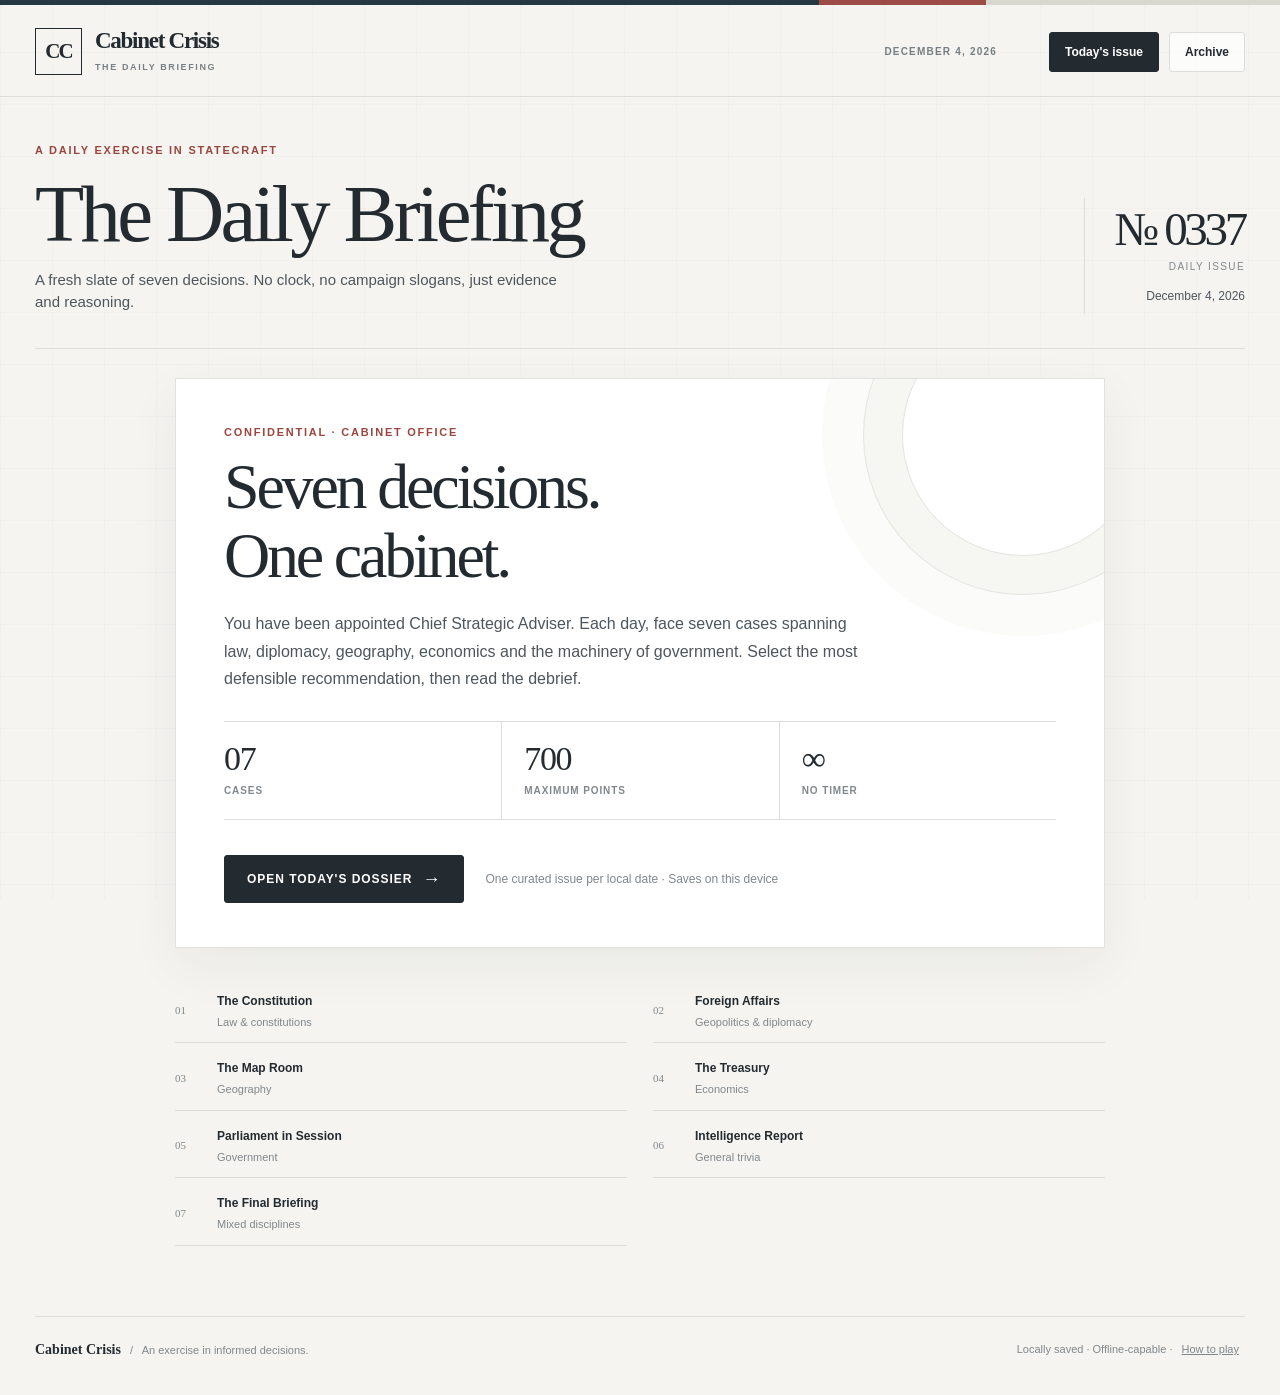
<file: cabinet-crisis-legacy/index.html>
<!doctype html>
<html lang="en">
<head>
  <meta charset="utf-8">
  <meta name="viewport" content="width=device-width, initial-scale=1, viewport-fit=cover">
  <meta name="theme-color" content="#f5f4f0">
  <meta name="description" content="Cabinet Crisis: Seven daily cases in law, diplomacy, geography, economics and government.">
  <title>Cabinet Crisis — The Daily Briefing</title>
  <style>
  :root{--paper:#f5f4f0;--white:#fff;--ink:#232a30;--ink2:#4e565d;--muted:#81878c;--line:#dcdedc;--soft:#eaeae5;--rust:#99463e;--rust-bg:#f6eae7;--green:#56725c;--green-bg:#eaf1e8;--navy:#34495b;--shadow:0 18px 50px rgba(30,41,48,.055);--serif:Georgia,'Times New Roman',serif;--sans:Inter,'Segoe UI',-apple-system,BlinkMacSystemFont,Arial,sans-serif}
  *{box-sizing:border-box}html{scroll-behavior:smooth}body{margin:0;background:var(--paper);color:var(--ink);font-family:var(--sans);line-height:1.5;-webkit-font-smoothing:antialiased}body:before{content:"";position:fixed;inset:0;z-index:-1;pointer-events:none;background-image:linear-gradient(rgba(38,48,54,.018) 1px,transparent 1px),linear-gradient(90deg,rgba(38,48,54,.018) 1px,transparent 1px);background-size:52px 52px}button{font:inherit;cursor:pointer}button:disabled{cursor:default}button:focus-visible,a:focus-visible{outline:3px solid #a26a54;outline-offset:4px}a{color:inherit}h1,h2,h3,p{margin-top:0}.serif{font-family:var(--serif);font-weight:normal;letter-spacing:-.045em}.eyebrow{font-size:11px;letter-spacing:.16em;font-weight:750;color:var(--rust);text-transform:uppercase}.muted{color:var(--muted)}.shell{width:min(1210px,calc(100% - 60px));margin:auto}.top-rule{height:5px;background:linear-gradient(90deg,#263843 0 64%,#9b4c44 64% 77%,#d8d8cf 77%)}
  .site-header{padding:23px 0 21px;border-bottom:1px solid var(--line)}.header-flex{display:flex;align-items:center;justify-content:space-between;gap:20px}.brand{display:flex;align-items:center;gap:13px;border:0;background:none;padding:0;text-align:left;color:var(--ink)}.monogram{width:47px;height:47px;border:1.5px solid var(--ink);display:grid;place-items:center;font-family:var(--serif);font-size:21px;font-weight:bold;letter-spacing:-.09em}.brand-word{font-family:var(--serif);font-size:23px;line-height:1;letter-spacing:-.055em;font-weight:bold}.brand-caption{display:block;font-size:9px;font-weight:750;letter-spacing:.18em;text-transform:uppercase;color:#798086;margin-top:6px}.header-actions{display:flex;align-items:center;gap:10px}.date-stamp{font-size:10px;font-weight:750;letter-spacing:.12em;color:#767e83;text-transform:uppercase;margin-right:12px}.nav-btn{border:1px solid var(--line);background:rgba(255,255,255,.68);border-radius:3px;padding:10px 15px;font-size:12px;font-weight:700;color:var(--ink);transition:background .2s,border-color .2s}.nav-btn:hover{background:white;border-color:#abb1b1}.nav-btn.active{background:var(--ink);color:white;border-color:var(--ink)}.streak-mini{font-size:12px;font-weight:700;color:var(--ink2);padding:10px}.streak-mini strong{color:var(--rust)}
  main{padding-bottom:70px}.hero{padding:45px 0 34px;border-bottom:1px solid var(--line);display:grid;grid-template-columns:1fr auto;gap:28px;align-items:end}.hero h1{font-size:clamp(44px,6.3vw,82px);line-height:1.01;margin:14px 0 15px;max-width:760px}.hero p{font-size:15px;color:var(--ink2);max-width:550px;margin-bottom:0}.issue-mark{text-align:right;border-left:1px solid var(--line);padding:8px 0 9px 29px;min-width:158px}.issue-num{font:normal 47px/1 var(--serif);letter-spacing:-.07em;color:var(--ink)}.issue-cap{font-size:10px;color:var(--muted);text-transform:uppercase;letter-spacing:.14em;margin-top:6px}.issue-date{font-size:12px;color:var(--ink2);margin-top:13px}.content-area{padding-top:29px}.btn{display:inline-flex;align-items:center;justify-content:center;gap:10px;padding:14px 22px;border:1px solid var(--ink);border-radius:3px;background:var(--ink);color:#fff;font-size:12px;letter-spacing:.08em;font-weight:780;text-transform:uppercase;min-height:48px;transition:transform .14s,background .14s;white-space:nowrap}.btn:hover:not(:disabled){background:#43505a;transform:translateY(-1px)}.btn.secondary{color:var(--ink);background:transparent;border-color:#bfc5c6}.btn.secondary:hover{background:white}.btn.ghost{border:0;background:transparent;color:var(--ink);padding:12px 4px}.btn:disabled{opacity:.5}.btn-sm{padding:9px 12px;font-size:11px;min-height:37px}.arrow{font-size:18px;line-height:0}.layout{display:grid;grid-template-columns:252px minmax(0,1fr);gap:30px;align-items:start}.rail{position:sticky;top:22px}.rail-head{display:flex;align-items:center;justify-content:space-between;padding:8px 0 17px;border-bottom:1px solid var(--line)}.rail-head span:first-child{font-weight:800;letter-spacing:.14em;text-transform:uppercase;font-size:10px}.rail-head span:last-child{font-size:11px;color:var(--muted)}.rail-case{display:flex;gap:13px;align-items:center;width:100%;padding:16px 10px 16px 0;border:0;border-bottom:1px solid var(--line);text-align:left;background:transparent;color:var(--ink);min-width:0;transition:background .15s}.rail-case.current{background:linear-gradient(90deg,rgba(154,70,62,.065),transparent)}.rail-case.locked{opacity:.47;cursor:default}.rail-number{font:normal 19px/1 var(--serif);min-width:30px;color:#73797e}.rail-case.current .rail-number{color:var(--rust)}.rail-copy{flex:1;min-width:0}.rail-copy b{display:block;font-size:12px}.rail-copy small{display:block;color:var(--muted);font-size:10px;margin-top:2px}.rail-status{font-size:12px;color:var(--green)}.rail-case.current .rail-status{color:var(--rust)}.rail-stats{margin-top:21px;padding:18px;border:1px solid var(--line);background:rgba(255,255,255,.55)}.rail-stats .stat-row{display:flex;justify-content:space-between;align-items:baseline;margin-bottom:9px;font-size:12px;color:var(--muted)}.rail-stats strong{color:var(--ink);font-size:18px;font-family:var(--serif);font-weight:normal}.progress-track{background:#d7dbd7;height:6px;overflow:hidden;margin-top:14px}.progress-fill{background:var(--green);height:100%;transition:width .35s}
  .paper{background:#fff;border:1px solid #e1e2df;box-shadow:var(--shadow)}.intro-card{max-width:930px;margin:0 auto;padding:45px 48px 44px;position:relative;overflow:hidden}.intro-card:before{content:"";position:absolute;right:-40px;top:-65px;width:240px;height:240px;border:1px solid #e4e5e1;border-radius:50%;box-shadow:0 0 0 38px #f6f6f3,0 0 0 39px #e4e5e1,0 0 0 80px #fbfbf9;pointer-events:none}.intro-card .big-title{font:normal clamp(38px,5vw,64px)/1.07 var(--serif);letter-spacing:-.05em;margin:13px 0 20px;max-width:580px;position:relative}.intro-card .lead{font-size:16px;line-height:1.7;max-width:635px;color:var(--ink2);position:relative}.intro-meta{display:grid;grid-template-columns:repeat(3,1fr);gap:0;margin:29px 0 35px;border-top:1px solid var(--line);border-bottom:1px solid var(--line)}.intro-meta>div{padding:20px 20px 21px 0}.intro-meta>div+div{border-left:1px solid var(--line);padding-left:22px}.intro-meta strong{display:block;font:normal 34px/1 var(--serif);letter-spacing:-.04em}.intro-meta span{display:block;text-transform:uppercase;font-size:10px;font-weight:700;color:var(--muted);letter-spacing:.09em;margin-top:7px}.introduction-footer{display:flex;align-items:center;gap:21px;flex-wrap:wrap}.subnote{font-size:12px;color:var(--muted)}.section-label{color:var(--ink);font-size:11px;text-transform:uppercase;font-weight:800;letter-spacing:.16em;border-bottom:1px solid var(--line);padding-bottom:15px;margin:0 0 15px}.preview-list{max-width:930px;margin:28px auto 0;display:grid;grid-template-columns:repeat(2,1fr);gap:0 26px}.preview-item{display:flex;align-items:center;gap:14px;padding:12px 0;border-bottom:1px solid var(--line)}.preview-count{font:normal 22px var(--serif);color:#9c4d43;min-width:28px}.preview-item b{font-size:12px}.preview-item span{font-size:11px;color:var(--muted);display:block;margin-top:2px}
  .case-paper{min-height:580px}.case-topline{border-bottom:1px solid var(--line);padding:22px 31px 18px;display:flex;align-items:center;justify-content:space-between;gap:15px}.case-topline strong{font-size:10px;letter-spacing:.16em;text-transform:uppercase;color:var(--rust)}.case-topline span{font-size:11px;letter-spacing:.1em;color:var(--muted);text-transform:uppercase}.case-body{padding:36px 45px 42px}.case-body h2{font:normal clamp(36px,4.4vw,58px)/1.04 var(--serif);letter-spacing:-.052em;margin:10px 0 20px}.case-body .prompt{font-size:17px;line-height:1.72;color:#38434b;margin:0 0 28px;max-width:780px}.case-body .case-question{font-size:17px;font-weight:750;line-height:1.5;border-left:3px solid var(--rust);padding-left:17px;margin:26px 0 23px}.evidence{display:grid;grid-template-columns:repeat(2,minmax(0,1fr));gap:11px;margin:25px 0}.evidence.single{grid-template-columns:1fr}.evidence-card{background:#f4f4f1;border:1px solid #e6e7e3;padding:17px 19px}.evidence-card h4{font-size:10px;letter-spacing:.13em;color:var(--rust);text-transform:uppercase;margin:0 0 9px}.evidence-card p{font-size:13px;line-height:1.6;margin:0;color:#4a5257}.map-outer{background:#edf1ef;border:1px solid #d8dfdb;margin:25px 0 11px;overflow:hidden;position:relative}.map-head{position:absolute;z-index:1;top:15px;left:16px;background:rgba(255,255,255,.92);padding:9px 13px;font-size:10px;letter-spacing:.13em;text-transform:uppercase;font-weight:780;box-shadow:0 2px 12px #26384316}.map-wrap{width:100%;height:295px;display:block}.map-note{position:absolute;bottom:11px;right:12px;background:#fff9;padding:7px 11px;font-size:10px;color:#50605f}.map-caption{color:var(--muted);font-size:11px;margin:0 0 17px}.answer-heading{display:flex;justify-content:space-between;gap:10px;margin:30px 0 12px;align-items:center}.answer-heading strong{font-size:10px;text-transform:uppercase;letter-spacing:.14em}.answer-heading small{color:var(--muted);font-size:11px}.answers{display:grid;grid-template-columns:1fr;gap:9px}.answer{width:100%;text-align:left;display:flex;align-items:center;gap:18px;padding:15px 17px;border:1px solid #d7dddc;background:#fff;color:var(--ink);border-radius:2px;min-height:59px;transition:background .14s,border-color .14s,transform .14s}.answer:hover:not(:disabled){border-color:#78878b;background:#f5f7f5;transform:translateX(2px)}.answer .choice-letter{width:30px;height:30px;flex:none;border:1px solid #b7bfc0;display:grid;place-items:center;font-size:11px;font-weight:800;color:#666e72}.answer .choice-copy{flex:1;font-size:14px;line-height:1.42}.answer.mark-wrong{border-color:#d9a9a3;background:var(--rust-bg)}.answer.mark-wrong .choice-letter{color:var(--rust);border-color:#bd7b70}.answer.mark-right{border-color:#91b29a;background:var(--green-bg)}.answer.mark-right .choice-letter{color:var(--green);border-color:#7c9c84}.answer:disabled{opacity:1}.answer.dimmed{opacity:.48}.answer-mark{font-size:17px;font-weight:700;color:var(--green)}.answer.mark-wrong .answer-mark{color:var(--rust)}.callout{padding:14px 18px;border:1px solid #e1bfb9;background:#fbf1ef;margin-top:14px;color:#85453f;font-size:13px}.callout.good{color:#466b51;background:#ecf3ee;border-color:#b1c9b5}.case-footer{display:flex;align-items:center;justify-content:space-between;gap:20px;flex-wrap:wrap;margin-top:24px}.hint-button{background:none;padding:11px 0;border:0;color:#7b5750;font-size:12px;text-decoration:underline;text-underline-offset:4px}.hint-box{padding:17px 19px;background:#fff6e9;border:1px solid #eddfc6;color:#705c38;font-size:13px;line-height:1.65;margin:12px 0}.debrief{margin-top:31px;padding-top:25px;border-top:1px solid var(--line)}.debrief-head{display:flex;align-items:center;justify-content:space-between;gap:12px;flex-wrap:wrap}.points-amount{font:normal 34px var(--serif);color:var(--green)}.points-amount em{font:normal 13px var(--sans);color:var(--muted);margin-left:4px}.debrief h3{font:normal 28px var(--serif);letter-spacing:-.035em;margin:14px 0}.debrief p{color:var(--ink2);font-size:14px;line-height:1.75}.fun-fact{padding:18px 22px;background:#f4f4f0;border-left:3px solid #72816d;color:#4d5650;font-size:13px;line-height:1.7;margin:21px 0 23px}.fun-fact b{font-size:10px;display:block;text-transform:uppercase;letter-spacing:.12em;color:#536553;margin-bottom:6px}.answer-summary{border-top:1px solid var(--line);margin-top:20px;padding-top:12px}.answer-summary button{border:0;background:transparent;font-size:12px;font-weight:750;padding:10px 0;color:var(--ink2);text-align:left}.breakdown-list{margin:8px 0 0;display:grid;gap:11px}.breakdown-item{padding:10px 12px;border:1px solid var(--line);font-size:12px;color:var(--ink2);line-height:1.6}.breakdown-item b{color:var(--ink);display:block;margin-bottom:3px}
  .summary-paper{padding:39px 43px 40px;max-width:900px;margin:auto}.summary-paper h2{font:normal clamp(43px,5vw,67px)/1.05 var(--serif);letter-spacing:-.053em;margin:11px 0}.summary-sub{color:var(--ink2);font-size:15px;max-width:610px}.score-hero{display:flex;align-items:center;gap:20px;margin:34px 0 29px;padding-bottom:30px;border-bottom:1px solid var(--line)}.score-hero strong{font:normal 80px/1 var(--serif);letter-spacing:-.075em}.score-hero .out-of{font:normal 24px var(--serif);color:var(--muted);margin:0 20px 0 2px}.score-hero .rank{font:normal 24px var(--serif);color:var(--rust);border-left:1px solid var(--line);padding-left:25px}.score-hero .rank small{display:block;font:750 10px var(--sans);letter-spacing:.14em;text-transform:uppercase;color:var(--muted);margin-bottom:7px}.results-grid{display:grid;grid-template-columns:repeat(7,minmax(0,1fr));gap:8px}.result-tile{padding:12px 6px 11px;text-align:center;background:#eff3ee;border:1px solid #dae5dc}.result-tile.partial{background:#f2f0e6;border-color:#e1ddc7}.result-tile.fail{background:#f8ebea;border-color:#ead7d4}.result-tile strong{display:block;font:normal 25px var(--serif);color:#425e4b}.result-tile.partial strong{color:#8d7247}.result-tile.fail strong{color:#a65a52}.result-tile span{display:block;font-size:9px;letter-spacing:.08em;text-transform:uppercase;color:#6b7471;margin-top:4px}.metrics{display:grid;grid-template-columns:repeat(3,1fr);border-top:1px solid var(--line);border-bottom:1px solid var(--line);margin:30px 0}.metric{padding:20px 15px 20px 0}.metric+.metric{border-left:1px solid var(--line);padding-left:18px}.metric strong{display:block;font:normal 34px var(--serif)}.metric span{font-size:10px;text-transform:uppercase;letter-spacing:.1em;color:var(--muted)}.summary-actions{display:flex;gap:10px;flex-wrap:wrap}.summary-review{margin-top:35px}.summary-review>button{display:flex;width:100%;justify-content:space-between;gap:15px;text-align:left;padding:13px 0;border:0;border-top:1px solid var(--line);background:transparent;color:var(--ink)}.summary-review b{font-size:13px}.summary-review small{display:block;color:var(--muted);font-size:11px;margin-top:2px}.summary-review .points{font:normal 19px var(--serif);color:var(--green)}
  .archive-paper{padding:35px 39px;max-width:930px;margin:auto}.archive-paper h2{font:normal 47px var(--serif);letter-spacing:-.05em;margin:10px 0 10px}.archive-paper .desc{color:var(--ink2);font-size:14px}.archive-entry{display:flex;align-items:center;justify-content:space-between;gap:15px;border-top:1px solid var(--line);padding:20px 0}.archive-entry h3{font:normal 22px var(--serif);margin:0}.archive-entry p{font-size:12px;color:var(--muted);margin:5px 0 0}.archive-entry-right{text-align:right}.archive-entry-right strong{font:normal 24px var(--serif);display:block;margin-bottom:7px}.archive-empty{text-align:center;padding:65px 20px;color:var(--muted)}.detail-tag{display:inline-block;font-size:10px;font-weight:800;letter-spacing:.11em;color:var(--green);border:1px solid #b4c6b4;padding:6px 10px;text-transform:uppercase;margin:12px 0}.archive-detail{padding:35px 43px;max-width:830px;margin:auto}.archive-detail .case-body{padding:16px 0}.archive-detail h2{font:normal 47px var(--serif);margin:12px 0}.breadcrumb{border:0;background:transparent;color:var(--rust);font-size:12px;font-weight:750;padding:0 0 17px}.footer{border-top:1px solid var(--line);padding:22px 0 35px;display:flex;justify-content:space-between;gap:20px;align-items:center;color:var(--muted);font-size:11px}.footer b{color:var(--ink);font-family:var(--serif);font-size:14px}.footer button{border:0;background:none;color:var(--muted);font-size:11px;text-decoration:underline}.dialog-backdrop{position:fixed;inset:0;z-index:20;background:rgba(27,35,41,.54);display:flex;justify-content:center;align-items:center;padding:20px}.dialog{width:min(490px,100%);padding:30px;background:#fff;box-shadow:0 24px 80px #0003}.dialog h2{font:normal 36px var(--serif);letter-spacing:-.04em;margin:10px 0}.dialog p,.dialog li{font-size:13px;color:var(--ink2);line-height:1.75}.dialog li{margin:9px 0}.dialog-footer{display:flex;justify-content:flex-end}.toast{position:fixed;right:26px;bottom:24px;z-index:30;background:var(--ink);color:white;padding:12px 18px;font-size:12px;box-shadow:0 12px 32px #0002;opacity:0;transform:translateY(8px);pointer-events:none;transition:.2s}.toast.shown{opacity:1;transform:translateY(0)}.no-results{padding:30px;color:var(--muted);font-size:14px}
  @media(max-width:920px){.shell{width:min(100% - 38px,1150px)}.layout{grid-template-columns:192px minmax(0,1fr);gap:17px}.case-body{padding:28px 26px 30px}.case-topline{padding:18px 24px}.rail-case{gap:8px}.rail-copy b{font-size:11px}.rail-stats{padding:12px}.hero{padding-top:35px}.date-stamp{display:none}}
  @media(max-width:720px){.site-header{padding:15px 0}.brand-word{font-size:20px}.brand-caption{font-size:8px}.monogram{width:39px;height:39px;font-size:18px}.header-actions{gap:5px}.nav-btn{padding:9px 10px;font-size:11px}.streak-mini{display:none}.hero{grid-template-columns:1fr;padding:31px 0 23px;gap:16px}.hero h1{font-size:52px}.hero p{font-size:13px}.issue-mark{display:none}.content-area{padding-top:20px}.layout{display:flex;flex-direction:column;gap:15px}.rail{position:static;width:100%}.rail-head{padding:0 0 9px}.rail-list{display:flex;overflow-x:auto;gap:7px;padding:8px 0 5px;scrollbar-width:thin}.rail-case{border:1px solid var(--line);background:#fff;min-width:44px;width:44px;height:44px;padding:0;display:grid;place-items:center;flex:none}.rail-case.current{border-color:var(--rust);background:var(--rust-bg)}.rail-number{min-width:0;font-size:18px}.rail-copy,.rail-status{display:none}.rail-stats{display:none}.case-body{padding:27px 21px 30px}.case-body h2{font-size:43px}.case-body .prompt{font-size:15px}.case-body .case-question{font-size:15px}.case-topline{padding:16px 20px}.evidence{grid-template-columns:1fr}.intro-card{padding:30px 24px}.intro-card:before{opacity:.4}.intro-card .big-title{font-size:45px}.intro-meta>div{padding:15px 6px 15px 0}.intro-meta>div+div{padding-left:10px}.intro-meta strong{font-size:30px}.intro-meta span{font-size:8px}.preview-list{grid-template-columns:1fr}.map-wrap{height:230px}.summary-paper{padding:26px 20px}.summary-paper h2{font-size:45px}.score-hero{gap:10px;flex-wrap:wrap}.score-hero strong{font-size:67px}.score-hero .rank{font-size:20px;padding-left:15px}.score-hero .out-of{margin-right:5px}.results-grid{gap:4px}.result-tile{padding:8px 2px}.result-tile strong{font-size:21px}.result-tile span{font-size:8px}.archive-paper,.archive-detail{padding:25px 20px}.archive-paper h2{font-size:40px}.footer{align-items:flex-start;flex-direction:column}.metrics{gap:5px}.metric{padding-right:5px}.metric+.metric{padding-left:11px}.metric strong{font-size:28px}}
  @media(max-width:370px){.shell{width:calc(100% - 26px)}.brand-word{font-size:18px}.brand{gap:7px}.nav-btn{font-size:10px;padding:8px 7px}.case-body h2{font-size:37px}.intro-card .big-title{font-size:38px}}
  @media(prefers-reduced-motion:reduce){*,*:before,*:after{scroll-behavior:auto!important;transition:none!important;animation:none!important}}
  </style>
</head>
<body>
<div class="top-rule"></div>
<header class="site-header"><div class="shell header-flex"><button class="brand" id="brand-home" aria-label="Cabinet Crisis, return home"><span class="monogram" aria-hidden="true">CC</span><span><span class="brand-word">Cabinet Crisis</span><span class="brand-caption">The Daily Briefing</span></span></button><div class="header-actions"><span class="date-stamp" id="header-date"></span><span class="streak-mini" id="header-streak"></span><button class="nav-btn" id="nav-today">Today's issue</button><button class="nav-btn" id="nav-archive">Archive</button></div></div></header>
<main class="shell" id="app" aria-live="polite"></main>
<footer class="footer shell"><div><b>Cabinet Crisis</b><span> &nbsp; / &nbsp; An exercise in informed decisions.</span></div><div>Locally saved · Offline-capable · <button id="about-link">How to play</button></div></footer>
<div id="overlay"></div><div class="toast" id="toast" role="status" aria-live="polite"></div>
<script>
'use strict';
const CATEGORY = [
  {key:'constitution',desk:'THE CONSTITUTION',name:'The Constitution',tag:'Law & constitutions',short:'LAW'},
  {key:'diplomacy',desk:'FOREIGN AFFAIRS',name:'Foreign Affairs',tag:'Geopolitics & diplomacy',short:'WORLD'},
  {key:'geography',desk:'THE MAP ROOM',name:'The Map Room',tag:'Geography',short:'MAP'},
  {key:'economics',desk:'THE TREASURY',name:'The Treasury',tag:'Economics',short:'ECON'},
  {key:'government',desk:'PARLIAMENT IN SESSION',name:'Parliament in Session',tag:'Government',short:'GOV'},
  {key:'wildcard',desk:'INTELLIGENCE REPORT',name:'Intelligence Report',tag:'General trivia',short:'WILD'},
  {key:'final',desk:'THE FINAL BRIEFING',name:'The Final Briefing',tag:'Mixed disciplines',short:'FINAL'}
];
function q(title,scenario,evidence,question,choices,correct,hint,explanation,insight,map){return {title,scenario,evidence,question,choices,correct,hint,explanation,insight,map:map||null};}
const BANK = {
constitution: [
q("The Emergency Decree","A prime minister announces a rule that will govern every citizen immediately. The constitution assigns lawmaking to parliament, except when a specific emergency power is lawfully invoked.",[["Cabinet note","No emergency declaration has been made."],["Legal note","Parliament has not passed the proposed measure."]],"Which objection is strongest?",["The decree is automatically valid because it concerns public safety.","The decree may lack a constitutional source of legislative authority.","Every executive policy must first win a referendum.","A court can never review an emergency measure."],1,"Separate the desirability of a policy from the legal power to enact it.","A measure needs lawful authority as well as a policy rationale. Without an applicable emergency power or parliamentary authorization, an executive cannot simply take the legislature's assigned role.","Constitutions distribute powers to institutions, not just rights to individuals."),
q("The Unwritten Right","A country's constitution protects freedom of expression. Parliament passes a law banning criticism of elected officials, and the courts have authority to review legislation.",[["Constitutional text","Freedom of expression is protected."],["Statute","Criticism of elected officials is prohibited."]],"What is the court's central question?",["Whether the ban is politically popular.","Whether ministers sincerely believe the ban is useful.","Whether the statute is compatible with the constitutional protection.","Whether another country has adopted a similar ban."],2,"Compare the legislature's action to a higher-ranking legal rule.","The court must assess whether the statutory restriction can stand under the constitution's rights framework. Popularity or foreign practice cannot alone settle constitutional validity.","Judicial review is about legal consistency, not replacing elections."),
q("Two Governments, One Road","In a federation, the constitution assigns national railways exclusively to the federal government and local streets exclusively to provinces. A new law regulates only neighbourhood street parking.",[["Federal jurisdiction","National railways"],["Provincial jurisdiction","Local streets"]],"Which level has the clearest authority under the stated constitution?",["Federal government, because roads are infrastructure.","Provincial government, because the law concerns local streets.","Both governments must approve every parking ticket.","Neither, because transport cannot be legislated."],1,"The subject of the legislation matters more than its general theme.","The law concerns local streets, which the hypothetical constitution places within provincial jurisdiction. The broader label 'transport' does not displace that express assignment.","Real federal systems often resolve harder overlapping-jurisdiction questions in court."),
q("The Missing Hearing","A licensing agency can revoke a permit for misconduct but must first give the permit-holder an opportunity to respond. It revokes a permit without notifying the holder.",[["Agency power","Revoke permits for misconduct"],["Mandatory procedure","Opportunity to respond before revocation"]],"What is the clearest procedural defect?",["The agency lacks any authority over permits.","The person was denied the required opportunity to be heard.","Licences can only be revoked by popular vote.","Any revocation is unconstitutional even after a hearing."],1,"Authority to make a decision and the procedure for making it are different questions.","Even an agency acting within its substantive mandate must follow mandatory procedures. Failure to offer the stated hearing opportunity undermines procedural fairness.","A fair procedure does not guarantee a favourable outcome."),
q("The Later Statute","Two ordinary statutes enacted by the same legislature conflict. No constitutional rule or special priority clause applies. Statute A was passed in 2001; Statute B in 2024 and clearly covers the same issue.",[["Older rule","A permits the activity."],["Newer rule","B prohibits the same activity."]],"Which interpretive principle is most relevant?",["The newer inconsistent statute ordinarily governs to the extent of conflict.","Every older statute automatically overrides later legislation.","Both conflicting rules must be enforced simultaneously.","No law can be changed after it is enacted."],0,"Consider how one legislature changes its own earlier laws.","When equally authoritative statutes are irreconcilable, the later enactment generally prevails to the extent of the inconsistency. Courts first try to reconcile legislation where possible.","The Latin phrase lex posterior derogat legi priori captures this principle."),
q("The Highest Court","A trial judge faces a legal issue already decided in a binding decision of the highest court in the same jurisdiction. No relevant legal change has occurred.",[["Precedent","Higher court judgment directly governs the issue."],["New case","Relevant facts and legal rule match."]],"What should the trial judge ordinarily do?",["Follow the binding higher-court decision.","Choose whichever outcome is more popular.","Disregard precedent if the judge would have decided differently.","Refer every case to the legislature for a vote."],0,"Think about hierarchy within the judicial system.","Under vertical stare decisis, lower courts ordinarily apply binding legal rulings from higher courts in the same jurisdiction, even when they personally disagree.","Courts can distinguish precedents when materially relevant facts or law differ."),
q("A Trial by Headlines","A criminal defendant is presumed innocent. Public opinion polls show that 90% of respondents think the defendant committed the offence, but admissible evidence has not yet been assessed.",[["Criminal law","Prosecution bears the burden of proof."],["Public survey","90% believe the accusation."]],"Which statement follows?",["The poll proves guilt beyond reasonable doubt.","The defendant must prove innocence because the poll is decisive.","The prosecution still must establish guilt using admissible evidence.","Criminal burdens of proof are determined by newspaper circulation."],2,"A perception of guilt is not the same as legal proof.","The presumption of innocence and burden on the prosecution are not displaced by public opinion. A court determines guilt from the evidence and applicable standard of proof.","This is one reason courts limit prejudicial publicity around trials."),
q("The Treaty and the Statute","Assume a country's constitution requires a separate domestic statute before treaties can create enforceable rights in its courts. The government signs a treaty but passes no implementing statute.",[["Constitutional rule","Treaties require domestic implementing legislation."],["Government action","A treaty was signed; no statute was passed."]],"What follows in domestic court under the stated rule?",["Signature alone automatically makes every provision enforceable.","The treaty does not yet create the specified directly enforceable domestic rights.","The treaty becomes part of the constitution by default.","The domestic parliament loses its lawmaking powers."],1,"International commitment and domestic enforceability can be different.","The hypothetical system requires implementing legislation for domestic judicial enforcement. A state may incur international obligations while domestic courts still lack the needed legal instrument.","Countries vary substantially in how treaties interact with domestic law."),
q("An Unequal Rule","A hypothetical constitution says citizens in equivalent circumstances must receive equal legal treatment unless a difference is justified. A city charges one group double for the same permit solely because of their surname.",[["Constitutional rule","Equivalent cases need justified distinctions."],["Permit policy","Price turns entirely on surname."]],"What is the principal constitutional concern?",["The rule may be arbitrary unequal treatment without a justification.","All permit fees must be identical for every service.","A local government can never set permit prices.","Every difference between people is automatically illegal."],0,"Ask whether the distinction relates to a legitimate policy reason.","Charging differently based only on surnames has no stated connection to the permit service or legitimate purpose and is vulnerable under the specified equality requirement.","Equality rules often permit meaningful distinctions, such as discounts based on income."),
q("The Judicial Appointment","The constitution requires the head of state to appoint judges on the recommendation of an independent commission. The head of state makes an appointment without any recommendation.",[["Constitutional requirement","Commission recommendation is mandatory."],["Action","The head of state acted alone."]],"What is the best legal assessment?",["The appointment is unquestionably valid because heads of state are ceremonial.","The appointment is defective because a mandatory prerequisite was omitted.","Only parliament may appoint every judge in every system.","Recommendations are never legally significant."],1,"Look for the compulsory procedural condition.","The appointment procedure forms part of the distribution of constitutional authority. Omitting a mandatory recommendation makes the appointment legally vulnerable.","Appointment rules help buffer judicial selection from unilateral political control."),
q("The Closed Courtroom","A constitution guarantees public criminal trials but permits closed proceedings only when a judge makes specific findings of a serious safety risk. A prosecutor orders a trial closed to avoid embarrassing testimony.",[["Exception","Specific judicial findings of serious safety risk"],["Closure reason","Avoiding embarrassment to officials"]],"Which conclusion is strongest?",["The closure meets the stated exception automatically.","A prosecutor can replace the court's safety findings.","The closure lacks the specified basis and authorized decision-maker.","The public-trial guarantee excludes all criminal cases."],2,"Check both who may act and on what grounds.","The stated exception requires a judge's safety findings. A prosecutor's desire to avoid embarrassment provides neither the required decision-maker nor the required justification.","Open justice is often understood to protect public scrutiny of courts."),
q("A Rights Limitation","In a hypothetical rights charter, restrictions on assembly must pursue a legitimate goal and be no broader than necessary. A city prohibits all outdoor gatherings for a year to prevent traffic during one annual parade.",[["Legal test","Legitimate goal and necessary, tailored restriction"],["Policy","Year-long ban for a one-day traffic concern"]],"Where is the most obvious weakness?",["The objective of managing traffic can never be legitimate.","The restriction appears much broader than needed for the identified problem.","Constitutional rights always prohibit traffic rules.","Any law lasting one year is invalid by definition."],1,"Consider the relationship between the scale of the problem and the scale of the remedy.","A year-long ban on all gatherings seems poorly tailored to a one-day parade. Even a valid purpose does not automatically justify an excessively broad restriction.","Proportionality analyses often distinguish purpose, effectiveness, necessity, and overall balance.")
],
diplomacy: [
q("The Security Council Vote","The UN Security Council is voting on a substantive resolution. Fourteen members vote in favour, but one permanent member votes against.",[["Voting rule","Substantive decisions require no veto from a permanent member."],["Ballot","14 in favour; 1 permanent member against."]],"What happens to the resolution?",["It passes because a simple majority supported it.","It passes because only abstentions can block it.","It fails because a permanent member used its veto.","It is automatically sent to the International Court of Justice."],2,"The number of supporters is not the only condition for adoption.","For a substantive Security Council decision, a negative vote from a permanent member blocks adoption even when the other fourteen members support it.","The five permanent members are China, France, Russia, the United Kingdom, and the United States."),
q("The Consular Call","A traveller is arrested abroad and asks to contact their country's consulate. The receiving state is party to the Vienna Convention on Consular Relations, and no special exception applies.",[["Request","The arrested foreign national asks for consular contact."],["Convention","Consular communication and notification protections apply."]],"What is the best response by local authorities?",["Refuse all contact because foreign nationals have no consular rights.","Inform the traveller of the right and facilitate the requested consular communication.","Release the traveller immediately regardless of the alleged offence.","Ask the foreign embassy to conduct the criminal trial."],1,"Consular assistance is not a substitute for the local legal system.","The Convention establishes consular communication protections, including notification of consular officials when the detained person requests it. It does not itself confer immunity from prosecution.","Consulates can help detained nationals find legal assistance, but do not act as their judges."),
q("The Ambassador's Arrest","An accredited ambassador enjoys diplomatic immunity under the Vienna Convention on Diplomatic Relations. The host state suspects a crime and wants the diplomat removed without consent from the sending state.",[["Status","Accredited diplomatic agent"],["Host state's goal","End the person's diplomatic role in its territory"]],"Which measure is generally available?",["Declare the diplomat persona non grata.","Impose a criminal sentence in the host court without immunity waiver.","Confiscate all property of the sending state.","Cancel the sending state's UN membership."],0,"An unwelcome diplomat can be expelled without being criminally tried locally.","The receiving state may declare a diplomat persona non grata and require recall or termination of functions. Diplomatic immunity normally prevents local criminal prosecution absent a waiver.","Persona non grata is a Latin term meaning 'unwelcome person'."),
q("A Treaty Reservation","A state signs a multilateral treaty and proposes to exclude the effect of one provision. Assume the treaty permits reservations and the proposed reservation is compatible with its object and purpose.",[["Action","The state excludes a provision's legal effect for itself."],["Treaty framework","The stated reservation is permitted."]],"What is the action called?",["Accession","Reservation","Arbitration","Ratification"],1,"It concerns the scope of legal obligations, not the method of joining a treaty.","A reservation is a unilateral statement intended to exclude or modify a treaty provision's legal effect for the reserving state, where the relevant treaty law permits it.","Treaties can restrict or prohibit reservations, especially to core obligations."),
q("The Neutral Mediator","Two countries dispute a river border. Both agree to negotiations assisted by a third state, but they refuse to grant that third state power to issue a binding ruling.",[["Consent","Third state may help them negotiate."],["Limit","Third state has no power to impose an outcome."]],"Which process best matches the arrangement?",["Mediation","Binding arbitration","Adjudication by an international court","Annexation"],0,"Look at whether the outsider facilitates or decides.","Mediation helps parties negotiate toward a mutually accepted settlement. Arbitration or adjudication typically involves submission to a decision-making body with an agreed legal role.","Diplomatic settlements often depend on continuing consent, not simply legal victory."),
q("The International Court","State A wants the International Court of Justice to decide a legal dispute with State B. B has not consented to the Court's jurisdiction by treaty, declaration, or a case-specific agreement.",[["Court","International Court of Justice"],["Jurisdiction","No applicable consent from State B"]],"What is the primary obstacle?",["The ICJ never hears disputes between states.","The Court generally needs a jurisdictional basis founded on state consent.","The Court can hear only trade disputes.","State A must first win a vote in its own parliament."],1,"Distinguish a court's existence from its authority over particular parties.","In contentious cases, the ICJ generally requires a recognized basis of state consent to its jurisdiction. One state's wish to litigate does not alone establish authority over another.","ICJ advisory opinions follow a different procedure from contentious state-to-state cases."),
q("The Collective Defence Clause","An alliance treaty says that an attack on one member triggers a duty for each ally to take action it deems necessary, which may include armed force. A member is attacked.",[["Treaty wording","Each member chooses what action it deems necessary."],["Event","An armed attack on a member has occurred."]],"Which statement best reflects the treaty wording?",["Every member is automatically required to declare war.","Members have an obligation to respond, but the particular response is not automatically identical.","No member has any obligation to react.","The attacked state loses its independent government."],1,"Read the difference between a duty to act and a specified kind of action.","A clause requiring each ally to take the action it deems necessary creates a response obligation without mandating an identical military step by every ally.","NATO's Article 5 uses wording that allows allies to determine their necessary actions."),
q("The Sanctions Loophole","Several states agree to prohibit the export of specific components to Country X. One state continues to sell the same components through an intermediary that immediately forwards them to X.",[["Agreement","The components must not reach Country X through exports."],["Trade chain","Seller → intermediary → X"]],"What is the central compliance concern?",["The indirect route may circumvent the agreed export restriction.","An intermediary always makes any restricted export lawful.","Sanctions never regulate components.","Only goods shipped by aircraft can violate sanctions."],0,"Trace the final destination, not just the first invoice.","If the agreed restriction covers indirect exports or circumvention, routing controlled goods through an intermediary does not necessarily avoid the restriction.","Sanctions compliance often includes screening end users and beneficial ownership."),
q("The Recognition Dispute","A newly established authority controls a territory, but another state refuses to recognize it as a government. The authority claims recognition is obligatory whenever it wins a local election.",[["Claim","Election victory automatically compels recognition."],["Foreign policy","The other state has withheld recognition."]],"What is the most defensible response?",["Every election automatically creates an internationally recognized state.","Recognition is a political and legal act not mechanically compelled by any election.","Recognition can happen only by UN Security Council vote.","A territory without recognition cannot contain a population."],1,"Distinguish domestic elections from external relations between states.","Recognition of states or governments involves legal and diplomatic considerations; winning an election does not automatically require every other country to extend recognition.","There is no single worldwide procedure that all countries use to recognize governments."),
q("The Transit Passage","Two states sign an agreement granting each other's commercial vessels access through a designated waterway. A later dispute arises, but the treaty has no suspension clause and neither party invokes a recognized legal basis to suspend it.",[["Agreement","Reciprocal commercial access"],["Dispute","Political relations deteriorate without a suspension basis."]],"Which position is most defensible?",["Political disagreement automatically cancels every treaty.","The agreed obligations ordinarily remain binding pending a lawful change.","A treaty ceases to exist whenever a minister changes.","Domestic television coverage decides treaty validity."],1,"What is the default legal status of a valid agreement?",
"An agreement continues to bind parties unless it is lawfully terminated, modified, or suspended. An unrelated diplomatic dispute does not itself erase treaty duties.","The phrase pacta sunt servanda expresses the principle that agreements must be kept."),
q("The Observer Mission","A multilateral organization offers to monitor a ceasefire. Both parties consent to observers who can report violations but cannot force compliance.",[["Mandate","Observe and report"],["Authority","No enforcement power"]],"What is the mission's primary function?",["Impose criminal penalties on commanders.","Document and report whether the agreed ceasefire is being observed.","Replace the government in both countries.","Rewrite borders without the parties' consent."],1,"Look at what the mandate authorizes, rather than what a stronger mission might do.","A monitoring mission with observation and reporting powers gathers and communicates evidence. Enforcement or boundary revision would require further legal authority.","Independent observation can reduce disputes about what happened, even without coercive powers."),
q("The Diplomatic Note","Country A sends Country B a formal diplomatic note protesting a border incident. B treats the note as an automatic declaration of war.",[["Message","A formal written protest"],["No announcement","No declaration of war or use of force"]],"Which assessment is best?",["A protest note is not, by itself, a declaration of war.","Every formal diplomatic note declares war.","Diplomatic notes are always legally meaningless.","A protest obligates the UN to expel both countries."],0,"Not all official messages change the legal state of relations in the same way.","A diplomatic protest communicates a government's objection and may preserve its legal position; it does not automatically initiate hostilities or constitute a declaration of war.","Diplomatic notes can serve as formal records of positions in later disputes.")
],
geography: [
q("The Oil Chokepoint","A shipping firm transports oil from the Persian Gulf to the Indian Ocean. The captain needs the narrow outlet between Iran and Oman.",[["Origin","Persian Gulf"],["Destination","Gulf of Oman and Arabian Sea"]],"Which waterway should the briefing identify?",["Strait of Hormuz","Strait of Gibraltar","Dardanelles","Strait of Malacca"],0,"Focus on the exit from the Persian Gulf itself.","The Strait of Hormuz links the Persian Gulf with the Gulf of Oman and the Arabian Sea. The other straits connect different bodies of water.","It is one of the world's most strategically consequential maritime chokepoints.",{lat:26.6,lon:56.5,region:"Arabian Peninsula",width:150}),
q("The Two-Ocean Shortcut","A ship must travel from the Atlantic coast of Central America to the Pacific without rounding South America. Its route passes through an artificial canal.",[["Start","Caribbean side of Central America"],["End","Pacific side of Central America"]],"Which canal provides the connection?",["Suez Canal","Panama Canal","Kiel Canal","Corinth Canal"],1,"The required canal crosses an isthmus, rather than a continent.","The Panama Canal crosses the Isthmus of Panama and connects the Atlantic and Pacific ocean systems. Suez links the Mediterranean and Red seas.","Ships use locks to navigate the Panama Canal's elevation differences.",{lat:9.1,lon:-79.7,region:"Central America",width:175}),
q("The Mediterranean Exit","A commercial ship sails from the Mediterranean Sea into the Atlantic Ocean without travelling through a canal. Which narrow passage will it use?",[["Origin","Mediterranean Sea"],["Destination","Atlantic Ocean"]],"Identify the passage.",["Strait of Gibraltar","Strait of Hormuz","Bering Strait","Bab el-Mandeb"],0,"Look between southern Europe and northern Africa.","The Strait of Gibraltar lies between Spain and Morocco and is the natural connection between the Mediterranean and the Atlantic.","At its narrowest, the strait is only about 14 kilometres wide.",{lat:36,lon:-5.6,region:"Western Mediterranean",width:150}),
q("The Eastern Gate","A tanker has just transited the Suez Canal into the Red Sea and is heading toward the Gulf of Aden. It must pass between Yemen and the Horn of Africa.",[["Northern point","Red Sea"],["Southern point","Gulf of Aden"]],"Which chokepoint comes next?",["Bosporus","Strait of Magellan","Bab el-Mandeb","Strait of Dover"],2,"The passage is at the southern entrance to the Red Sea.","Bab el-Mandeb connects the Red Sea and the Gulf of Aden between the Arabian Peninsula and the Horn of Africa.","Disruptions near this passage can affect traffic bound for the Suez Canal.",{lat:12.6,lon:43.3,region:"Southern Red Sea",width:160}),
q("Europe Meets Asia","A vessel travels from the Black Sea toward the Sea of Marmara through a narrow strait that passes through Istanbul.",[["From","Black Sea"],["To","Sea of Marmara"]],"Which strait is it crossing?",["Bosporus","Dardanelles","Strait of Messina","English Channel"],0,"Think about which of Turkey's two famous straits touches the Black Sea.","The Bosporus connects the Black Sea to the Sea of Marmara. The Dardanelles connects the Sea of Marmara to the Aegean Sea.","The Bosporus runs through Istanbul, a city spanning two continents.",{lat:41.1,lon:29.1,region:"Northwestern Türkiye",width:130}),
q("The Rain Shadow","Moist air moves from a Pacific coast up a north-south mountain range. It cools and loses much of its moisture on the windward side before descending eastward.",[["Wind","From the Pacific toward the mountains"],["Effect","Air descends and warms beyond the crest"]],"Which side is more likely to be dry?",["Windward western slope","Leeward eastern slope","Both sides always receive equal precipitation","Only the highest summit"],1,"Follow what happens after the air has already released much of its moisture.","Descending leeward air warms, lowering relative humidity and often producing a dry rain shadow. The windward side tends to receive more orographic precipitation.","The Andes contribute to major climate contrasts in South America.",{lat:-28,lon:-70.5,region:"Central Andes",width:200}),
q("A Landlocked Exporter","A landlocked country wants to ship machinery to an overseas buyer. It has no territorial access to any ocean but has a rail agreement with a coastal neighbour.",[["Geography","No coastline"],["Infrastructure","Rail line reaches a foreign seaport"]],"Which route is geographically possible?",["Use a seaport in the neighbouring country under the transit agreement.","Sail directly from an inland capital to the ocean on the open sea.","Avoid crossing any international border to reach an ocean port.","Export by sea without using a port or connecting waterway."],0,"A lack of coastline is different from a lack of access through neighbours.","Landlocked states can move cargo overland to ports in other countries using transit agreements. They cannot reach a sea port solely across their own territory.","Many landlocked countries depend on cross-border transport corridors."),
q("The Upstream Reservoir","Country A builds a dam upstream from Country B on a river that crosses their border. A drought reduces water availability, and A retains more water in its reservoir.",[["River direction","A → B"],["Action","A retains more upstream water"]],"Which immediate geographic consequence is most plausible?",["Less water may reach downstream Country B.","More water must reach B because it is downstream.","The river automatically reverses direction.","The international boundary moves with the reservoir level."],0,"Track the direction of flow and the water retained before it crosses the border.","Water stored upstream may reduce downstream flow, especially during a drought. The precise amount depends on releases, tributaries, and other conditions.","Shared rivers require coordination because decisions made upstream affect downstream users."),
q("The Meridian Puzzle","Two cities lie near the same latitude, but City A is at 15°E and City B is at 45°E. Assume standard solar time and ignore legal time-zone boundaries.",[["City A","15° east longitude"],["City B","45° east longitude"]],"How does local solar noon compare?",["B reaches solar noon about two hours before A.","B reaches solar noon about two hours after A.","They reach solar noon together because their latitudes match.","Their solar noons are twelve hours apart."],0,"Earth rotates 360 degrees in roughly 24 hours.","A 30-degree eastward longitude difference corresponds to about two hours of solar time. Eastern locations encounter the Sun's noon position earlier.","Political time zones can differ considerably from local solar time."),
q("A Northern Route","A ship sails from the North Atlantic toward the Baltic Sea. It must pass through the waterway between Denmark and Sweden linking the Kattegat and the Baltic area.",[["Route","Kattegat toward Baltic Sea"],["Narrow passage","Between Zealand and southern Sweden"]],"Which passage fits?",["Øresund","Strait of Gibraltar","Strait of Hormuz","Bering Strait"],0,"Focus on the sea approaches to Scandinavia.","Øresund (the Sound) separates Denmark's island of Zealand from Sweden and forms an important Baltic approach.","The Øresund Bridge connects Copenhagen and Malmö.",{lat:55.7,lon:12.8,region:"Scandinavia",width:140}),
q("An Ocean Boundary","A fisheries dispute concerns the line exactly 200 nautical miles offshore. Both sides assume a normal baseline and no overlapping maritime claims. What zone are they discussing?",[["Distance","200 nautical miles from the baseline"],["Subject","Resource rights at sea"]],"Which maritime zone is most directly implicated?",["Exclusive economic zone","Territorial sea of 12 nautical miles","Contiguous zone of 24 nautical miles","Airspace above the inland capital"],0,"Think about coastal resource rights beyond the territorial sea.","The exclusive economic zone can extend up to 200 nautical miles from the baseline under the law of the sea, subject to relevant geographic and legal limitations.","EEZ resource rights are not identical to complete territorial sovereignty."),
q("The Canal Detour","A ship goes from the Mediterranean to the Indian Ocean through the Red Sea. If the Suez Canal is unavailable, which sea route around Africa is the classic alternative?",[["Origin","Mediterranean region"],["Destination","Indian Ocean"],["Constraint","Suez Canal closed"]],"Which landmark does the detour round?",["Cape of Good Hope","Cape Horn","Cape Cod","Cape Hatteras"],0,"The alternate route goes south around Africa, not around the Americas.","Rounding the Cape of Good Hope takes ships around southern Africa to reach the Indian Ocean without using Suez.","Major shipping disruptions can make this much longer route economically worthwhile.",{lat:-34.4,lon:18.5,region:"Southern Africa",width:160})
],
economics: [
q("The Currency Shock","Your country imports most of its oil, priced internationally in US dollars. Its currency depreciates by 15% against the dollar while the dollar price of oil stays constant.",[["Exchange rate","Domestic currency loses value against USD"],["Oil price","Unchanged in dollars"]],"Which effect is most likely in the short run?",["The local-currency import cost of oil rises.","The local-currency import cost of oil falls.","The world dollar price of oil must rise.","Oil imports become free of exchange-rate risk."],0,"Consider how many units of local currency are now needed to buy one dollar.","A weaker domestic currency means more local currency is needed for the same dollar-priced oil shipment. That raises the local-currency cost, all else equal.","Imported inflation can occur even when the foreign-currency price of a good is stable."),
q("The Price Ceiling","A city legally caps apartment rent below the market-clearing rent in a simple competitive model. The supply curve slopes up and the demand curve slopes down.",[["Policy","Binding maximum price below equilibrium"],["Market","Demand exceeds supply at the capped price"]],"Which immediate outcome does the model predict?",["A shortage of rental units at the controlled price.","A guaranteed housing surplus.","No change to quantity demanded or supplied.","All landlords automatically build more apartments."],0,"Compare quantities demanded and supplied at the capped price.","Below-equilibrium price ceilings tend to produce excess demand: more people want units than owners offer at that price, creating a shortage in the stylized model.","Actual housing outcomes also depend on exemptions, construction incentives and market conditions."),
q("The Two Workshops","Workshop A can make 12 tables or 6 chairs per day. Workshop B can make 8 tables or 8 chairs. Both have constant trade-offs and can exchange goods.",[["Workshop A","12 tables or 6 chairs"],["Workshop B","8 tables or 8 chairs"]],"Who has the comparative advantage in making chairs?",["Workshop A","Workshop B","Neither; their opportunity costs are identical.","It cannot be determined from production possibilities."],1,"Compare how many tables each workshop gives up to make one chair.","A sacrifices 2 tables per chair; B sacrifices 1 table per chair. B has the lower opportunity cost and therefore the comparative advantage in chairs.","Comparative advantage depends on opportunity cost, not simply which workshop makes the most of everything."),
q("The Bond Market","A fixed-coupon government bond pays $50 each year. Its market price drops from $1,000 to $800 while the annual coupon stays fixed.",[["Annual coupon","$50"],["Price movement","$1,000 → $800"]],"What happens to the bond's current yield?",["It rises from 5% to 6.25%.","It falls from 6.25% to 5%.","It remains at 5%.","It becomes negative."],0,"Current yield relates annual coupon income to market price.","At $1,000, $50/$1,000 = 5%. At $800, $50/$800 = 6.25%. A bond's current yield moves inversely to its price when the coupon is unchanged.","Current yield is not the same as yield to maturity, which also includes price changes through redemption."),
q("The Tariff Brief","A country introduces an import tariff on otherwise identical foreign goods. Assume normal upward domestic supply and downward domestic demand, and no retaliation.",[["Policy","Tax on imported goods"],["Market model","Competitive domestic market"]],"Which group most directly faces pressure from a higher domestic price?",["Domestic consumers purchasing the affected goods.","Only unrelated foreign tourists.","Nobody, because the tariff cannot change prices.","All consumers automatically receive an equal cash rebate."],0,"A tax on imports changes the cost of obtaining imported products.","Import tariffs commonly raise the domestic price of covered goods, hurting buyers while potentially helping competing domestic producers. The exact effects depend on market details.","A tariff's legal payer and its ultimate economic burden need not be the same actor."),
q("The Central Bank","An economy faces inflation well above its target. The central bank raises its policy interest rate; assume conventional transmission and no major offsetting shocks.",[["Goal","Reduce inflationary demand pressure"],["Policy","Higher short-term interest rates"]],"Which channel is most consistent with the policy?",["Borrowing tends to become costlier, moderating spending and investment.","Borrowing automatically becomes free.","Every asset price must increase immediately.","The government must eliminate all taxes."],0,"Think about the cost of financing consumption and investment.","Higher policy rates generally raise financing costs and restrain interest-sensitive spending, which can reduce demand pressure on prices over time.","Monetary policy can operate with substantial lags and does not directly set every consumer price."),
q("The Factory's Smoke","A factory releases pollution that harms nearby households. The factory and households do not trade compensation, and the pollution cost is absent from the factory's private production decisions.",[["Private cost","Excludes health and property damage"],["Public effect","Nearby households bear additional costs"]],"What problem best describes the situation?",["A negative externality","A positive network effect","A perfectly internalized cost","A purely private benefit with no spillover"],0,"Ask whether a production decision imposes costs on people outside the transaction.","Pollution imposes an uncompensated cost on third parties, so the social cost can exceed the firm's private cost. That is a negative externality.","Pigouvian taxes aim to make decision-makers account for external costs."),
q("Nominal Versus Real","A worker's nominal salary rises by 4% over a year while the price level rises by 6%. Assume these rates measure comparable periods.",[["Nominal wage growth","+4%"],["Inflation","+6%"]],"What happens to the worker's purchasing power?",["It increases by about 2%.","It decreases by about 2%.","It remains exactly unchanged.","It increases by 10%."],1,"Compare salary growth to price growth rather than adding them.","Real income changes by roughly 4% − 6% = −2%. More precisely, 1.04/1.06 − 1 ≈ −1.89%, so purchasing power falls.","Nominal pay increases can coexist with declining real living standards."),
q("A Budget Deficit","A government receives $90 billion in revenue and spends $105 billion over the same fiscal year. Ignore financing costs outside these totals.",[["Revenue","$90 billion"],["Expenditure","$105 billion"]],"Which fiscal result follows?",["A $15 billion deficit","A $15 billion surplus","A balanced budget","A $195 billion deficit"],0,"Compare expenditure with revenue in the same period.","The deficit is $105 billion − $90 billion = $15 billion. A deficit describes the year's shortfall, not the total stock of public debt.","Government debt can rise due to repeated deficits and other financing adjustments."),
q("The Supply Shock","A severe frost destroys part of a country's coffee crop. Demand for coffee remains unchanged, and the market is competitive.",[["Supply","Shifts left"],["Demand","Unchanged"]],"Which price-and-quantity response is predicted by the basic model?",["Higher price, lower quantity","Lower price, higher quantity","Higher price, higher quantity","Lower price, lower quantity"],0,"Identify how the equilibrium changes when sellers have less to offer.","A leftward shift of the supply curve with unchanged demand raises the equilibrium price and reduces the quantity traded.","Bad harvests can cause food-price inflation even without a rise in consumer demand."),
q("The Sunk Cost","A city has spent $8 million on an incomplete project. Finishing costs another $5 million and would create only $3 million in additional benefits. Canceling costs nothing more, and the sunk $8 million cannot be recovered.",[["Remaining cost","$5 million"],["Additional benefit","$3 million"]],"Under a narrow cost-benefit calculation, what is the rational next step?",["Finish because $8 million has already been spent.","Cancel because the remaining costs exceed remaining benefits.","Finish because all projects create equal value.","Spend another $8 million before deciding."],1,"A past, unrecoverable expense is not changed by today's choice.","The relevant incremental comparison is $3 million in future benefits versus $5 million in remaining costs. The historical $8 million is sunk and should not drive the choice.","The 'sunk-cost fallacy' also appears in everyday choices like finishing a bad movie."),
q("The Tax Incidence","A market has extremely inelastic demand but relatively elastic supply. A per-unit tax is imposed on sellers, and the market remains competitive.",[["Demand","Buyers barely change quantity in response to price"],["Supply","Sellers respond more strongly to price"]],"Who is likely to bear more of the economic burden?",["Buyers","Sellers","Exactly half each in every market","Only the tax authority"],0,"The less responsive side of a market generally has fewer ways to avoid the tax.","With demand much less elastic than supply, buyers generally bear most of a tax through higher prices, regardless of which side formally remits it.","Statutory tax incidence and economic tax incidence are different concepts.")
],
government: [
q("The Confidence Vote","A parliamentary system requires the prime minister's government to maintain the elected chamber's confidence. The chamber passes an explicit no-confidence motion, and the constitution provides resignation or an election as the available routes.",[["Vote","No confidence passed"],["Constitution","Government must retain lower-house confidence"]],"What must happen next under these rules?",["The cabinet continues indefinitely as if nothing happened.","The government must take one of the constitutionally available routes: resignation or an election.","Every member of parliament loses citizenship.","The opposition leader automatically becomes a hereditary monarch."],1,"Focus on the condition required for the government to remain in office.","The governing cabinet has lost a required basis of parliamentary legitimacy and must follow the system's constitutional process, such as resigning or seeking a dissolution.","A confidence vote differs from an ordinary policy vote because it can determine whether a government survives."),
q("The Seat Bonus","In a first-past-the-post electoral district, Candidate A receives 38%, B receives 35%, and C receives 27%. One seat is awarded to the candidate with the most votes.",[["A","38%"],["B","35%"],["C","27%"]],"Who wins the seat?",["Candidate A","Candidate B","Candidates A and B split it.","Nobody, because no one received 50%."],0,"A plurality is not necessarily a majority.","First-past-the-post awards the seat to the candidate with the most votes. A's 38% is a plurality, even though 62% voted for other candidates.","Seat shares under single-member plurality rules can differ greatly from national vote shares."),
q("The Threshold","A legislature allocates seats proportionally among parties receiving at least 5% of the national vote. A party receives 4.8%, and there are no district-seat exceptions.",[["Electoral rule","Minimum 5% to enter seat allocation"],["Party result","4.8%"]],"What is the party's outcome under the stated system?",["It is excluded from proportional seat allocation.","It automatically receives exactly 4.8% of seats.","It gains a bonus seat for coming close.","It controls the upper chamber."],0,"The threshold is a condition for participating in allocation.","A vote share below a strict 5% eligibility threshold does not qualify the party for proportional seat allocation under the stated rules.","Electoral thresholds can reduce fragmentation while leaving some voters without representation."),
q("A Fragile Majority","A 100-seat chamber requires more than half its seats for a majority. Party A has 44, B has 32, C has 18 and D has 6.",[["Seat totals","A 44 · B 32 · C 18 · D 6"],["Majority","At least 51 seats"]],"Which two-party coalition would have a majority?",["A + D","B + C","A + C","C + D"],2,"Add the partners' seats and compare with the majority threshold.","A + C holds 44 + 18 = 62 seats. A + D has 50; B + C has 50; C + D has 24. Only A + C clears 50.","Coalition arithmetic is a central part of politics in many parliamentary democracies."),
q("The Two Chambers","A bill must pass both chambers in identical text before being sent to the head of state. The lower house approves an amended version; the upper house has approved only the original version.",[["Procedure","Both chambers must approve identical text"],["Votes","Lower: amended · Upper: original"]],"What is still required?",["The chambers must reconcile and approve the same text.","The bill is law because each chamber voted on some version.","The bill can never be amended in any legislature.","A court must write the final bill text itself."],0,"The requirement concerns agreement on the same legislative language.","Separate approval of different versions does not satisfy a bicameral identical-text requirement. The bill needs a process that produces common approved text.","Legislatures often use further amendments or conference-style procedures to resolve differences."),
q("The Royal Assent","In a constitutional monarchy, a bill has passed the elected legislature but has not received the formal royal assent required by the constitution.",[["Legislative vote","Completed"],["Enactment requirement","Royal assent still pending"]],"What is the most precise conclusion?",["The bill has completed every required step.","The constitutionally required enactment process remains incomplete.","The courts must now hold a referendum.","The elected legislature is automatically dissolved."],1,"Distinguish parliamentary approval from formal enactment.","If the constitution makes royal assent a necessary step, a bill that lacks assent has not completed the process to become law.","In modern parliamentary monarchies the assent is usually a formal constitutional step."),
q("The Oversight Hearing","A parliamentary committee requests financial records from a department under a rule authorizing legislative oversight. The minister claims oversight committees can only debate bills.",[["Committee mandate","Includes scrutiny of departmental spending"],["Request","Financial records linked to spending"]],"What best explains the committee's role?",["Oversight can include questioning and investigating executive administration.","Committees may review only proposed legislation, never spending.","The committee becomes the executive branch when it requests information.","Oversight requires the committee to convict a minister of a crime."],0,"Legislatures do more than pass new statutes.","Legislative oversight can involve examining spending, questioning officials and investigating how the executive implements law. It is not limited to bill drafting.","The power to scrutinize spending is a major tool of democratic accountability."),
q("The Quorum Problem","A council has 21 members. Its rules say at least 11 must be present to conduct business. Only 10 attend a meeting where all present support a motion.",[["Rule","Quorum: 11"],["Attendance","10 members"]],"What is the central problem with passing the motion?",["The motion lacks the required quorum.","The vote is valid because everyone present agrees.","The quorum can be ignored whenever a motion is popular.","The council must have exactly 21 people present."],0,"A majority of those present is not the same as having enough people present.","Because only ten members are present, the meeting lacks its minimum quorum of eleven. Unanimity among the ten cannot repair the missing prerequisite.","Quorum rules prevent small groups from taking decisions on behalf of much larger bodies."),
q("The President's Veto","A hypothetical presidential constitution permits the legislature to override a veto only with two-thirds of the entire 90-member chamber. A vetoed bill receives 59 votes to override.",[["Required votes","Two-thirds of 90"],["Actual votes","59"]],"Does the override succeed?",["Yes, because 59 is over half of 90.","No, because 60 votes are needed.","Yes, because 59 is more than two-thirds of 80.","No, because all 90 members must agree."],1,"Calculate the required supermajority using the full chamber's membership.","Two-thirds of 90 is 60. With only 59 votes, the chamber misses the stated threshold by one, so the veto stands.","Constitutional supermajorities are often designed to require wider agreement than ordinary laws."),
q("The Civil Service","A government hires permanent tax administrators through competitive examinations. A new minister wants to replace every administrator with a campaign volunteer, despite a law requiring merit-based appointments.",[["Public-service statute","Merit-based hiring required"],["Ministerial plan","Replace staff on partisan loyalty alone"]],"Which principle is most directly threatened?",["A politically neutral, merit-based civil service","The right of ministers to disregard every statute","A ban on holding elections","The legal independence of private companies"],0,"Focus on the hiring criterion established by law.","Replacing permanent administrators solely for partisan loyalty would conflict with the specified merit requirement and undermine a professional, politically neutral civil service.","Civil-service institutions are meant to preserve administrative continuity across changes of government."),
q("A Federal Amendment","A country's constitution requires approval by the national legislature plus seven provincial assemblies to change the division of powers. The national legislature approves, but only six provinces agree.",[["Amendment rule","National legislature + seven provinces"],["Result","National legislature + six provinces"]],"Has the amendment passed?",["Yes, because the national legislature is the most powerful body.","No, the required provincial threshold has not been met.","Yes, if the prime minister announces it on television.","No, because constitutions can never be amended."],1,"All independently required approvals must be satisfied.","The rule expressly requires seven provincial approvals, and only six are present. The national legislature's approval alone cannot satisfy that missing condition.","Federal amendment procedures often protect regional interests as well as national majorities."),
q("The Speaker's Role","A legislature's standing orders direct the speaker to apply agreed debate rules impartially. The speaker cuts off one party's speeches solely because they criticize the cabinet.",[["Standing order","Apply debate rules impartially"],["Speaker's conduct","One party silenced for political criticism"]],"Which institutional norm is most clearly breached?",["Impartial management of legislative proceedings","The rule against ordinary committee meetings","An obligation to support every government policy","The requirement to abolish opposition parties"],0,"A presiding officer's procedural role differs from a partisan policy preference.","Silencing one party solely for criticism violates the stated duty to administer debate rules impartially. It undermines the fair functioning of the chamber.","Legislative speakers often have specific rules and traditions for managing debate and order.")
],
wildcard: [
q("Three Capitals","An intelligence note lists one country's executive capital as Pretoria, legislative capital as Cape Town, and judicial capital as Bloemfontein.",[["Executive","Pretoria"],["Legislative","Cape Town"],["Judicial","Bloemfontein"]],"Which country is described?",["South Africa","Namibia","Botswana","Zimbabwe"],0,"Look for the unusually distributed set of capital functions.","South Africa is known for distributing its main capital functions across Pretoria, Cape Town and Bloemfontein.","The Constitutional Court sits in Johannesburg, a nuance to the traditional description of Bloemfontein as the judicial capital."),
q("The Nobel Exception","A researcher notes that most Nobel Prizes are presented in Sweden, but one is awarded at a ceremony in Oslo.",[["Ceremony city","Oslo"],["Award","One of the original Nobel categories"]],"Which prize is awarded in Oslo?",["Nobel Prize in Physics","Nobel Peace Prize","Nobel Prize in Chemistry","Nobel Prize in Literature"],1,"The location follows Alfred Nobel's original instructions.","The Nobel Peace Prize is awarded in Oslo, Norway. The other original Nobel prizes are presented in Stockholm, Sweden.","Norway and Sweden were united under one monarch when Nobel wrote his will."),
q("A Kingdom's Island","An autonomous territory is geographically part of North America but belongs to the Kingdom of Denmark. It is also the world's largest island other than Australia, generally classified as a continent.",[["Geography","Northeastern North America"],["Political association","Kingdom of Denmark"]],"Which territory fits?",["Iceland","Greenland","Faroe Islands","Svalbard"],1,"Separate an island's continental geography from its political association.","Greenland is geographically associated with North America and is an autonomous territory within the Kingdom of Denmark.","Greenland's enormous ice sheet is central to discussions of sea-level rise."),
q("The Timekeeping Line","A shipping company schedules two ports at the same UTC instant. Port A is UTC+8, and Port B is UTC−5. Ignore daylight-saving changes.",[["UTC time","12:00"],["Local offsets","A +8 · B −5"]],"What are the two local clock times?",["A 20:00; B 07:00","A 04:00; B 17:00","A 20:00; B 17:00","A 08:00; B 05:00"],0,"Apply each offset to the same UTC reference time independently.","12:00 + 8 hours = 20:00 in A, while 12:00 − 5 hours = 07:00 in B. The local clocks differ by 13 hours.","Time-zone offsets can even include 30- and 45-minute increments."),
q("The Treaty of 1494","Two European maritime powers signed the 1494 Treaty of Tordesillas, dividing claims in lands outside Europe along a demarcation line.",[["Date","1494"],["Signatories","Two Iberian kingdoms"]],"Which pair made the agreement?",["Spain and Portugal","England and France","Venice and Genoa","Sweden and Denmark"],0,"Focus on Atlantic exploration during the late fifteenth century.","Spain and Portugal agreed to the Treaty of Tordesillas, which attempted to divide their overseas claims along a meridian.","The arrangement was made without the consent of the Indigenous peoples whose lands were claimed."),
q("The Invisible Longitude","A navigation team wants the conventional reference for measuring longitudes east or west. Its chart uses a zero-degree meridian passing through London.",[["Coordinate","0° longitude"],["Historic landmark","Royal Observatory, London"]],"What is that line conventionally called?",["Equator","Prime meridian","International Date Line","Tropic of Cancer"],1,"Latitude and longitude use different geographic reference lines.","The prime meridian is the conventional zero-longitude reference, historically associated with Greenwich in London.","The IERS reference meridian used by modern satellite systems lies slightly east of the historic Greenwich line."),
q("The Caspian Classification","An analyst finds an enormous inland body of water bordered by Russia, Kazakhstan, Turkmenistan, Iran and Azerbaijan.",[["Neighbours","Five states"],["Drainage","Enclosed inland basin"]],"Which body of water is it?",["Black Sea","Caspian Sea","Aral Sea","Lake Baikal"],1,"Look for the enclosed basin that borders both Eastern Europe and Central Asia.","The Caspian Sea is the world's largest enclosed inland body of water by surface area and borders the five listed states.","Its name includes 'sea' even though it has no natural connection to the world ocean."),
q("The Atomic Clock","A metrology briefing says the SI second is defined using a specific transition frequency of an atom rather than Earth's rotation.",[["Field","Atomic timekeeping"],["Measurement","Definition of the SI second"]],"Which element provides the reference transition?",["Rubidium","Hydrogen","Caesium","Strontium"],2,"The official SI definition has retained one traditional microwave atomic reference.","The SI second is defined using the unperturbed ground-state hyperfine transition frequency of caesium-133.","Optical clocks may achieve extraordinary precision but do not currently replace the formal caesium definition."),
q("The Scientific Index","A lab gives a solution a pH of 3 and another a pH of 5. Assume ideal conditions for simple pH comparison.",[["Solution A","pH 3"],["Solution B","pH 5"]],"How do their hydrogen-ion activities compare?",["A is about twice B.","A is about 100 times B.","B is about 100 times A.","They are equal because both are acidic."],1,"The pH scale is logarithmic rather than linear.","A difference of two pH units represents a factor of 10² = 100 in hydrogen-ion activity, so the pH 3 solution has roughly 100 times that of pH 5.","A logarithmic scale compresses quantities that span many orders of magnitude."),
q("A Polar Agreement","A country plans to establish military weapons-testing facilities on Antarctica. Other countries point to the Antarctic Treaty.",[["Treaty principle","Antarctica reserved for peaceful purposes"],["Proposed action","Military weapons testing"]],"What is the strongest treaty-based objection?",["The treaty prohibits military measures such as weapons testing.","The treaty requires all countries to own equal shares of Antarctica.","The treaty permits any military operation without restriction.","The treaty requires every research station to shut down."],0,"The agreement distinguishes peaceful scientific work from military measures.","Article I of the Antarctic Treaty prohibits military measures, including weapons tests, while permitting military personnel or equipment for scientific or other peaceful purposes.","The treaty entered into force in 1961 and is part of a broader Antarctic governance system."),
q("The Calendar Correction","A historical record shows that 1900 was not a leap year in the Gregorian calendar, even though it is divisible by four.",[["Year","1900"],["Calendar","Gregorian"]],"Which rule explains why?",["Years ending in 00 are never leap years.","Century years must be divisible by 400 to be leap years.","Leap years occur only once every ten years.","Years divisible by four are always leap years."],1,"The Gregorian calendar includes an extra condition for century years.","Century years are leap years only when divisible by 400. Thus 1900 was not a leap year, while 2000 was.","The Gregorian reform improved the calendar's long-term alignment with the solar year."),
q("A Philosophical Distinction","A briefing compares the freedom to act without external interference with the ability to govern one's own choices. Political philosophers often distinguish these two senses of liberty.",[["Idea A","Absence of external interference"],["Idea B","Self-mastery or self-direction"]],"Which pairing best matches Isaiah Berlin's terminology?",["A positive liberty; B negative liberty","A negative liberty; B positive liberty","Both are strictly positive liberty","Neither relates to liberty"],1,"Think about whether a definition emphasizes obstacles from others or control over oneself.","Berlin characterizes negative liberty in terms of the area free from interference, and positive liberty in terms of self-direction or mastery.","Berlin's 1958 lecture 'Two Concepts of Liberty' became a landmark in political philosophy.")
],
final: [
q("The Strait and the Shortage","A small country imports energy through a single narrow strait. Shipping insurance costs rise after maritime attacks. At the same time, its currency weakens against the US dollar. The fuel is invoiced in dollars.",[["Geography","Imports depend on a disrupted maritime chokepoint."],["Economics","Higher shipping costs and a weaker local currency."]],"Which cabinet assessment is most defensible?",["Domestic energy costs face upward pressure from two separate channels.","A weaker currency must offset higher shipping costs.","The strait disruption guarantees that domestic energy demand rises.","The shipping route becomes irrelevant once invoices are in dollars."],0,"Identify each cost channel separately before combining them.","Disruption raises transport and insurance costs, while currency depreciation raises the local-currency cost of dollar-priced imports. Both can push domestic energy costs higher.","Geographic bottlenecks and exchange rates can reinforce each other during supply crises."),
q("The Emergency Budget","A parliament has exclusive power to enact taxes. An economic recession begins, and the prime minister wants to impose a new tax by announcement. No emergency taxing power exists in this hypothetical constitution.",[["Economic situation","Recession and falling revenue"],["Constitutional allocation","Taxation requires an act of parliament"]],"Which cabinet advice is soundest?",["Raise the tax by announcement because recessions suspend the constitution.","Seek parliamentary legislation for any new tax.","Instruct the central bank to enact the tax directly.","Ask an international organization to collect domestic taxes without authority."],1,"A policy may be urgent without giving the executive a new constitutional power.","The recession creates fiscal pressure but does not create taxing authority under the stated constitutional rules. Parliamentary legislation is required.","Fiscal policy and constitutional process constrain one another during emergencies."),
q("The Border Railway","Two countries share a railway crossing that is vital to a landlocked state's exports. A newly elected minister threatens to close the crossing, despite a binding transit treaty and no lawful suspension basis.",[["Geography","Railway gives landlocked state access to a seaport."],["Law","Transit treaty remains in force."]],"Which recommendation best addresses both risks?",["Close the route immediately; a new minister voids older treaties.","Keep the treaty obligations in view and negotiate any proposed changes lawfully.","Declare that landlocked states cannot trade internationally.","Treat an election result as an automatic change to international borders."],1,"Consider both economic dependence and continuing legal obligations.","A transit corridor matters economically, and an election does not itself cancel treaty obligations. Lawful negotiation is the sound response if a government wants changes.","For landlocked economies, diplomatic stability can be as important as road quality."),
q("The Fiscal Coalition","A 120-seat parliament requires 61 votes for a budget. The governing party has 55 seats and an ally has 7. The ally will support the budget only if a proposed tariff is removed. The constitution permits ordinary coalition bargains.",[["Seats","Government 55 · Ally 7"],["Condition","Ally supplies votes only if tariff removed"]],"What is the most direct route to passage?",["Retain the tariff and expect 55 votes to be a majority.","Remove the tariff and obtain the ally's support for 62 votes.","Dissolve the legislature automatically after one disagreement.","Treat the ally's seven votes as legally irrelevant."],1,"Combine parliamentary arithmetic with the stated negotiating condition.","Fifty-five seats fall short; 55 + 7 = 62 clears the 61-seat threshold. The only stated way to secure those additional votes is to remove the tariff.","Budget negotiations can link economic policy details to a government's survival."),
q("The Electoral Shock","A country uses one-seat constituencies under first-past-the-post. Party A wins 40% of votes nationally but narrowly leads in 60% of constituencies; Party B wins 42% nationally but leads in only 40% of constituencies.",[["National vote","A 40% · B 42%"],["District wins","A 60% · B 40%"]],"Which outcome is consistent with the described electoral system?",["Party A wins more seats despite fewer national votes.","Party B must win more seats because of its national popular vote.","Both parties must receive exactly the same seat share as vote share.","The electoral system cannot award seats without a national runoff."],0,"Distinguish the unit used to award seats from the national vote total.","First-past-the-post allocates seats district by district. Winning more constituencies can produce more seats despite a smaller national vote share.","Electoral geography can matter as much as the overall popularity of a party."),
q("The Treaty in Court","Country A signs an environmental treaty requiring emissions reductions. Its constitution says treaties need implementing statutes before citizens can enforce them in court. The cabinet promises compliance but parliament has not acted.",[["International","State has signed a treaty and announced compliance plans."],["Domestic","No implementing statute; legislation is required for court enforcement."]],"Which conclusion follows under these assumptions?",["The cabinet promise alone necessarily grants citizens enforceable statutory rights.","International commitments and domestic court enforceability need separate analysis.","The treaty automatically repeals every emissions statute.","A signed treaty is never relevant to international relations."],1,"Keep international obligations separate from what a domestic court can enforce.","The state may have an international commitment, but the hypothetical constitution requires an implementing law for citizens to enforce treaty provisions domestically.","Domestic legal systems differ in how they integrate international agreements."),
q("The Drought Negotiation","Two countries share a downstream river. Upstream Country A announces it will store additional water during a drought. A treaty requires both governments to exchange flow data before major changes.",[["Physical relationship","Water flows A → B"],["Treaty requirement","Exchange flow data before major operational changes"]],"Which immediate step respects geography and treaty process?",["Have A share the relevant flow information before implementing major changes.","Assume A's reservoir cannot affect B because water always stays upstream.","Declare the river no longer crosses the border.","Ignore the agreement because drought makes all treaties void."],0,"The upstream action may affect the downstream country; the treaty sets a procedural duty.","A should share information before major changes under the stated treaty, allowing both governments to assess downstream impacts. Drought does not itself erase that duty.","Information-sharing provisions can help prevent water scarcity from escalating into diplomatic conflict."),
q("The Price-Control Election","Inflation rises after a global food shortage. A government proposes a price ceiling below equilibrium for staple goods and claims it will guarantee full shelves. Its own economic staff predict demand will exceed supply at the cap.",[["Shock","Supply of food falls"],["Proposed cap","Below equilibrium; excess demand expected"]],"Which cabinet memo best reflects the evidence?",["The cap may make the posted price lower but can create shortages at that price.","The cap guarantees both a lower price and unlimited available supply.","A price ceiling increases harvested output without any input changes.","Any price cap must cause prices to rise by exactly 20%."],0,"Separate the legal sticker price from the quantity actually available.","A binding price ceiling may reduce the posted price while encouraging shortages, queuing or rationing when the amount demanded exceeds what suppliers offer.","Governments often combine price measures with targeted transfers or supply-side efforts."),
q("The Embassy Protest","An ambassador is accused of misconduct by the host government. The diplomat has full criminal immunity under the assumed facts. The host government wants an immediate lawful response without negotiating an immunity waiver.",[["Legal status","Accredited diplomat with immunity"],["Diplomatic goal","Require departure, not prosecution"]],"Which action best meets the stated constraints?",["Declare the ambassador persona non grata.","Arrest and sentence the ambassador in a host-state criminal court.","Cancel diplomatic immunity for every foreigner unilaterally.","Send the case directly to the International Court of Justice for a criminal verdict."],0,"Use the diplomatic mechanism that does not require a criminal conviction.","Persona non grata allows the receiving state to require the sending state to recall a diplomat or end the diplomat's functions, without a host-state criminal trial.","Diplomatic immunity protects official relations but does not mean actions are necessarily lawful or approved."),
q("The Shipping Budget","A coastal government has $4 billion to spend on either a second seaport link or an advertising campaign. A disruption of its only road to the port has repeatedly stranded exports. The link is expected to avert $6 billion of future losses, while the campaign would generate $1 billion in benefits.",[["Infrastructure link","Cost $4b · expected benefit $6b"],["Campaign","Cost $4b · expected benefit $1b"]],"If these are the only options and forecasts are reliable, what best maximizes net benefit?",["Build the second link; estimated net benefit is +$2b.","Run the campaign; estimated net benefit is +$3b.","Both projects have identical net benefits.","Build neither because all infrastructure has negative returns."],0,"Compare benefits minus costs for each option.","The link yields $6b − $4b = +$2b; the campaign yields $1b − $4b = −$3b. The link has the higher estimated net benefit.","Resilient transport networks can be valuable even when no disruption is occurring."),
q("The Supermajority Crisis","A national constitution requires a two-thirds parliamentary vote to change an electoral law. A government holds 58 of 90 seats. Its proposed amendment is popular, but opposition members say they will vote against it.",[["Constitution","Two-thirds of all 90 seats required"],["Government","58 votes pledged"]],"What can the government conclude about its numbers?",["It has enough because 58 exceeds a simple majority.","It needs at least two additional votes to reach 60.","It needs the assent of all 90 members.","It can substitute a public-opinion poll for the supermajority."],1,"Compute the constitutional threshold before assessing political popularity.","Two-thirds of 90 is 60. The government's 58 votes are two short, even though they exceed the ordinary majority threshold.","Constitutional rules can prevent governing majorities from changing fundamental procedures alone."),
q("The Final Cable","A foreign port closes after unrest, blocking your country's only import route for medical supplies. The cabinet plans to seize privately owned local warehouses immediately, but the constitution permits such seizure only under a statute that parliament has not passed.",[["Logistics","Single port closure disrupts imports"],["Constitution","Warehouse seizure requires statutory authority"]],"Which proposal is most defensible under the given facts?",["Seize the warehouses first; a supply crisis automatically waives legal limits.","Pursue alternative supply routes while obtaining lawful authorization for any compulsory seizure.","Assume medical supplies cannot move overland because the port is closed.","Cancel the constitution until international shipments resume."],1,"Treat the logistical emergency and the government's legal powers as separate constraints.","The cabinet can explore alternate procurement and routes while respecting the stated constitutional requirement for any seizure. Urgency does not, by itself, supply missing statutory authority.","The hardest policy problems often require solving operational and constitutional constraints at the same time.")
]

};
const WORLD_PATHS="<path d=\"M0.0,63.0 L0.0,63.0 L14.2,67.0 L18.2,71.6 L16.1,68.8 L19.1,68.6 L25.0,69.2 L31.0,71.6 L28.3,73.2 L25.7,72.5 L26.8,73.6 L21.0,72.9 L23.7,73.5 L23.6,74.9 L20.4,75.7 L23.3,76.8 L20.5,77.3 L20.0,76.2 L19.0,77.0 L13.7,75.7 L10.5,73.4 L4.7,73.6 L4.6,70.9 L1.9,71.0 L2.2,73.4 L0.0,74.7 L0.0,63.0 Z\"/><path d=\"M1080.0,74.7 L1078.6,75.6 L1065.4,75.8 L1068.5,75.9 L1068.2,76.7 L1072.5,75.8 L1074.7,77.5 L1074.7,76.7 L1078.9,81.8 L1077.4,83.1 L1071.3,82.4 L1060.6,84.7 L1051.6,88.7 L1050.9,90.2 L1047.8,88.2 L1041.0,88.8 L1038.8,90.6 L1038.8,88.6 L1034.5,90.7 L1033.5,89.7 L1030.9,90.0 L1025.7,96.1 L1030.0,96.8 L1028.0,98.0 L1030.1,101.4 L1026.3,101.7 L1026.4,105.8 L1020.0,107.5 L1020.1,110.7 L1015.3,111.0 L1015.6,113.1 L1010.0,117.4 L1006.7,104.5 L1008.0,100.0 L1010.6,96.6 L1015.0,96.1 L1025.8,88.7 L1031.4,87.5 L1032.4,83.2 L1035.9,82.6 L1033.8,82.0 L1029.8,82.4 L1030.0,85.0 L1027.2,85.0 L1020.6,88.3 L1021.3,86.9 L1019.4,87.2 L1019.3,86.3 L1021.2,84.1 L1010.0,85.4 L1002.7,90.4 L1002.4,91.6 L1004.9,91.5 L1005.6,92.5 L994.0,93.5 L993.3,92.7 L997.0,92.3 L988.3,90.7 L986.8,92.3 L979.5,91.6 L978.1,92.6 L977.1,91.7 L967.4,92.4 L954.7,100.7 L945.7,105.3 L947.2,106.3 L950.5,106.1 L950.4,108.7 L953.2,107.0 L951.9,109.4 L955.7,108.0 L956.0,107.1 L959.2,107.1 L964.3,110.1 L963.6,111.0 L961.9,110.6 L964.6,113.5 L961.3,117.8 L961.2,123.1 L954.3,131.3 L945.4,139.5 L939.1,142.0 L935.3,140.0 L933.7,142.3 L932.0,142.0 L932.1,143.1 L929.3,144.7 L929.1,147.5 L922.5,150.8 L922.1,152.4 L925.1,153.9 L928.3,158.8 L928.8,162.0 L927.3,164.8 L925.8,164.4 L925.3,165.7 L923.2,165.0 L923.4,166.2 L922.5,165.3 L922.0,166.7 L921.7,165.7 L919.6,167.1 L918.8,166.2 L919.9,166.1 L918.7,164.7 L920.7,161.6 L919.5,161.6 L919.5,160.0 L919.3,160.8 L918.3,159.7 L919.5,158.8 L920.6,159.6 L919.6,156.7 L916.9,155.9 L916.5,156.3 L914.9,156.2 L915.8,155.7 L914.0,155.6 L914.9,154.2 L916.8,154.1 L915.4,153.4 L916.7,151.0 L910.9,150.2 L903.4,153.8 L905.8,151.8 L903.7,151.8 L906.8,148.6 L905.7,146.9 L902.9,147.5 L897.0,152.4 L893.2,152.7 L893.1,154.8 L896.5,155.4 L897.6,158.6 L902.2,156.5 L908.1,157.8 L907.6,159.3 L905.9,158.9 L902.3,160.1 L902.1,161.6 L900.4,161.4 L900.9,162.1 L897.6,165.0 L897.6,165.9 L900.9,167.1 L902.6,172.2 L905.7,174.8 L900.2,174.1 L902.4,174.4 L905.7,177.2 L900.4,179.4 L903.8,179.0 L906.4,180.3 L904.3,181.6 L906.0,181.2 L905.9,182.3 L904.3,182.5 L905.2,183.2 L904.0,183.9 L904.9,185.2 L901.7,185.7 L902.6,186.3 L900.4,190.1 L898.6,189.6 L899.5,190.7 L898.7,190.7 L899.9,190.9 L898.5,191.8 L899.0,193.9 L898.0,193.2 L897.8,194.5 L896.6,194.3 L897.0,195.4 L895.7,195.3 L896.0,196.3 L893.3,196.5 L894.4,197.2 L892.8,198.9 L892.1,198.2 L891.7,199.2 L889.4,199.7 L890.2,200.2 L889.5,201.2 L886.7,202.0 L885.9,201.3 L884.6,202.4 L884.3,201.5 L882.6,202.4 L882.9,203.2 L880.1,200.7 L880.6,203.4 L879.8,202.9 L879.3,203.8 L878.8,202.5 L878.7,204.4 L877.1,204.0 L877.0,204.9 L875.0,204.6 L874.9,205.5 L871.3,206.4 L871.1,205.8 L870.9,209.3 L869.8,209.3 L869.0,207.2 L869.9,205.5 L868.8,204.7 L867.5,205.8 L865.7,204.2 L865.4,205.3 L863.3,205.4 L862.0,207.0 L859.8,206.9 L860.4,208.0 L859.7,207.7 L859.7,209.2 L857.8,210.3 L856.9,213.3 L861.4,219.4 L865.0,221.6 L866.8,224.3 L868.4,232.1 L867.6,232.1 L867.1,235.9 L861.8,238.9 L860.2,238.3 L860.3,239.2 L859.3,239.1 L860.3,239.8 L859.1,239.4 L859.8,240.6 L858.5,239.5 L859.5,241.3 L857.5,240.0 L858.6,241.9 L855.8,243.7 L854.4,243.6 L855.3,240.0 L851.6,237.9 L850.8,238.5 L850.7,236.5 L849.4,237.4 L847.9,233.5 L845.4,231.9 L842.6,232.1 L843.0,229.5 L839.9,230.1 L840.1,233.4 L837.5,239.0 L837.7,242.2 L839.5,242.1 L841.3,248.5 L844.7,249.5 L849.5,254.0 L850.4,256.4 L850.4,261.5 L852.8,265.9 L851.8,265.0 L850.5,266.2 L843.9,261.5 L841.7,257.1 L840.3,250.3 L836.0,244.8 L834.9,245.4 L836.3,239.0 L835.7,240.1 L835.4,237.9 L836.7,234.9 L835.6,234.4 L836.2,231.6 L834.7,228.1 L834.4,229.3 L833.4,225.4 L833.2,220.3 L832.1,220.5 L830.6,217.5 L830.7,219.5 L829.4,220.5 L828.4,219.6 L829.0,220.7 L827.2,221.3 L826.4,222.8 L825.4,221.6 L824.9,222.8 L823.9,221.7 L823.2,222.5 L823.9,221.2 L822.7,222.1 L823.8,217.3 L822.3,211.9 L821.8,213.5 L820.4,211.9 L822.1,211.9 L821.3,210.3 L819.0,209.6 L819.2,208.2 L818.3,209.4 L814.3,201.7 L812.1,201.7 L812.5,203.5 L811.9,204.0 L811.6,202.2 L810.6,204.6 L809.7,202.8 L809.3,204.5 L808.6,203.7 L807.7,204.8 L807.1,203.8 L807.1,205.2 L805.9,203.8 L804.7,205.3 L804.1,203.3 L803.4,204.9 L800.7,206.0 L801.2,207.8 L799.1,210.1 L795.1,211.8 L792.4,215.1 L786.9,218.9 L786.9,220.3 L783.8,221.1 L782.8,222.9 L780.8,223.0 L780.1,224.8 L781.0,230.2 L779.3,235.0 L779.6,239.1 L777.9,239.2 L776.7,241.5 L777.6,242.2 L774.8,242.9 L774.2,244.9 L772.6,245.8 L769.6,243.3 L767.6,236.6 L760.4,221.8 L758.0,210.5 L758.8,207.7 L757.8,206.1 L758.8,205.0 L757.6,205.0 L757.5,204.1 L758.7,203.2 L757.0,203.1 L756.3,206.4 L752.5,207.9 L746.8,203.1 L750.5,202.4 L751.3,201.1 L747.6,201.5 L745.3,199.5 L746.4,198.3 L744.8,199.3 L745.0,198.1 L742.4,198.3 L741.9,195.7 L740.0,195.5 L739.4,193.1 L725.3,195.0 L711.9,192.7 L710.0,188.4 L704.4,190.5 L701.2,189.9 L697.3,187.1 L694.2,186.2 L690.3,179.5 L688.7,180.0 L686.8,178.8 L686.6,180.0 L683.9,179.8 L684.6,181.4 L683.1,181.9 L684.3,181.9 L686.5,187.2 L690.5,190.1 L690.0,192.0 L692.3,195.9 L693.0,192.1 L694.7,192.3 L693.9,197.1 L696.3,198.3 L697.8,197.4 L702.3,197.6 L709.5,190.9 L708.8,193.1 L709.9,196.6 L711.5,198.2 L716.3,199.4 L719.4,203.3 L715.6,208.8 L714.6,208.2 L713.5,209.3 L713.5,213.0 L710.4,213.8 L709.1,216.2 L706.3,216.5 L705.1,219.0 L697.5,220.7 L696.6,223.2 L688.0,226.1 L686.1,227.9 L677.0,230.0 L675.1,231.7 L670.4,232.0 L667.8,224.3 L668.1,219.8 L662.4,210.8 L657.6,206.7 L657.4,202.8 L655.4,198.7 L652.3,196.9 L651.7,194.4 L645.7,185.9 L643.7,185.7 L645.0,181.4 L642.7,186.8 L637.7,180.2 L636.9,176.4 L642.7,176.0 L648.0,166.4 L647.1,163.2 L648.5,159.5 L646.1,160.4 L643.9,159.6 L641.9,161.3 L638.4,161.9 L633.5,159.4 L631.9,159.4 L631.2,161.4 L629.1,161.6 L625.4,159.4 L622.2,160.0 L625.0,158.8 L621.8,159.1 L622.9,158.3 L621.0,157.0 L621.8,156.1 L618.7,155.2 L619.3,154.0 L620.0,155.1 L621.5,154.7 L620.2,154.1 L620.8,151.3 L618.2,151.6 L618.4,150.3 L620.2,148.8 L627.0,148.9 L626.9,148.1 L629.8,147.8 L627.8,147.6 L627.5,146.3 L633.6,146.7 L640.0,143.9 L645.0,143.7 L649.2,146.3 L655.1,147.3 L660.5,147.2 L664.2,145.9 L665.3,144.5 L664.3,141.8 L649.8,134.4 L652.6,133.9 L654.8,131.2 L655.8,131.9 L653.1,129.9 L655.8,130.0 L657.8,128.2 L647.8,130.0 L645.0,131.8 L645.6,130.4 L643.4,132.3 L644.9,133.9 L646.4,134.2 L644.4,131.6 L646.4,134.1 L649.9,133.9 L641.9,136.8 L640.1,136.3 L639.6,133.7 L637.4,133.8 L641.1,132.5 L640.8,131.5 L635.4,131.2 L636.1,130.7 L634.5,130.3 L637.3,130.5 L636.0,129.3 L632.3,130.4 L631.4,131.8 L630.4,130.9 L631.4,131.8 L629.2,133.3 L630.4,132.3 L629.2,133.2 L628.9,132.5 L628.8,135.4 L627.0,136.0 L626.6,135.1 L625.8,139.5 L621.9,142.9 L623.2,142.8 L626.9,147.0 L622.5,147.1 L618.5,149.9 L620.4,148.1 L615.4,147.0 L611.2,147.7 L613.2,149.5 L611.2,148.9 L611.8,150.2 L608.8,148.1 L607.8,148.6 L610.1,152.4 L608.8,151.9 L609.2,153.0 L607.6,153.4 L612.2,155.5 L612.1,157.1 L610.6,155.9 L609.0,156.4 L610.5,157.7 L608.2,157.3 L609.6,160.7 L607.9,159.6 L607.4,160.8 L606.4,158.9 L605.1,159.6 L603.3,156.4 L604.1,155.3 L608.7,156.2 L609.7,155.5 L603.3,155.0 L602.2,153.6 L603.4,152.9 L602.2,153.1 L597.9,148.7 L598.8,144.6 L596.3,142.5 L591.0,141.0 L593.2,141.5 L590.7,139.8 L587.9,139.5 L583.7,134.1 L581.7,135.7 L580.6,132.6 L576.4,133.8 L577.2,137.4 L580.9,139.3 L584.4,143.9 L588.5,144.3 L587.9,145.6 L595.5,149.6 L595.0,150.6 L593.6,149.1 L590.7,148.7 L589.5,150.7 L591.6,152.9 L589.8,153.6 L588.2,156.2 L586.9,155.9 L588.7,153.4 L587.0,149.9 L573.3,142.8 L570.5,138.1 L566.2,136.7 L558.5,140.9 L552.3,139.3 L550.0,140.1 L548.9,141.5 L549.6,144.3 L542.9,146.9 L540.0,150.2 L539.5,150.8 L539.3,152.6 L540.0,153.2 L540.7,153.8 L540.0,154.2 L538.5,155.0 L537.8,157.2 L535.6,157.5 L533.6,159.8 L526.8,159.8 L523.2,162.0 L519.4,158.1 L513.0,158.9 L513.4,154.8 L514.1,154.8 L512.3,154.8 L513.2,153.0 L511.5,153.7 L513.6,149.6 L514.2,143.0 L512.1,140.8 L516.9,138.6 L518.9,139.6 L535.2,139.7 L536.7,133.3 L536.3,132.9 L536.7,131.1 L534.6,130.5 L532.8,127.5 L526.9,126.6 L526.1,125.1 L527.5,125.2 L525.7,124.5 L530.8,123.3 L531.9,124.5 L535.9,124.1 L534.2,120.8 L540.0,122.0 L540.0,122.0 L545.0,119.5 L544.7,117.4 L552.8,115.9 L550.3,115.4 L553.9,114.9 L552.0,114.1 L554.2,111.1 L555.8,113.1 L557.5,112.2 L556.0,110.8 L557.6,109.8 L562.3,110.3 L561.3,109.2 L563.9,108.8 L565.5,109.9 L566.0,108.3 L569.5,109.4 L565.7,107.1 L567.0,106.5 L565.8,105.4 L564.8,105.7 L565.8,98.6 L572.0,96.8 L570.4,99.9 L572.9,100.7 L568.7,102.9 L568.3,105.5 L570.4,107.0 L573.4,106.8 L572.7,108.1 L579.1,106.7 L583.8,109.2 L584.2,107.9 L593.8,105.5 L596.4,107.0 L599.6,106.1 L598.1,107.3 L601.2,106.0 L599.7,106.1 L599.8,105.3 L601.7,104.8 L603.3,102.8 L601.5,105.1 L603.7,105.1 L602.9,100.4 L605.1,97.3 L607.8,96.7 L610.9,99.1 L613.2,98.3 L613.8,95.0 L611.2,95.0 L610.5,92.3 L617.1,91.0 L623.7,91.8 L624.3,90.6 L631.0,90.1 L625.9,88.9 L626.0,87.8 L608.7,90.6 L609.3,88.9 L607.6,89.4 L604.3,88.2 L605.4,85.5 L603.4,81.6 L616.5,74.9 L613.8,72.5 L607.9,72.3 L607.2,73.4 L605.2,72.7 L605.2,74.4 L603.7,74.0 L604.9,76.7 L602.0,78.6 L594.4,81.7 L593.1,81.0 L591.5,88.0 L594.0,88.2 L597.3,90.8 L594.3,91.7 L596.1,92.2 L593.8,93.6 L593.0,92.4 L592.5,93.7 L588.6,94.1 L590.8,94.6 L589.2,94.6 L590.2,97.7 L587.5,101.8 L584.1,101.5 L582.6,103.9 L578.4,103.9 L577.3,101.1 L578.8,100.3 L575.1,96.9 L575.7,95.0 L574.7,96.2 L575.1,94.7 L573.6,94.9 L572.3,90.3 L571.3,92.8 L568.6,92.6 L564.7,95.7 L561.1,96.1 L557.0,94.3 L556.7,92.9 L558.9,93.5 L559.9,92.8 L557.7,92.7 L559.8,91.3 L556.9,92.2 L555.7,91.4 L561.4,88.5 L556.6,90.3 L557.3,88.8 L556.3,89.6 L555.5,88.9 L557.4,87.8 L555.8,88.4 L554.8,87.6 L556.8,87.4 L555.1,86.9 L559.9,86.5 L561.4,87.4 L563.1,86.3 L562.8,85.5 L562.0,86.5 L560.3,85.7 L559.6,86.4 L555.7,86.7 L557.0,85.9 L554.9,85.7 L557.6,85.6 L555.0,85.3 L555.6,84.4 L560.5,84.4 L555.5,84.3 L555.3,83.4 L558.9,83.8 L557.8,83.3 L559.7,83.7 L560.1,83.0 L561.6,83.7 L558.8,82.2 L564.4,81.9 L560.9,81.1 L565.6,82.0 L563.6,81.0 L566.1,81.6 L565.5,79.9 L569.0,79.2 L569.5,80.1 L572.9,79.7 L574.2,77.7 L571.3,79.3 L568.5,79.1 L572.9,76.2 L573.7,77.1 L575.6,76.7 L574.2,75.9 L576.5,75.1 L573.9,75.4 L578.9,74.1 L576.1,74.4 L578.0,72.2 L579.6,72.5 L578.0,71.8 L582.5,71.0 L579.1,71.5 L582.0,69.6 L580.5,69.1 L586.4,68.7 L582.9,68.2 L587.7,67.3 L584.5,66.4 L587.6,66.3 L585.8,65.8 L588.0,65.2 L589.5,66.5 L588.9,64.9 L593.7,64.8 L589.4,64.5 L593.1,64.0 L594.4,61.6 L598.6,62.4 L596.8,61.1 L599.2,60.6 L598.9,61.8 L600.9,60.1 L599.7,62.2 L603.7,60.0 L606.4,60.8 L604.7,59.0 L610.4,60.1 L613.9,57.0 L617.7,57.4 L615.5,59.8 L620.0,57.1 L619.5,58.9 L621.3,58.6 L623.0,56.6 L625.7,57.1 L623.6,58.7 L626.9,57.3 L633.1,58.8 L630.5,59.8 L625.7,59.5 L628.5,61.0 L630.9,60.4 L633.8,61.3 L636.3,60.2 L639.4,60.8 L636.3,60.8 L636.5,61.8 L640.5,61.8 L639.1,63.4 L640.7,62.1 L645.9,62.2 L659.3,65.6 L664.2,68.7 L657.3,71.7 L635.6,68.6 L641.1,70.8 L638.9,71.3 L644.6,72.4 L642.7,73.9 L644.4,76.5 L652.3,78.7 L654.1,77.1 L649.6,75.9 L650.5,74.5 L655.1,75.5 L654.0,76.3 L655.3,75.6 L661.4,76.5 L659.1,73.6 L662.2,72.0 L666.6,70.4 L672.3,72.1 L672.7,65.2 L669.8,64.0 L679.6,65.6 L680.1,66.6 L674.8,67.7 L678.1,69.6 L682.7,69.3 L683.5,67.3 L687.2,67.2 L685.8,66.3 L696.6,64.3 L697.0,65.1 L701.6,63.1 L703.7,63.1 L700.8,63.6 L699.7,65.4 L704.5,65.6 L706.1,64.4 L711.9,64.4 L717.0,63.0 L719.3,65.0 L719.8,63.9 L723.6,63.6 L720.6,61.3 L722.5,60.4 L738.6,62.8 L736.6,62.6 L744.8,65.6 L747.8,63.2 L744.3,61.4 L740.4,61.3 L740.2,56.7 L745.0,55.2 L748.2,51.2 L754.9,51.3 L758.6,51.9 L755.4,55.6 L758.4,57.4 L757.6,63.1 L760.9,64.7 L755.2,69.3 L747.4,70.2 L756.4,71.4 L764.3,66.9 L764.0,63.7 L769.8,63.1 L771.3,66.7 L776.4,67.6 L772.5,66.8 L774.6,65.3 L773.0,63.3 L767.8,62.2 L761.3,62.5 L763.0,58.2 L759.0,55.8 L765.1,53.4 L764.5,51.5 L768.4,56.5 L775.5,57.3 L767.9,54.3 L774.0,54.5 L772.4,53.4 L775.3,52.8 L784.4,54.8 L789.8,54.8 L786.0,58.3 L788.5,57.1 L787.3,59.5 L790.9,60.8 L791.0,55.1 L782.6,52.7 L781.5,49.3 L801.7,48.5 L797.8,45.4 L801.0,46.2 L800.9,44.6 L822.3,42.2 L818.5,42.4 L819.8,41.7 L828.4,41.6 L827.1,42.5 L836.5,41.2 L839.5,41.9 L836.6,40.5 L843.4,40.6 L844.1,38.7 L852.4,36.9 L859.0,37.9 L852.5,38.8 L862.6,39.3 L859.6,40.5 L873.3,39.7 L881.8,42.5 L880.7,43.4 L877.0,42.5 L880.7,44.4 L861.1,49.1 L856.5,51.8 L859.0,50.4 L873.1,48.9 L869.1,49.0 L870.1,48.0 L874.7,47.8 L876.9,48.9 L878.5,48.0 L880.5,50.4 L887.1,48.9 L896.6,49.4 L895.2,50.3 L899.5,51.1 L908.5,51.4 L913.3,48.6 L918.8,50.2 L926.4,50.4 L928.4,52.0 L925.3,52.4 L928.7,53.4 L924.9,53.8 L933.1,57.9 L938.3,54.1 L941.5,55.8 L948.1,55.1 L953.6,56.7 L954.3,55.3 L960.4,55.7 L957.9,54.2 L960.6,53.2 L957.4,53.2 L963.9,52.3 L962.7,51.4 L980.6,52.9 L972.7,53.3 L980.8,53.0 L977.9,54.4 L976.5,53.3 L976.0,55.3 L981.3,53.1 L985.1,53.0 L990.2,54.2 L986.5,54.9 L997.6,57.6 L1007.8,56.7 L1016.8,57.3 L1023.3,62.5 L1027.0,61.0 L1040.6,61.6 L1043.4,60.7 L1045.0,62.3 L1051.4,63.7 L1053.5,62.9 L1050.5,61.2 L1051.6,59.6 L1059.7,60.7 L1068.2,60.3 L1080.0,63.0 L1080.0,74.7 Z\"/><path d=\"M635.8,175.4 L636.9,176.3 L637.7,180.2 L637.4,180.2 L637.9,183.1 L640.8,186.5 L645.4,196.5 L647.4,198.3 L646.4,198.2 L647.0,201.2 L650.7,203.8 L652.0,206.8 L651.3,206.4 L652.2,213.4 L655.7,215.8 L659.1,224.7 L659.6,223.5 L660.6,225.2 L663.6,226.1 L670.0,232.6 L670.1,234.0 L667.6,235.4 L669.5,235.2 L673.7,238.9 L677.4,237.4 L679.3,237.9 L682.2,236.5 L688.3,236.0 L692.4,234.0 L693.9,234.5 L693.1,238.7 L694.2,238.7 L692.7,239.1 L692.5,241.7 L683.9,256.6 L678.0,262.7 L670.7,267.9 L663.9,275.9 L662.3,275.8 L663.0,276.8 L660.6,278.2 L657.6,284.0 L656.3,288.2 L658.7,291.1 L657.7,293.6 L658.3,293.4 L657.8,294.9 L659.1,300.1 L661.9,302.1 L661.0,303.9 L661.9,308.2 L661.2,308.8 L662.5,314.5 L659.6,319.3 L650.6,323.6 L648.9,326.6 L644.7,329.6 L643.9,329.0 L644.0,331.7 L646.6,336.5 L646.5,342.3 L637.5,347.9 L638.5,348.9 L638.9,348.3 L637.2,355.6 L633.8,358.4 L630.0,363.9 L621.0,370.7 L614.5,372.6 L607.7,371.9 L600.1,374.5 L596.4,372.2 L595.2,372.9 L593.5,368.5 L595.0,367.6 L594.6,365.0 L584.8,349.0 L583.5,337.6 L575.4,323.9 L575.2,317.5 L577.6,310.3 L581.0,306.7 L581.6,303.0 L579.0,297.3 L580.2,295.2 L576.8,288.4 L578.0,288.0 L576.5,287.2 L575.2,283.4 L568.9,277.2 L566.1,272.0 L567.4,272.1 L568.1,268.9 L568.5,269.8 L570.0,269.5 L567.9,268.5 L569.0,268.6 L569.1,266.8 L568.0,266.5 L569.9,260.8 L568.6,258.6 L569.5,258.6 L569.2,257.7 L567.6,258.2 L566.5,255.8 L565.7,256.6 L564.7,255.2 L564.8,256.4 L562.0,256.7 L561.2,255.8 L561.0,256.9 L560.3,256.0 L560.6,256.9 L560.2,256.2 L560.1,257.0 L557.9,257.1 L556.1,254.5 L557.0,253.4 L556.1,253.8 L555.5,253.3 L556.6,253.1 L555.2,252.8 L556.1,252.1 L555.2,252.7 L553.3,250.9 L550.2,250.8 L551.5,250.1 L544.0,251.5 L540.0,253.2 L534.1,255.7 L527.9,254.2 L521.6,255.0 L517.6,256.9 L513.8,255.6 L506.3,249.6 L502.4,247.8 L502.6,246.7 L500.1,244.7 L501.5,244.3 L500.5,244.4 L500.1,242.0 L498.8,241.5 L499.4,240.6 L496.6,239.4 L495.9,236.8 L494.8,237.2 L495.0,236.5 L494.3,237.0 L493.5,236.0 L494.9,235.1 L493.5,234.6 L495.2,234.0 L492.1,234.8 L492.4,234.0 L490.9,233.7 L492.0,233.0 L489.7,232.8 L491.3,232.2 L489.7,232.3 L489.8,229.6 L490.9,230.3 L493.3,229.5 L490.5,229.9 L490.5,228.4 L487.4,225.8 L490.3,222.9 L491.9,216.8 L490.4,211.9 L491.4,209.3 L489.3,206.5 L488.7,207.5 L489.1,204.6 L492.9,198.1 L492.3,198.6 L495.3,195.9 L496.6,191.4 L499.0,190.0 L501.3,186.1 L505.4,185.1 L509.3,182.1 L511.0,179.8 L510.5,175.8 L512.1,172.4 L519.6,167.9 L522.2,162.6 L523.6,162.2 L525.9,164.4 L531.1,163.7 L531.5,164.7 L534.1,164.8 L537.2,162.8 L540.0,162.5 L543.3,160.5 L551.7,159.2 L556.0,160.1 L559.2,158.7 L563.7,159.5 L569.2,158.0 L571.3,159.9 L573.1,158.7 L571.4,161.6 L573.5,164.4 L570.1,167.4 L570.6,168.6 L576.9,171.5 L580.2,171.3 L585.6,172.9 L587.2,175.8 L593.6,177.2 L597.0,179.2 L600.2,177.4 L600.3,173.5 L605.1,171.2 L609.3,172.1 L610.0,173.5 L614.9,174.1 L615.6,175.4 L620.9,175.7 L627.2,177.5 L633.1,175.2 L635.8,175.4 Z\"/><path d=\"M296.8,243.6 L300.3,241.9 L300.4,242.0 L299.7,242.9 L300.6,243.0 L301.1,242.8 L301.4,243.2 L298.6,245.3 L300.0,247.5 L298.7,248.3 L297.3,248.4 L296.8,246.3 L295.5,246.9 L294.7,245.4 L291.8,245.0 L291.3,245.9 L289.9,243.8 L290.2,244.8 L289.3,244.7 L289.1,242.9 L285.8,240.1 L284.2,239.2 L285.4,240.5 L284.7,241.3 L283.0,240.3 L283.0,237.7 L282.1,237.3 L283.0,236.8 L276.9,231.3 L278.1,231.2 L277.8,229.7 L273.8,230.2 L274.6,230.5 L266.1,228.2 L257.0,221.6 L250.3,223.1 L236.8,218.2 L234.1,216.1 L229.5,215.1 L223.4,209.9 L222.9,208.8 L224.3,208.3 L223.4,207.7 L224.4,205.6 L222.1,201.4 L216.0,196.1 L215.9,194.8 L211.8,193.0 L212.7,191.1 L208.4,188.1 L208.5,186.4 L206.7,186.2 L203.5,183.1 L200.7,176.4 L195.1,174.4 L196.3,180.0 L201.5,184.7 L201.9,186.7 L205.7,190.4 L208.0,196.9 L210.5,197.8 L211.6,200.4 L210.0,201.3 L209.0,199.3 L203.5,195.6 L203.3,191.7 L200.5,189.0 L199.1,189.8 L194.9,186.8 L198.1,187.0 L197.2,186.3 L197.9,184.6 L192.9,180.7 L187.7,170.2 L184.4,167.9 L178.1,166.3 L178.1,164.6 L172.8,158.4 L172.6,156.6 L174.0,157.6 L173.2,155.8 L170.9,156.0 L168.8,153.2 L166.8,148.7 L167.8,145.7 L166.3,141.5 L167.9,131.3 L169.7,131.3 L167.7,131.2 L168.6,129.1 L167.5,129.2 L165.8,124.9 L171.7,125.6 L170.5,127.9 L172.2,126.2 L172.5,127.5 L171.3,128.9 L173.4,127.5 L172.5,123.7 L170.5,122.9 L170.5,120.9 L168.1,121.5 L169.4,120.9 L168.4,119.5 L167.2,120.8 L165.6,120.0 L167.0,118.5 L164.8,119.0 L165.5,117.2 L164.6,118.7 L163.2,118.7 L163.6,117.8 L162.9,118.7 L161.1,118.1 L163.4,117.0 L161.3,117.9 L160.2,117.5 L161.4,117.2 L157.4,117.0 L160.0,116.4 L156.6,116.5 L158.8,115.9 L156.7,116.0 L158.3,115.0 L157.0,115.6 L156.3,114.5 L159.0,112.0 L156.4,113.4 L155.9,112.4 L154.8,113.1 L156.5,111.8 L153.0,109.4 L155.6,109.5 L153.7,109.4 L153.9,108.0 L152.1,109.9 L149.7,108.2 L151.3,107.3 L148.5,106.9 L148.7,106.1 L150.0,107.1 L148.7,106.0 L151.0,105.1 L149.5,104.8 L150.2,102.2 L149.6,104.0 L147.4,105.7 L147.9,102.7 L146.9,101.7 L143.4,103.2 L145.5,101.3 L139.3,98.4 L140.8,97.9 L139.0,96.9 L141.3,97.5 L139.2,96.7 L140.6,96.4 L137.8,95.8 L138.9,94.4 L137.6,95.4 L135.7,94.8 L134.0,91.6 L134.7,95.3 L132.2,94.9 L131.4,92.8 L131.3,93.7 L128.9,92.8 L131.9,94.8 L129.9,95.4 L120.4,91.4 L121.5,90.0 L122.1,91.3 L123.3,90.6 L121.5,89.8 L119.1,90.9 L115.8,89.6 L107.2,89.9 L105.4,88.6 L102.2,88.6 L101.9,87.6 L100.0,87.9 L101.8,87.5 L99.8,87.3 L101.1,86.6 L97.8,87.4 L97.4,86.5 L96.4,87.5 L96.8,86.2 L93.9,87.6 L96.2,88.7 L94.7,90.2 L91.7,89.6 L91.4,90.9 L90.8,90.1 L90.8,91.1 L84.8,92.5 L87.2,90.6 L84.4,90.7 L85.8,87.8 L88.8,86.9 L93.1,87.6 L89.8,86.5 L92.5,85.5 L88.3,85.9 L77.6,91.9 L77.5,93.0 L80.3,93.4 L77.4,95.6 L73.2,96.6 L61.2,103.3 L60.5,102.4 L56.3,103.9 L55.3,103.1 L54.1,104.7 L52.1,104.1 L52.3,105.1 L51.1,104.9 L49.9,105.6 L54.6,102.3 L59.2,102.7 L59.0,101.1 L67.8,97.5 L67.4,94.8 L69.5,92.9 L65.4,94.2 L64.4,92.6 L63.3,94.8 L59.0,92.8 L53.6,94.1 L55.4,92.7 L53.4,89.5 L47.6,90.5 L46.5,88.3 L49.7,87.8 L44.6,87.3 L45.6,86.6 L43.3,86.7 L41.6,85.5 L46.7,80.4 L50.1,81.0 L53.1,79.4 L56.6,79.5 L57.8,78.4 L55.4,76.7 L57.6,75.8 L54.8,75.5 L51.6,77.0 L50.6,76.0 L50.5,76.8 L41.4,76.3 L39.1,74.5 L41.8,74.2 L35.7,72.9 L46.8,70.3 L48.7,71.8 L56.7,71.7 L52.6,69.1 L55.2,70.7 L59.4,70.6 L55.5,70.4 L55.0,68.9 L48.9,68.7 L47.5,67.1 L39.5,65.0 L41.3,63.4 L48.1,63.0 L54.2,59.1 L59.6,58.2 L60.5,59.1 L61.0,57.6 L66.5,57.4 L70.5,55.8 L73.3,56.5 L72.0,57.8 L74.8,56.6 L77.4,57.7 L83.2,57.5 L82.2,58.4 L86.4,58.9 L110.2,59.6 L134.1,64.1 L132.0,62.4 L136.5,60.9 L137.4,62.3 L140.9,61.9 L151.0,59.2 L147.4,62.1 L157.7,59.6 L155.9,58.3 L163.6,62.1 L166.4,59.4 L166.9,62.0 L174.4,60.5 L188.8,63.4 L195.1,63.4 L198.3,64.8 L194.3,65.4 L194.7,66.6 L204.4,67.0 L209.9,66.0 L216.1,68.2 L214.4,68.8 L218.4,71.0 L216.7,69.1 L218.8,69.5 L218.9,68.6 L215.9,66.7 L222.8,64.2 L217.3,65.5 L213.6,65.2 L221.4,63.2 L225.0,65.5 L229.8,65.5 L233.3,67.0 L243.3,66.9 L244.3,65.7 L248.1,67.4 L248.4,66.1 L245.8,66.2 L244.0,64.8 L248.1,64.5 L250.9,65.0 L250.0,66.0 L252.4,65.1 L250.7,67.6 L254.1,68.5 L253.6,65.8 L259.6,64.3 L258.5,63.0 L256.2,63.7 L257.2,62.0 L260.0,61.9 L251.4,60.4 L252.7,57.8 L250.2,57.5 L256.5,54.0 L265.5,59.4 L262.9,59.3 L261.4,60.9 L269.0,61.6 L265.7,61.9 L269.3,65.4 L272.0,62.3 L275.3,63.2 L277.5,68.7 L280.5,68.0 L283.1,63.8 L285.9,63.8 L283.4,60.4 L292.4,60.9 L290.2,61.4 L296.0,62.4 L293.9,63.4 L296.3,64.1 L292.1,64.7 L296.4,67.6 L290.0,71.0 L288.3,69.2 L284.5,69.3 L288.6,71.6 L279.7,70.4 L282.4,71.5 L278.0,74.0 L270.5,72.0 L267.2,72.2 L279.3,74.6 L275.7,77.6 L270.1,77.5 L268.0,79.7 L258.6,77.4 L258.2,78.2 L263.3,78.8 L262.6,79.4 L264.8,78.9 L268.1,80.5 L265.8,81.7 L262.8,81.5 L264.4,82.3 L259.1,84.1 L260.2,84.8 L255.7,88.5 L255.1,92.8 L257.2,94.8 L257.4,93.6 L260.5,93.8 L262.7,97.9 L261.6,99.3 L267.6,98.0 L284.4,104.3 L293.0,104.5 L293.0,111.2 L298.3,114.9 L298.1,116.2 L300.7,116.6 L302.1,115.0 L303.4,116.5 L302.9,114.7 L304.8,113.3 L302.9,107.5 L300.7,106.1 L307.1,104.2 L310.4,100.9 L309.0,95.9 L304.2,94.0 L308.4,89.9 L307.5,87.5 L305.3,87.6 L307.5,85.4 L305.4,83.2 L307.7,82.3 L316.4,83.7 L318.9,82.6 L323.2,85.3 L325.3,85.1 L325.1,86.5 L330.3,87.6 L331.5,86.8 L331.1,89.8 L327.4,89.9 L330.8,90.1 L330.7,92.0 L332.3,92.0 L331.4,93.6 L330.5,92.8 L329.2,93.7 L335.0,93.7 L333.9,96.0 L336.0,94.2 L337.0,96.0 L340.9,93.4 L342.1,95.2 L341.7,93.5 L344.1,92.9 L342.8,92.2 L345.0,91.8 L343.4,90.8 L345.5,88.9 L346.9,89.3 L345.9,89.9 L349.9,92.4 L347.8,92.9 L350.6,92.8 L351.4,93.9 L349.2,95.1 L352.3,94.6 L349.9,96.1 L352.7,95.5 L352.0,96.2 L354.3,97.1 L352.4,97.5 L355.9,98.7 L355.0,100.1 L352.4,99.7 L355.0,100.4 L353.3,100.6 L355.3,101.2 L353.9,101.3 L356.0,101.3 L354.7,102.1 L358.2,102.6 L358.0,103.4 L359.0,102.7 L357.9,105.0 L360.7,104.0 L360.0,104.7 L361.8,104.5 L360.2,105.8 L362.4,104.3 L361.8,105.1 L362.9,104.5 L363.1,105.5 L366.2,105.2 L365.4,105.8 L368.0,106.3 L361.2,107.9 L364.9,107.3 L357.7,110.3 L365.5,107.3 L368.6,108.2 L367.9,109.7 L370.5,108.6 L372.6,110.0 L371.4,111.5 L372.7,112.2 L370.4,112.2 L373.1,112.7 L371.2,112.7 L372.9,113.7 L369.1,115.7 L363.9,116.2 L360.3,119.2 L340.6,119.2 L337.9,122.0 L330.0,125.2 L330.3,126.7 L326.4,129.6 L335.4,124.1 L341.5,122.4 L346.2,122.7 L347.0,124.7 L344.3,126.0 L339.6,126.0 L342.5,126.3 L343.0,127.2 L345.6,126.6 L343.7,128.8 L345.6,128.8 L345.9,131.1 L350.2,132.9 L354.3,132.4 L357.1,134.0 L356.1,134.4 L349.0,135.8 L349.1,136.7 L347.1,136.3 L343.6,139.6 L341.5,138.6 L341.7,136.5 L346.5,134.0 L347.7,135.0 L349.9,133.9 L345.2,134.0 L347.0,132.4 L340.6,134.8 L338.4,134.3 L339.2,135.6 L335.8,137.0 L335.3,136.2 L333.5,137.1 L333.5,136.0 L332.4,138.2 L330.6,137.7 L330.7,138.8 L329.2,138.9 L326.8,142.9 L329.0,144.9 L329.8,143.9 L330.1,145.1 L326.4,145.6 L325.8,144.5 L325.6,145.9 L319.2,146.9 L317.1,148.5 L317.7,150.7 L315.4,153.2 L313.4,150.8 L314.8,154.8 L312.2,158.6 L313.1,156.1 L310.9,153.4 L312.4,151.4 L310.1,152.2 L311.0,155.9 L308.3,154.0 L308.0,155.0 L311.3,156.3 L310.9,157.2 L309.2,156.0 L311.1,157.3 L310.5,158.3 L309.6,157.4 L310.8,158.7 L309.0,158.3 L312.0,159.2 L313.4,162.7 L312.1,159.8 L312.6,161.8 L311.4,161.1 L309.8,162.2 L311.8,162.0 L311.9,163.1 L312.5,162.1 L312.8,163.1 L311.5,164.0 L309.0,163.5 L310.6,164.2 L309.1,165.0 L311.0,165.3 L303.7,168.7 L298.1,173.2 L297.5,172.5 L298.0,173.4 L295.2,176.4 L299.9,189.6 L298.3,195.1 L298.3,194.5 L296.7,194.6 L296.9,193.3 L294.8,192.3 L294.0,189.1 L292.9,189.3 L291.9,187.6 L292.8,186.2 L291.4,186.4 L292.1,183.4 L289.0,180.2 L287.4,179.6 L283.9,181.0 L283.3,179.1 L280.5,178.8 L281.4,178.5 L278.4,179.0 L278.9,178.2 L275.9,179.3 L276.7,178.9 L276.0,177.7 L275.6,179.1 L268.8,179.4 L272.3,180.3 L270.9,181.3 L273.0,182.5 L271.8,183.2 L270.7,181.6 L269.4,181.3 L269.7,182.6 L268.7,182.0 L267.4,182.7 L264.5,180.5 L263.0,181.4 L258.5,180.9 L258.4,180.0 L258.5,181.0 L255.7,181.9 L256.6,181.3 L255.0,180.9 L254.6,182.8 L251.3,184.5 L252.1,184.0 L250.0,183.8 L250.8,184.7 L248.4,185.5 L247.8,188.0 L246.7,188.2 L247.7,188.2 L248.6,192.1 L247.4,195.0 L247.8,193.7 L246.6,194.2 L246.4,196.4 L246.3,202.2 L246.7,203.8 L252.4,213.9 L254.4,213.8 L256.7,215.8 L263.0,214.0 L265.3,214.7 L267.8,211.9 L269.2,206.8 L275.6,205.1 L279.6,206.0 L276.8,211.0 L277.8,211.2 L276.5,215.4 L275.8,213.4 L274.8,214.9 L275.7,214.9 L275.3,219.1 L273.2,222.3 L275.6,223.0 L284.9,222.0 L289.8,224.2 L290.4,227.0 L288.4,236.1 L293.3,243.0 L294.6,243.2 L294.3,242.4 L296.8,243.6 Z\"/><path d=\"M319.9,429.0 L319.9,429.0 L321.3,427.5 L318.9,428.4 L318.8,426.1 L321.0,426.3 L321.0,427.1 L321.7,425.9 L321.2,427.4 L322.6,425.4 L320.6,424.6 L321.2,423.5 L319.7,424.4 L322.2,425.3 L319.9,424.7 L320.5,426.1 L319.8,424.9 L319.8,426.1 L318.2,424.9 L319.0,423.3 L317.3,422.8 L320.0,422.1 L319.3,421.2 L317.9,422.6 L318.1,421.1 L315.9,420.6 L318.4,420.9 L317.0,418.9 L319.1,419.2 L317.9,417.6 L316.8,418.2 L317.8,416.2 L316.8,415.8 L318.5,415.2 L316.0,414.0 L319.8,414.9 L319.0,413.8 L320.3,414.1 L318.8,412.9 L315.8,413.1 L318.3,412.5 L316.5,412.4 L318.2,411.6 L317.4,410.3 L315.4,410.4 L315.4,409.3 L313.4,410.2 L314.1,410.8 L313.1,410.2 L315.4,409.1 L316.3,408.1 L314.7,407.7 L315.8,407.4 L316.7,408.1 L317.7,407.4 L317.0,408.4 L318.0,408.5 L316.6,408.6 L318.4,408.4 L319.1,409.6 L320.6,407.0 L319.3,407.4 L319.5,406.4 L321.7,406.2 L319.5,405.6 L322.4,403.6 L320.1,402.5 L321.8,401.5 L320.7,400.4 L321.5,397.5 L322.5,397.9 L321.5,396.9 L322.5,397.5 L322.9,396.5 L321.3,395.7 L323.2,394.2 L322.3,394.8 L321.1,394.4 L318.7,395.2 L319.5,394.7 L318.1,393.0 L320.4,388.3 L318.9,382.0 L320.5,381.3 L325.1,370.9 L324.8,361.8 L326.2,359.7 L325.4,356.7 L328.7,346.1 L328.1,340.5 L329.8,334.3 L329.6,330.0 L329.1,325.3 L325.6,321.9 L314.6,316.2 L312.3,314.0 L310.8,311.7 L311.4,310.2 L307.0,303.9 L303.0,294.6 L300.1,290.3 L296.5,287.9 L297.4,287.0 L296.2,282.8 L300.0,280.1 L300.9,277.8 L300.4,276.7 L299.3,278.2 L297.3,277.0 L297.3,273.2 L299.2,272.0 L298.5,271.2 L300.2,269.5 L299.7,267.7 L303.2,266.8 L302.9,265.1 L304.4,264.7 L304.3,262.7 L306.7,262.0 L308.6,259.1 L308.9,258.2 L307.4,257.4 L308.1,250.3 L304.8,246.2 L305.8,244.7 L304.7,245.0 L302.7,242.9 L301.4,243.1 L300.3,241.9 L301.1,241.2 L303.1,241.3 L306.4,242.7 L309.7,246.3 L309.2,244.3 L313.1,241.6 L312.9,239.6 L314.2,237.6 L315.5,236.7 L317.2,237.0 L317.6,236.0 L320.2,236.1 L325.0,232.6 L326.7,233.8 L324.1,235.3 L325.3,237.9 L323.6,240.6 L324.9,242.8 L326.8,242.1 L326.9,240.9 L325.2,237.6 L329.6,235.3 L330.6,235.7 L330.6,234.9 L329.3,235.1 L329.9,233.4 L331.1,235.6 L334.8,236.4 L335.6,238.5 L341.3,238.0 L344.8,239.8 L349.1,238.5 L347.2,238.0 L354.4,237.8 L351.3,238.9 L353.0,240.5 L355.1,240.3 L357.4,241.7 L357.4,244.2 L359.3,244.1 L362.9,246.1 L364.6,248.0 L363.9,250.9 L365.0,249.3 L368.6,252.5 L377.5,252.3 L383.1,255.2 L385.0,257.8 L385.4,256.7 L386.1,257.2 L387.7,263.7 L390.2,264.9 L389.6,266.4 L390.3,266.4 L386.1,270.2 L384.9,273.0 L384.0,274.2 L381.9,274.8 L383.4,275.1 L387.4,272.7 L388.4,275.8 L392.2,275.2 L390.9,278.0 L391.5,277.1 L394.0,274.2 L394.7,275.1 L395.8,274.7 L394.5,274.4 L395.8,272.0 L397.9,272.5 L398.1,271.8 L401.0,273.3 L401.4,272.7 L401.6,273.9 L402.0,273.1 L402.9,274.3 L403.8,273.9 L403.4,274.5 L404.0,274.0 L404.3,275.6 L405.5,274.2 L406.6,276.2 L405.0,277.3 L406.9,277.0 L405.8,277.9 L405.5,280.1 L409.7,277.0 L413.2,278.6 L419.9,278.5 L424.6,281.1 L428.5,284.9 L433.1,285.3 L434.2,286.4 L435.6,291.5 L435.2,295.1 L425.8,308.0 L424.6,309.0 L423.9,307.8 L423.5,308.5 L422.6,323.1 L420.9,325.1 L420.6,328.8 L416.8,334.5 L417.0,336.0 L414.1,337.6 L414.0,339.0 L410.8,338.9 L410.8,338.0 L409.3,339.2 L406.8,338.8 L403.8,341.5 L400.9,341.7 L397.3,344.0 L395.4,346.4 L393.8,346.1 L395.0,346.7 L393.6,348.9 L394.6,351.4 L393.7,355.6 L390.9,357.9 L387.6,363.4 L383.7,366.5 L388.3,361.4 L386.1,360.0 L386.7,361.1 L383.2,365.3 L382.2,369.2 L377.5,374.0 L371.5,374.8 L366.4,373.4 L364.7,371.8 L364.7,369.2 L364.3,373.3 L368.4,375.9 L367.9,377.9 L369.8,379.0 L370.0,380.7 L367.4,384.3 L364.5,385.6 L356.7,387.0 L353.0,386.3 L354.0,388.1 L353.1,387.9 L352.9,392.7 L348.6,393.5 L345.0,392.2 L344.9,396.2 L346.6,397.3 L348.7,396.2 L349.2,397.9 L347.7,398.6 L346.8,397.6 L345.1,398.0 L347.1,398.9 L344.0,401.0 L343.4,404.8 L339.2,405.8 L337.1,408.2 L339.6,411.0 L342.8,411.6 L342.7,413.8 L337.3,417.1 L336.2,420.0 L335.0,420.4 L333.8,419.3 L334.9,420.5 L331.7,423.3 L333.1,424.7 L331.2,424.8 L333.1,424.9 L334.9,427.0 L332.3,426.6 L327.4,428.2 L326.1,431.7 L322.5,430.2 L324.4,429.7 L324.1,430.7 L326.0,429.4 L325.4,427.7 L321.2,427.7 L321.1,429.2 L319.9,429.0 Z\"/><path d=\"M978.7,386.1 L978.8,387.0 L976.1,385.6 L976.5,384.7 L974.0,384.9 L975.3,384.4 L974.8,383.5 L970.7,386.6 L961.7,384.1 L959.2,381.5 L958.8,378.5 L959.2,378.9 L958.6,377.9 L956.7,376.6 L954.3,376.9 L955.7,374.5 L954.3,372.4 L953.3,375.4 L950.6,375.9 L951.0,374.7 L952.4,374.7 L952.4,372.4 L953.9,370.7 L953.3,367.4 L953.3,369.0 L947.8,373.6 L947.9,375.0 L945.3,373.8 L946.6,373.8 L944.1,369.5 L942.2,368.7 L942.5,367.5 L933.5,364.4 L917.9,366.9 L912.7,369.1 L910.6,371.8 L899.7,371.8 L893.9,375.4 L889.9,375.2 L885.4,373.1 L885.0,370.6 L887.1,369.9 L887.6,365.9 L885.2,361.5 L884.6,357.3 L879.5,348.4 L881.5,349.8 L880.5,346.5 L881.2,348.6 L881.6,347.8 L882.7,348.9 L880.2,343.2 L882.0,335.6 L883.0,337.6 L883.9,335.5 L890.4,331.6 L892.1,332.3 L897.3,329.9 L903.3,328.6 L907.1,324.4 L906.5,321.8 L908.8,319.2 L910.7,322.9 L910.7,321.1 L911.8,321.8 L911.9,320.5 L910.5,320.0 L910.7,318.5 L913.2,319.7 L914.9,319.1 L913.2,319.0 L914.3,317.4 L913.5,318.0 L913.1,317.0 L914.0,315.8 L915.7,316.7 L914.5,315.5 L916.5,315.5 L915.4,314.2 L916.8,312.7 L917.8,314.0 L918.0,311.8 L918.7,312.8 L919.6,311.8 L919.8,312.8 L920.6,311.2 L922.3,311.8 L924.7,314.1 L924.0,316.5 L924.4,315.6 L925.1,316.5 L924.6,315.2 L925.7,314.3 L927.3,314.7 L927.4,315.8 L927.9,314.6 L928.8,315.6 L930.0,314.1 L928.1,313.0 L929.4,310.5 L931.0,310.1 L931.1,308.0 L932.2,308.2 L931.7,307.2 L932.9,308.0 L932.4,307.2 L933.9,306.1 L934.4,306.9 L938.3,306.5 L938.2,304.9 L935.3,304.0 L935.9,303.4 L940.5,305.6 L941.7,305.2 L942.5,306.5 L944.2,305.9 L945.6,306.9 L947.7,305.9 L947.0,306.6 L948.1,306.2 L948.1,307.5 L949.7,305.6 L950.9,307.0 L949.4,308.3 L949.4,309.8 L947.7,309.9 L948.2,311.0 L946.2,314.8 L950.0,317.8 L957.1,320.7 L958.8,322.6 L961.8,322.8 L965.0,315.1 L964.4,311.6 L965.9,307.8 L964.8,307.7 L966.2,306.0 L966.4,302.9 L967.6,302.1 L970.6,308.5 L971.3,313.2 L973.5,312.5 L976.0,314.8 L976.2,319.3 L977.9,320.7 L978.8,326.6 L986.3,330.7 L988.9,337.8 L989.4,337.1 L990.2,338.0 L990.1,336.4 L991.9,338.0 L992.0,337.0 L992.4,340.5 L995.3,342.1 L999.6,347.8 L999.1,351.9 L1000.9,355.9 L999.2,363.2 L997.1,366.6 L997.6,367.3 L993.6,370.5 L991.8,374.6 L992.5,375.2 L990.5,377.1 L989.9,382.5 L983.0,383.6 L982.4,384.2 L983.9,383.7 L978.7,386.1 Z\"/><path d=\"M405.9,90.0 L406.6,88.4 L404.5,89.6 L406.1,87.9 L404.4,88.8 L404.4,87.7 L402.0,88.3 L403.8,87.0 L401.3,87.8 L404.4,86.4 L397.0,87.6 L396.2,86.0 L392.7,85.8 L395.2,85.4 L392.2,85.4 L394.2,85.1 L392.4,84.9 L393.5,84.0 L391.5,84.6 L393.5,83.8 L390.9,84.1 L392.2,83.2 L389.0,82.5 L390.9,80.9 L388.9,81.7 L389.8,80.3 L386.7,80.0 L389.5,79.9 L386.3,79.7 L388.5,79.0 L385.3,79.0 L387.3,78.2 L385.2,77.9 L389.7,77.6 L384.7,77.5 L389.4,76.7 L387.3,76.2 L391.1,77.0 L387.0,74.3 L388.0,75.8 L384.0,77.4 L383.5,75.9 L386.2,75.0 L383.4,75.6 L384.1,74.1 L382.3,74.1 L388.6,73.0 L386.3,72.6 L382.5,73.9 L380.4,72.7 L384.7,71.8 L379.6,71.9 L389.0,69.5 L387.1,69.1 L379.0,71.7 L380.8,71.0 L379.2,70.4 L382.7,70.4 L379.5,70.1 L383.3,69.5 L378.4,68.5 L385.6,68.0 L378.6,67.8 L389.2,66.4 L383.2,66.6 L385.2,66.1 L378.9,67.6 L380.4,65.9 L383.8,66.1 L380.0,65.4 L389.0,66.2 L385.7,65.4 L387.6,64.5 L379.6,65.1 L383.3,64.1 L388.0,64.5 L386.7,62.6 L388.9,63.3 L390.1,62.5 L386.5,62.4 L389.3,59.8 L382.9,59.9 L376.2,58.0 L381.2,57.7 L388.3,59.0 L384.1,56.9 L387.2,56.9 L383.3,56.7 L385.5,56.1 L382.4,56.5 L385.9,55.5 L381.0,55.7 L384.9,54.8 L380.2,54.9 L379.3,52.9 L378.3,55.7 L372.4,54.9 L376.8,53.3 L374.2,54.2 L375.9,52.9 L373.1,52.6 L377.2,52.5 L372.9,50.8 L371.8,47.2 L368.1,47.7 L371.5,46.3 L357.3,41.5 L349.8,40.9 L343.7,41.9 L338.7,41.2 L340.6,42.3 L334.4,41.7 L331.2,40.7 L336.2,39.9 L325.9,38.8 L340.9,38.7 L332.7,38.2 L341.5,38.2 L341.5,37.2 L332.0,37.6 L320.8,35.5 L332.9,32.9 L342.0,32.6 L348.5,29.6 L339.0,29.8 L337.6,29.0 L347.8,26.6 L350.7,27.8 L349.6,26.4 L354.6,27.0 L354.5,24.6 L360.7,24.4 L368.3,26.0 L359.6,23.9 L374.4,23.0 L375.6,25.2 L378.8,24.1 L389.0,25.2 L384.8,22.5 L404.1,24.7 L403.1,23.2 L410.2,23.3 L400.4,21.7 L417.4,22.9 L416.5,21.8 L402.3,21.2 L407.2,20.2 L420.8,21.8 L423.4,19.4 L459.6,20.0 L435.5,20.5 L429.4,21.9 L461.3,20.5 L459.2,21.7 L474.2,22.1 L462.7,23.5 L441.6,23.4 L437.2,24.6 L461.5,24.0 L456.6,25.8 L471.2,23.8 L465.7,28.4 L476.8,25.2 L484.8,25.7 L489.7,24.2 L501.4,24.8 L495.6,27.3 L476.2,28.3 L491.7,28.4 L478.1,29.7 L478.7,30.7 L487.1,30.0 L474.5,35.6 L474.0,37.0 L477.3,35.9 L482.5,36.8 L476.7,37.4 L484.8,38.0 L485.2,39.5 L471.8,39.9 L474.5,41.4 L480.6,41.5 L474.4,42.1 L481.9,42.8 L481.2,44.6 L472.5,43.4 L478.3,44.4 L472.6,44.5 L478.1,44.8 L476.8,46.1 L483.1,46.5 L481.1,47.3 L473.7,46.2 L472.5,47.8 L474.5,49.1 L474.8,47.8 L479.1,48.4 L478.8,49.6 L472.8,50.3 L467.7,49.0 L473.3,49.2 L467.6,48.6 L466.6,49.4 L462.7,48.2 L465.9,49.5 L462.0,50.3 L458.0,49.5 L460.9,50.3 L456.9,50.6 L464.7,50.8 L457.6,51.5 L460.1,52.4 L464.2,51.6 L466.2,52.5 L461.0,52.8 L464.2,52.8 L463.5,53.7 L466.1,52.7 L472.4,54.2 L470.5,55.1 L474.2,54.8 L472.3,55.6 L474.7,55.5 L473.0,56.8 L475.5,58.4 L472.7,58.6 L472.5,57.4 L469.9,58.6 L466.1,56.0 L454.9,54.0 L458.0,54.9 L454.6,55.4 L463.7,56.2 L459.6,57.2 L456.2,56.5 L452.2,58.6 L460.4,58.6 L454.2,59.7 L457.8,60.1 L464.2,58.7 L473.7,59.7 L460.8,64.0 L451.7,65.3 L450.0,64.7 L449.8,65.6 L445.1,65.8 L442.2,64.1 L443.8,66.2 L440.3,67.0 L435.6,71.0 L432.3,70.7 L433.2,71.6 L429.0,72.4 L428.2,71.7 L428.4,72.8 L426.6,72.4 L428.5,71.1 L426.4,70.7 L425.4,73.2 L420.2,73.3 L419.3,75.0 L416.6,74.6 L419.0,77.0 L415.3,77.2 L418.2,77.7 L418.5,78.9 L415.5,78.4 L417.8,79.3 L415.2,79.5 L416.6,80.1 L414.2,79.6 L416.1,80.8 L413.7,80.3 L414.7,81.5 L410.5,81.8 L413.6,82.9 L411.0,82.5 L413.7,84.0 L411.4,84.7 L413.3,84.9 L410.8,85.2 L412.8,85.5 L410.2,86.0 L412.1,86.7 L409.1,86.6 L411.9,86.8 L409.4,87.6 L411.4,88.4 L407.3,88.3 L410.6,89.8 L407.7,88.9 L405.9,90.0 Z\"/><path d=\"M990.0,300.3 L990.0,300.3 L992.6,300.7 L990.6,302.1 L989.2,301.0 L983.2,300.3 L978.3,294.3 L974.6,293.3 L974.3,292.2 L973.6,293.1 L973.1,292.3 L973.5,293.5 L970.9,292.3 L971.8,294.0 L970.2,293.8 L971.1,294.7 L966.6,294.5 L970.2,296.3 L967.9,298.0 L966.7,297.2 L963.4,297.7 L960.1,294.0 L956.9,294.8 L957.4,292.7 L956.0,291.6 L957.7,291.4 L955.6,290.9 L956.8,290.5 L955.2,289.0 L955.1,287.0 L954.2,287.2 L954.3,286.1 L945.6,283.4 L943.9,282.3 L944.8,281.8 L941.9,281.6 L940.9,280.4 L941.4,278.7 L940.3,281.6 L938.7,282.3 L938.5,279.9 L935.8,278.3 L938.2,278.4 L939.7,277.2 L941.0,278.2 L941.8,276.3 L936.9,276.9 L935.9,274.4 L932.8,274.3 L933.7,272.5 L937.2,271.0 L941.9,272.2 L942.5,277.1 L943.4,278.6 L943.9,277.4 L945.3,280.1 L947.3,279.4 L949.2,276.7 L951.5,276.3 L951.3,275.4 L953.7,274.4 L973.6,281.4 L977.4,284.6 L977.3,286.4 L982.9,288.3 L983.6,290.0 L980.9,290.2 L981.5,292.4 L984.4,294.2 L985.8,297.3 L987.8,297.0 L987.7,298.5 L990.0,298.9 L989.1,299.5 L990.0,300.3 Z\"/><path d=\"M885.0,282.0 L885.0,282.0 L883.8,282.5 L883.6,280.1 L880.9,280.4 L880.8,279.4 L879.1,278.8 L875.7,280.7 L875.1,278.4 L870.8,278.9 L869.9,273.3 L868.3,273.9 L868.9,273.0 L867.7,272.0 L868.8,272.2 L867.3,271.5 L867.8,270.0 L866.7,269.0 L866.7,266.5 L868.9,263.7 L869.7,264.9 L873.5,265.9 L874.3,261.9 L879.1,260.5 L881.9,256.2 L886.1,255.3 L886.8,254.3 L886.1,253.8 L887.6,253.3 L890.2,248.9 L890.4,250.4 L891.5,249.0 L893.2,250.7 L892.7,252.3 L894.0,251.8 L893.8,253.0 L895.0,252.5 L897.8,253.9 L894.4,255.4 L895.7,256.9 L892.1,257.5 L893.3,259.1 L891.0,259.2 L894.3,263.1 L893.2,263.4 L893.5,264.4 L897.0,267.0 L895.1,267.6 L893.7,266.6 L894.1,267.6 L892.4,269.7 L892.8,272.3 L890.7,273.8 L890.1,273.3 L888.5,275.4 L889.8,276.6 L888.9,278.9 L888.3,278.6 L888.8,279.4 L885.0,282.0 Z\"/><path d=\"M675.0,346.5 L675.0,346.5 L672.1,345.0 L669.7,337.0 L670.5,333.9 L673.5,330.0 L671.8,322.5 L673.3,318.6 L678.5,317.1 L679.5,318.0 L679.4,316.5 L680.9,315.6 L680.7,316.8 L681.6,316.4 L681.1,315.5 L682.4,314.0 L682.5,315.3 L683.3,312.7 L684.1,312.8 L683.7,310.8 L684.8,311.5 L686.4,310.1 L686.2,307.3 L687.8,305.9 L687.6,306.9 L689.8,309.1 L691.4,316.3 L690.5,318.0 L689.7,316.3 L688.9,316.6 L689.5,320.5 L688.3,321.6 L688.3,324.5 L681.3,345.0 L675.0,346.5 Z\"/><path d=\"M342.0,84.1 L342.0,84.1 L325.1,80.6 L323.6,79.7 L326.4,79.2 L322.1,78.5 L320.1,76.0 L319.3,77.1 L316.2,75.3 L316.6,76.8 L305.9,76.7 L307.9,73.6 L312.6,74.3 L319.6,73.7 L316.6,71.5 L320.8,69.8 L323.8,70.0 L321.0,69.7 L323.5,68.2 L319.0,64.0 L317.3,64.4 L313.6,62.9 L310.1,63.9 L313.2,62.3 L311.4,61.0 L308.4,61.1 L309.0,60.0 L307.1,60.8 L303.0,57.9 L301.2,58.9 L303.6,60.3 L294.8,59.6 L297.2,60.8 L290.9,59.1 L294.7,60.4 L282.5,60.0 L280.9,58.4 L276.4,59.3 L273.6,58.5 L271.4,56.7 L285.0,56.4 L285.7,57.2 L286.6,55.1 L281.9,53.9 L284.3,53.2 L287.6,54.0 L282.9,51.3 L288.1,51.8 L283.4,50.9 L288.9,51.0 L285.0,50.0 L295.4,48.8 L299.3,51.8 L297.1,54.3 L300.6,52.5 L306.8,54.8 L303.4,53.3 L309.0,53.6 L304.3,52.7 L307.3,51.7 L314.5,52.5 L310.8,54.4 L317.4,53.8 L313.9,54.9 L316.2,55.0 L314.9,56.5 L319.2,54.7 L318.4,56.9 L322.4,55.0 L326.5,56.2 L322.3,58.2 L328.2,56.8 L324.1,58.7 L326.5,58.4 L325.4,59.9 L330.3,57.3 L328.2,58.6 L331.7,57.6 L335.1,58.4 L329.5,59.9 L334.0,59.4 L329.9,61.1 L335.5,59.0 L338.2,60.1 L338.4,60.8 L329.8,61.4 L338.3,61.6 L339.9,62.5 L332.9,61.9 L335.7,62.3 L333.0,63.1 L335.4,62.5 L336.7,63.6 L331.8,63.6 L340.0,64.7 L336.4,65.2 L338.9,65.0 L339.8,66.2 L341.1,65.6 L340.9,66.7 L342.2,65.9 L341.9,67.2 L342.6,66.1 L344.0,67.2 L345.8,66.1 L344.3,67.1 L346.4,66.6 L348.1,68.0 L345.6,67.9 L348.1,68.2 L345.8,69.0 L349.5,68.3 L348.6,69.3 L350.6,68.0 L348.6,69.6 L351.5,69.1 L351.8,70.0 L353.9,68.8 L356.1,70.0 L353.4,70.2 L355.4,71.0 L351.3,71.0 L354.2,72.0 L351.2,71.6 L352.0,73.3 L349.4,72.2 L349.4,75.4 L343.5,72.8 L346.9,70.9 L342.4,72.2 L343.6,70.8 L342.0,71.7 L339.8,70.2 L336.2,70.1 L338.6,71.9 L334.9,71.8 L335.3,73.7 L338.1,73.0 L339.8,75.8 L340.0,74.9 L341.1,76.2 L342.9,75.5 L344.9,76.7 L343.0,77.1 L346.2,78.1 L346.4,80.3 L344.1,78.6 L345.3,82.1 L336.3,78.7 L336.9,79.9 L333.0,78.7 L342.0,84.1 Z\"/><path d=\"M852.0,286.0 L852.0,286.0 L844.7,279.6 L841.0,272.6 L837.4,269.2 L836.4,264.8 L833.3,263.2 L830.6,258.9 L826.6,256.0 L825.7,253.3 L832.5,254.2 L834.9,256.7 L834.5,257.7 L839.3,260.5 L842.8,264.6 L843.1,263.1 L847.2,267.6 L848.7,267.8 L849.3,268.6 L848.0,269.3 L850.0,268.4 L851.2,269.2 L849.8,272.1 L853.1,273.1 L853.4,276.0 L854.6,276.3 L854.1,277.8 L854.5,276.9 L856.9,277.2 L858.3,279.7 L857.2,287.7 L855.9,286.3 L855.5,287.4 L853.6,286.6 L853.7,287.8 L852.0,286.0 Z\"/><path d=\"M948.0,168.9 L948.0,168.9 L947.3,169.7 L945.2,168.4 L946.0,165.8 L942.6,165.8 L937.7,167.8 L937.2,166.9 L936.4,168.5 L932.7,168.3 L932.6,167.1 L939.3,163.2 L948.2,163.0 L950.3,157.9 L952.0,157.5 L950.6,158.8 L952.0,159.7 L958.3,155.6 L960.3,151.0 L960.2,150.0 L959.1,150.2 L959.6,148.2 L961.0,146.2 L963.4,147.4 L962.5,145.7 L964.4,145.7 L966.2,151.4 L964.6,155.2 L962.8,155.4 L962.9,159.0 L961.7,161.2 L962.6,162.9 L959.7,165.3 L960.4,163.3 L959.3,163.0 L959.0,164.6 L957.5,164.2 L956.5,166.2 L956.2,164.6 L954.7,166.2 L951.0,166.3 L952.1,165.7 L950.9,165.1 L950.7,165.8 L950.1,164.8 L949.5,166.0 L950.7,167.2 L948.0,168.9 Z\"/><path d=\"M199.3,63.0 L199.3,63.0 L190.5,61.8 L187.9,59.9 L205.7,59.0 L198.5,57.9 L186.9,58.1 L185.0,56.9 L194.9,55.4 L185.3,55.8 L186.8,55.0 L182.6,54.7 L184.5,52.5 L196.6,49.9 L196.4,52.3 L201.6,51.0 L206.4,51.8 L203.9,53.2 L207.0,53.2 L207.9,52.3 L210.8,52.7 L207.8,51.1 L210.3,51.1 L216.7,55.2 L215.3,50.5 L219.7,50.1 L224.2,51.5 L226.5,56.9 L237.1,59.4 L237.1,61.0 L235.7,60.2 L232.3,61.4 L229.4,60.9 L230.5,62.7 L233.1,61.5 L234.7,63.0 L224.6,63.3 L220.2,61.5 L213.0,63.8 L200.4,64.6 L199.3,63.0 Z\"/><path d=\"M540.0,117.6 L540.0,117.6 L529.6,117.9 L529.1,119.3 L522.9,119.8 L527.3,116.4 L530.8,116.5 L533.0,114.6 L529.8,115.9 L524.0,114.4 L528.2,112.3 L527.8,111.2 L525.7,111.6 L527.4,110.4 L532.0,109.9 L530.7,109.4 L531.6,107.3 L530.5,107.8 L529.1,106.5 L530.8,105.1 L525.4,105.4 L525.4,106.1 L524.6,105.4 L525.3,102.2 L526.7,102.3 L525.7,101.4 L524.1,102.4 L522.6,104.1 L525.0,99.9 L521.3,99.8 L523.8,98.7 L522.6,96.4 L524.8,96.5 L525.0,94.1 L530.9,94.1 L526.7,97.5 L534.5,97.2 L532.4,100.3 L529.9,100.9 L532.2,101.2 L528.5,101.6 L533.6,102.3 L536.4,106.3 L539.8,107.6 L540.0,108.7 L540.0,108.7 L540.0,108.7 L537.7,108.9 L539.3,109.0 L540.0,109.4 L540.0,111.3 L540.0,111.3 L540.1,111.3 L543.9,111.2 L545.3,112.6 L542.8,115.2 L540.8,115.6 L544.3,115.8 L544.2,116.5 L540.0,117.6 Z\"/><path d=\"M308.7,20.6 L309.0,20.6 L340.9,21.2 L334.2,22.1 L349.3,21.5 L356.7,22.9 L352.9,24.0 L342.6,25.1 L332.1,24.9 L340.1,25.5 L330.0,26.8 L346.2,25.8 L331.5,28.9 L327.6,28.3 L329.7,29.4 L322.9,29.3 L328.6,29.7 L325.6,30.8 L317.3,30.3 L320.4,31.5 L305.9,31.9 L316.7,32.9 L303.4,32.8 L316.3,34.2 L310.1,34.4 L315.0,35.0 L309.4,35.4 L312.4,36.1 L305.5,36.1 L303.8,38.1 L294.1,36.9 L294.6,38.5 L306.0,39.0 L304.8,40.6 L296.8,41.6 L291.8,39.5 L293.2,40.8 L289.8,39.7 L290.4,40.8 L287.0,40.0 L284.3,41.2 L280.2,40.1 L279.9,41.0 L277.4,40.1 L277.2,41.0 L274.7,39.7 L274.2,40.8 L271.0,40.3 L280.2,38.5 L275.3,36.4 L286.6,38.1 L293.1,35.8 L285.6,37.4 L286.2,34.2 L283.6,35.7 L282.5,34.8 L277.6,35.6 L279.4,33.8 L284.8,33.2 L293.0,34.3 L290.2,33.5 L295.6,32.8 L285.9,32.9 L289.9,32.8 L280.5,29.1 L288.7,29.3 L298.2,31.3 L290.4,29.0 L310.6,27.4 L303.1,27.4 L309.5,25.6 L297.2,28.0 L290.7,28.4 L294.8,27.6 L290.4,27.5 L281.8,28.4 L283.5,27.6 L293.1,26.5 L277.5,28.1 L271.7,27.3 L286.1,26.1 L270.9,27.0 L278.4,25.5 L268.8,25.9 L271.5,25.1 L264.3,25.0 L276.1,23.6 L286.5,24.4 L279.4,23.4 L284.4,22.6 L298.7,23.9 L292.9,22.0 L308.7,20.6 Z\"/><path d=\"M898.4,285.0 L898.4,285.0 L898.5,280.7 L896.8,280.7 L896.3,278.3 L898.1,275.7 L898.0,273.5 L899.2,271.9 L899.6,272.6 L898.8,270.0 L899.5,270.3 L900.1,267.8 L900.8,267.0 L901.8,267.7 L902.7,265.9 L911.9,267.5 L915.5,264.9 L912.9,268.8 L900.9,268.7 L900.2,271.9 L902.0,274.2 L903.3,274.3 L904.9,272.4 L910.4,272.3 L905.0,275.8 L903.9,275.5 L907.5,279.5 L906.6,280.8 L908.7,283.2 L906.3,283.5 L906.0,284.7 L904.6,284.3 L904.8,282.2 L902.7,280.7 L903.3,278.1 L902.3,277.9 L900.6,278.9 L901.4,286.9 L898.3,286.8 L898.4,285.0 Z\"/><path d=\"M1050.0,408.8 L1050.0,408.8 L1047.0,410.0 L1043.0,408.5 L1040.0,408.6 L1040.4,405.9 L1041.5,406.4 L1040.9,405.4 L1045.1,402.0 L1047.7,401.9 L1052.2,399.3 L1056.4,392.6 L1058.9,391.6 L1058.0,392.0 L1059.6,394.0 L1062.9,393.0 L1061.7,393.8 L1063.0,393.6 L1062.8,395.2 L1058.3,399.4 L1058.0,400.9 L1059.2,401.6 L1056.7,401.7 L1055.0,400.6 L1056.6,401.7 L1054.0,402.0 L1052.3,407.6 L1050.0,408.8 Z\"/><path d=\"M882.0,295.8 L882.0,295.8 L872.1,294.6 L866.6,292.8 L863.5,293.2 L859.2,292.2 L859.5,290.9 L855.6,290.3 L857.4,289.5 L858.1,287.6 L864.9,288.7 L866.8,290.5 L871.2,290.9 L873.1,289.2 L877.6,290.5 L879.5,293.2 L883.3,293.4 L883.8,296.3 L882.0,295.8 Z\"/><path d=\"M1064.8,393.0 L1064.8,393.0 L1065.2,389.8 L1061.3,387.8 L1063.8,386.5 L1064.9,383.4 L1063.6,381.2 L1064.8,381.2 L1063.5,381.1 L1062.5,379.4 L1063.3,379.9 L1063.5,378.8 L1061.7,378.0 L1062.1,379.2 L1058.0,373.3 L1059.1,373.2 L1059.7,375.0 L1060.2,374.3 L1062.3,376.0 L1063.0,375.5 L1063.0,377.5 L1064.6,379.1 L1064.0,380.6 L1066.7,381.7 L1066.5,379.5 L1068.1,383.0 L1071.5,384.1 L1074.0,382.6 L1075.7,383.1 L1074.0,387.3 L1071.1,387.6 L1067.9,393.7 L1065.7,394.8 L1063.8,393.9 L1064.8,393.0 Z\"/><path d=\"M374.4,129.0 L374.4,129.0 L372.0,129.1 L375.9,127.0 L371.6,127.6 L372.6,126.1 L369.4,127.4 L365.0,126.6 L362.5,127.3 L361.8,126.3 L365.2,124.5 L362.2,124.6 L364.8,122.6 L366.3,123.1 L365.3,121.8 L366.9,121.6 L367.8,117.9 L372.3,115.1 L373.5,115.9 L371.7,115.9 L372.8,116.7 L369.4,121.4 L371.5,119.5 L371.4,120.2 L373.6,120.1 L371.6,121.7 L374.5,121.4 L373.8,122.9 L376.6,121.3 L376.5,122.2 L379.5,122.1 L377.4,124.8 L381.0,124.4 L378.1,125.3 L379.2,125.8 L378.2,126.4 L379.3,127.4 L381.2,125.5 L380.2,127.4 L381.6,126.6 L382.1,127.4 L380.5,130.1 L379.1,130.1 L379.3,128.3 L377.4,129.5 L378.6,127.7 L377.7,126.4 L374.4,129.0 Z\"/><path d=\"M315.0,210.3 L315.0,210.3 L306.8,210.5 L308.7,208.9 L308.3,208.0 L305.6,207.7 L303.7,205.1 L294.6,203.5 L293.5,202.8 L295.1,202.5 L294.4,202.0 L291.7,201.9 L287.9,204.3 L285.1,204.4 L287.2,204.0 L287.9,201.8 L296.6,200.4 L300.6,201.3 L309.3,206.1 L312.9,206.6 L312.8,208.0 L317.6,209.3 L315.0,210.3 Z\"/><path d=\"M912.0,231.1 L912.0,231.1 L910.0,231.0 L907.6,228.1 L907.8,230.5 L905.2,228.1 L903.9,229.2 L901.9,228.6 L902.9,226.1 L901.7,225.6 L901.4,226.8 L900.2,225.6 L899.2,222.1 L899.6,220.8 L901.3,221.5 L901.9,214.4 L907.0,214.9 L906.4,216.7 L907.4,219.3 L904.1,224.0 L905.0,226.8 L906.7,228.3 L906.7,227.3 L908.3,227.0 L909.3,228.9 L909.8,227.8 L911.1,228.2 L911.9,228.8 L910.6,229.3 L911.3,230.8 L912.6,230.8 L912.2,232.4 L912.0,231.1 Z\"/><path d=\"M489.0,78.6 L489.0,78.6 L483.8,79.8 L476.8,78.2 L471.9,78.6 L475.9,76.8 L467.9,75.3 L474.6,74.9 L472.2,74.4 L475.0,73.6 L466.4,73.5 L468.7,73.4 L467.7,72.6 L470.2,73.0 L469.6,71.4 L472.7,72.5 L470.6,70.7 L476.0,72.0 L476.7,74.5 L478.7,71.7 L481.8,72.8 L483.6,71.4 L485.8,73.1 L485.2,71.5 L490.3,71.7 L491.4,70.4 L493.8,71.5 L496.4,70.9 L494.4,71.7 L499.5,74.8 L497.3,74.9 L499.0,75.3 L495.1,77.3 L489.0,78.6 Z\"/><path d=\"M915.0,252.4 L915.0,252.4 L912.2,250.9 L912.8,247.9 L911.1,246.6 L910.2,247.9 L907.9,246.7 L906.5,249.3 L905.7,248.7 L906.7,246.1 L910.1,243.8 L911.5,244.7 L911.0,246.1 L913.1,244.2 L914.2,244.5 L914.4,243.0 L916.6,243.1 L916.3,240.5 L918.6,242.1 L918.2,244.2 L919.2,244.5 L919.8,248.1 L918.5,249.3 L918.6,251.2 L917.1,248.1 L916.1,249.8 L917.1,252.1 L916.2,253.3 L915.8,251.7 L915.0,252.4 Z\"/><path d=\"M516.0,114.4 L516.0,114.4 L510.7,115.7 L511.6,114.8 L509.5,115.2 L511.3,114.4 L508.8,114.5 L510.7,113.5 L508.9,113.3 L513.9,112.0 L510.2,112.3 L513.4,110.4 L509.4,109.8 L511.3,108.6 L509.7,107.3 L514.4,107.4 L515.7,106.1 L513.6,105.9 L516.0,104.3 L517.1,105.1 L517.8,103.9 L519.2,104.3 L518.1,105.0 L521.6,104.3 L523.7,106.5 L520.8,108.0 L521.1,113.3 L516.0,114.4 Z\"/><path d=\"M969.8,144.0 L969.8,144.0 L965.0,142.1 L963.0,143.1 L961.4,142.2 L960.9,143.3 L963.6,144.6 L960.0,145.3 L959.5,142.2 L961.6,141.0 L961.0,140.0 L964.3,140.0 L965.7,133.4 L971.2,137.7 L974.3,138.2 L976.0,137.0 L975.7,140.0 L977.5,139.8 L972.0,141.2 L969.8,144.0 Z\"/><path d=\"M966.0,132.1 L966.0,132.1 L966.8,116.6 L964.9,113.0 L965.3,109.9 L968.4,108.9 L966.8,107.1 L968.1,106.7 L969.6,115.4 L974.2,124.1 L972.1,122.2 L969.0,122.6 L967.6,126.7 L970.8,130.9 L970.2,131.9 L970.1,130.4 L967.5,129.8 L966.0,132.1 Z\"/><path d=\"M326.5,216.0 L326.5,216.0 L325.7,217.2 L323.8,215.3 L318.4,215.9 L316.6,214.7 L317.4,214.0 L322.9,214.4 L321.5,212.9 L321.9,211.6 L319.6,210.9 L321.5,210.1 L330.1,211.0 L330.8,212.1 L332.5,212.1 L331.1,212.8 L335.0,214.2 L334.1,215.4 L328.0,214.7 L326.5,216.0 Z\"/><path d=\"M179.0,54.0 L179.0,54.0 L178.1,55.5 L170.7,56.8 L165.3,54.1 L162.0,54.1 L168.7,48.7 L165.8,46.9 L175.6,46.3 L182.6,48.0 L187.1,47.2 L194.0,49.4 L179.0,54.0 Z\"/><path d=\"M780.8,252.0 L780.8,252.0 L779.1,245.4 L779.5,246.1 L780.2,241.2 L781.2,241.5 L779.7,240.7 L780.6,240.5 L784.1,244.5 L785.6,248.9 L784.0,251.4 L780.8,252.0 Z\"/><path d=\"M978.0,400.0 L978.0,400.0 L975.8,397.9 L975.5,396.6 L976.7,397.1 L974.2,394.3 L974.1,392.0 L979.8,393.8 L984.2,392.3 L985.1,396.6 L984.6,395.9 L984.0,399.7 L981.6,398.2 L980.6,400.9 L978.0,400.0 Z\"/><path d=\"M263.5,45.0 L263.5,45.0 L260.7,40.9 L253.8,41.3 L249.6,39.0 L258.9,39.2 L259.3,40.8 L267.1,40.0 L265.6,40.6 L272.4,41.3 L265.1,41.2 L269.4,41.8 L266.4,42.5 L270.2,42.0 L273.2,43.7 L273.7,42.9 L280.3,43.9 L295.2,42.6 L301.3,43.6 L298.9,45.0 L302.0,45.3 L294.7,46.6 L289.5,45.3 L289.2,46.4 L276.9,46.6 L274.3,45.3 L270.1,46.4 L263.5,45.0 Z\"/><path d=\"M339.8,435.0 L339.8,435.0 L324.1,433.9 L327.6,433.0 L327.7,433.9 L329.6,433.7 L327.2,432.4 L330.7,433.8 L331.6,433.0 L332.0,434.1 L333.1,433.4 L329.8,432.2 L332.0,430.3 L328.7,430.1 L328.7,428.3 L333.7,427.7 L336.7,431.5 L344.7,433.9 L339.8,435.0 Z\"/><path d=\"M714.8,48.0 L714.8,48.0 L712.5,47.4 L713.6,48.7 L709.8,48.4 L712.8,49.1 L709.1,48.8 L710.1,50.3 L702.2,50.0 L707.5,49.1 L701.1,48.6 L705.1,47.5 L709.2,48.0 L705.4,47.3 L710.9,46.0 L708.0,44.5 L723.4,41.1 L734.3,41.0 L745.8,39.1 L745.2,41.4 L723.9,44.1 L717.5,46.7 L714.7,46.4 L714.8,48.0 Z\"/><path d=\"M297.0,79.7 L297.0,79.7 L292.5,79.0 L291.0,77.5 L284.4,80.7 L283.0,78.9 L278.5,79.3 L281.5,77.7 L283.2,72.3 L285.3,74.4 L286.5,73.6 L294.5,76.4 L294.0,78.1 L297.2,77.6 L299.6,78.7 L297.0,79.7 Z\"/><path d=\"M193.3,45.0 L193.3,45.0 L187.0,44.2 L195.0,42.9 L188.3,43.3 L195.7,42.3 L189.8,42.3 L196.1,41.5 L192.3,41.1 L195.3,40.4 L206.3,43.4 L213.3,43.6 L208.8,40.9 L212.7,39.5 L216.0,42.6 L219.5,43.0 L220.3,41.8 L223.7,42.4 L222.0,44.8 L213.6,44.8 L202.9,46.7 L196.7,45.9 L206.9,44.2 L198.2,44.8 L197.9,43.6 L193.3,45.0 Z\"/><path d=\"M257.4,33.0 L257.4,33.0 L269.0,32.3 L254.6,32.2 L257.0,30.7 L250.1,30.4 L250.0,29.6 L256.8,30.1 L250.1,28.9 L258.7,28.4 L253.5,27.6 L259.5,25.9 L275.0,29.8 L277.2,28.8 L277.7,31.4 L282.9,31.1 L285.4,32.2 L277.2,34.1 L275.5,33.0 L273.4,35.6 L270.1,34.2 L271.6,35.6 L263.8,35.4 L261.0,34.6 L265.0,34.3 L257.4,33.0 Z\"/><path d=\"M586.3,39.0 L581.7,37.4 L588.3,37.6 L584.2,37.0 L591.0,36.2 L581.8,36.9 L580.8,35.8 L592.2,34.7 L589.7,33.9 L586.3,34.6 L586.0,33.4 L579.0,35.4 L572.0,31.4 L581.4,30.4 L577.0,31.3 L582.1,32.2 L584.2,30.6 L589.6,33.3 L588.8,29.8 L593.0,31.9 L594.8,31.1 L604.6,33.8 L597.1,34.7 L591.0,40.2 L586.3,39.0 Z\"/><path d=\"M387.7,272.3 L389.0,270.3 L394.8,270.8 L393.5,274.3 L390.6,275.4 L388.3,275.3 L387.6,273.3 L388.6,273.1 L387.7,272.3 Z\"/><path d=\"M932.0,177.0 L932.4,174.9 L931.8,176.5 L930.3,175.8 L932.0,172.1 L931.4,170.1 L930.4,170.6 L931.1,172.0 L929.2,172.3 L929.0,170.7 L930.0,171.5 L928.7,170.0 L932.9,168.5 L936.3,171.2 L934.0,175.9 L932.0,177.0 Z\"/><path d=\"M902.6,204.0 L902.6,204.0 L900.1,200.8 L900.4,199.1 L904.7,194.1 L906.0,195.0 L902.6,204.0 Z\"/><path d=\"M993.2,288.0 L993.2,288.0 L988.8,288.9 L985.0,286.7 L989.6,286.6 L990.3,285.0 L990.3,286.6 L992.7,286.5 L995.1,284.6 L994.5,282.6 L996.5,282.4 L997.2,283.0 L995.8,285.0 L996.4,286.2 L993.2,288.0 Z\"/><path d=\"M285.0,56.2 L285.0,56.2 L279.0,56.4 L270.0,55.6 L272.6,50.5 L280.3,48.4 L285.5,48.8 L281.1,51.9 L281.7,54.1 L285.0,56.2 Z\"/><path d=\"M867.0,214.9 L867.0,214.9 L865.9,212.2 L867.8,210.3 L872.8,209.9 L873.1,211.1 L871.2,214.0 L868.7,215.5 L867.0,214.9 Z\"/><path d=\"M249.0,54.8 L249.0,54.8 L245.5,55.1 L245.3,54.3 L245.5,55.7 L242.4,55.9 L231.9,51.9 L233.3,50.7 L239.5,51.6 L240.7,50.4 L235.1,49.5 L238.7,49.8 L237.4,48.5 L249.1,48.8 L244.5,51.0 L250.4,51.7 L249.0,54.8 Z\"/><path d=\"M702.0,57.8 L702.0,57.8 L700.5,55.4 L695.7,55.6 L694.2,54.5 L701.0,52.1 L697.1,51.9 L700.8,51.3 L699.6,50.5 L704.4,50.2 L709.6,50.5 L705.2,52.3 L705.6,54.3 L712.8,57.9 L702.0,57.8 Z\"/><path d=\"M163.0,123.0 L163.0,123.0 L158.7,119.6 L156.2,119.7 L157.7,118.2 L155.9,118.7 L154.7,117.6 L163.7,119.0 L170.2,124.6 L164.7,123.8 L165.5,122.2 L163.0,123.0 Z\"/><path d=\"M912.0,300.8 L912.0,300.8 L910.4,301.1 L911.0,298.9 L915.4,295.9 L921.9,295.2 L912.0,300.8 Z\"/><path d=\"M585.0,159.9 L585.0,159.9 L578.0,157.3 L577.5,155.9 L587.0,155.2 L585.0,159.9 Z\"/><path d=\"M255.0,54.1 L254.9,54.1 L254.1,48.0 L269.4,48.3 L263.7,51.8 L257.1,51.7 L259.6,52.7 L255.0,54.1 Z\"/><path d=\"M565.4,153.0 L565.4,153.0 L564.5,147.2 L567.7,146.2 L569.5,148.4 L568.9,152.1 L565.4,153.0 Z\"/><path d=\"M954.0,45.5 L954.0,45.5 L951.0,43.2 L956.3,41.4 L961.7,43.2 L964.1,41.5 L976.2,43.5 L970.2,44.9 L967.2,42.8 L970.8,45.3 L954.0,45.5 Z\"/><path d=\"M939.0,171.1 L939.0,171.1 L937.9,171.7 L937.3,169.6 L936.1,170.0 L938.8,167.6 L939.4,168.3 L941.7,166.8 L943.8,167.3 L944.3,168.5 L942.5,170.3 L940.7,169.3 L939.0,171.1 Z\"/><path d=\"M924.0,270.9 L924.0,270.9 L925.3,272.7 L923.0,270.7 L922.2,266.9 L923.8,263.3 L924.0,266.1 L922.9,267.2 L926.2,265.3 L926.1,266.8 L924.6,267.6 L926.8,269.4 L923.8,268.6 L924.0,270.9 Z\"/><path d=\"M924.0,279.2 L924.0,279.2 L927.1,278.4 L931.0,278.9 L932.6,281.6 L929.7,280.0 L925.3,280.4 L924.5,279.2 L923.7,280.7 L924.0,279.2 Z\"/><path d=\"M1041.0,337.0 L1041.0,337.0 L1034.8,334.1 L1032.0,330.2 L1041.0,337.0 Z\"/><path d=\"M240.0,45.0 L239.8,45.0 L237.7,43.9 L241.1,42.9 L231.4,43.1 L237.2,42.6 L234.3,40.7 L240.3,42.4 L237.0,40.5 L242.8,40.8 L244.5,39.9 L248.2,43.8 L246.1,44.9 L240.0,45.0 Z\"/><path d=\"M189.0,37.7 L189.0,37.7 L193.9,38.1 L188.8,41.1 L186.5,39.5 L180.7,42.4 L177.4,41.4 L172.3,42.2 L182.4,38.1 L189.0,37.7 Z\"/><path d=\"M891.0,297.3 L891.0,297.3 L890.2,296.0 L891.4,295.1 L894.8,296.0 L893.1,294.7 L893.8,294.2 L897.6,295.8 L891.0,297.3 Z\"/><path d=\"M828.0,33.1 L827.9,33.1 L818.6,31.3 L833.0,29.5 L833.0,30.5 L836.3,29.8 L840.3,30.6 L840.0,33.3 L828.0,33.1 Z\"/><path d=\"M621.0,30.2 L621.0,30.2 L611.0,32.5 L600.3,31.6 L605.1,30.6 L596.2,30.9 L593.2,29.6 L598.7,29.6 L598.9,28.5 L606.8,30.1 L608.4,28.5 L609.2,29.7 L614.5,29.0 L621.0,30.2 Z\"/><path d=\"M909.0,295.0 L909.0,295.0 L905.0,296.7 L899.4,296.2 L901.3,294.7 L904.5,295.9 L907.3,295.6 L908.6,294.2 L909.0,295.0 Z\"/><path d=\"M243.0,63.2 L243.0,63.2 L246.1,60.3 L254.5,63.4 L250.4,64.6 L243.0,63.2 Z\"/><path d=\"M909.6,240.0 L909.6,240.0 L909.9,242.1 L909.0,242.9 L907.1,240.5 L908.6,239.8 L909.6,237.0 L910.7,237.6 L909.6,240.0 Z\"/><path d=\"M915.0,236.1 L915.1,234.7 L912.8,232.2 L915.4,232.2 L916.5,233.4 L917.3,236.9 L915.0,236.1 Z\"/><path d=\"M954.0,295.2 L954.0,295.2 L952.8,295.2 L954.5,292.6 L957.3,292.7 L956.9,294.2 L954.0,295.2 Z\"/><path d=\"M860.1,279.0 L860.1,279.0 L857.8,278.4 L857.3,276.4 L855.4,276.3 L856.0,274.9 L858.1,274.8 L858.9,277.2 L860.5,277.7 L860.1,279.0 Z\"/><path d=\"M894.0,243.3 L894.0,243.3 L891.5,245.0 L897.8,238.5 L897.7,237.1 L898.4,237.8 L898.5,235.7 L899.2,238.5 L896.3,240.2 L894.0,243.3 Z\"/><path d=\"M906.0,238.7 L906.0,238.7 L905.6,234.3 L908.6,235.7 L909.5,235.2 L909.4,236.5 L906.0,238.7 Z\"/><path d=\"M243.0,36.3 L243.0,36.3 L231.7,34.8 L226.7,35.2 L230.1,33.8 L225.0,33.6 L223.6,32.0 L238.9,33.5 L243.0,36.3 Z\"/><path d=\"M841.0,36.0 L840.9,36.0 L847.4,31.8 L847.4,33.6 L851.7,32.5 L856.4,34.5 L841.0,36.0 Z\"/><path d=\"M299.6,51.0 L299.6,51.0 L297.6,48.7 L307.8,49.3 L311.8,51.4 L302.0,51.8 L299.6,51.0 Z\"/><path d=\"M309.0,216.5 L309.0,216.5 L306.8,216.4 L305.0,214.9 L309.3,214.8 L311.4,216.2 L309.0,216.5 Z\"/><path d=\"M900.0,300.1 L900.0,300.1 L896.8,298.5 L899.8,297.8 L902.5,300.1 L901.4,301.0 L900.0,300.1 Z\"/><path d=\"M360.5,132.0 L360.5,132.0 L356.1,133.4 L355.3,131.9 L358.8,128.9 L358.8,131.1 L356.5,132.9 L357.6,132.8 L359.1,131.0 L360.5,132.0 Z\"/><path d=\"M1075.9,324.0 L1075.9,324.0 L1073.7,324.8 L1071.7,323.9 L1074.5,321.9 L1075.9,324.0 Z\"/><path d=\"M72.6,213.0 L72.6,213.0 L72.4,209.2 L75.6,211.4 L72.6,213.0 Z\"/><path d=\"M688.1,152.0 L688.5,149.5 L691.1,148.9 L688.6,148.0 L683.2,142.1 L683.1,138.4 L682.2,139.5 L680.1,136.1 L682.1,132.8 L686.4,132.5 L687.9,130.2 L693.6,128.7 L698.7,129.1 L699.6,130.1 L698.2,133.4 L699.8,134.0 L694.2,133.8 L692.9,135.4 L694.7,136.5 L690.9,136.0 L690.7,136.9 L692.5,137.4 L693.8,140.5 L698.2,141.9 L697.2,143.7 L698.6,146.8 L698.8,144.1 L701.0,143.6 L704.3,146.9 L701.2,148.2 L698.8,146.8 L698.1,149.2 L699.1,150.8 L698.7,150.0 L700.7,150.1 L701.2,151.5 L699.8,151.0 L699.5,152.5 L700.7,151.9 L702.0,153.3 L702.1,159.5 L695.6,160.2 L687.6,157.3 L686.5,153.4 L688.0,152.0 L688.1,152.0 Z\"/><path d=\"M281.3,141.0 L280.1,144.3 L277.8,145.1 L276.3,140.3 L278.0,135.7 L276.0,135.8 L279.1,132.2 L280.1,133.2 L283.4,131.7 L288.3,132.1 L287.1,130.7 L284.9,130.5 L285.1,129.6 L278.0,130.5 L276.5,129.3 L274.5,129.7 L274.1,128.3 L268.7,130.3 L267.1,130.2 L267.4,129.1 L263.7,129.7 L272.6,124.5 L273.8,124.9 L274.6,123.4 L274.3,124.7 L275.4,124.2 L275.2,123.0 L280.7,123.7 L282.4,126.0 L285.5,126.1 L286.4,130.6 L297.6,132.1 L301.0,135.4 L299.7,136.6 L297.2,136.2 L294.9,134.2 L296.2,136.1 L294.8,140.0 L292.8,141.0 L291.6,137.9 L288.2,138.8 L290.0,137.0 L289.8,134.2 L285.0,132.7 L283.4,135.7 L283.3,134.3 L281.2,135.9 L281.3,141.0 L281.3,141.0 Z\"/><path d=\"M634.8,276.1 L636.1,270.2 L638.0,269.1 L638.9,269.7 L640.1,268.5 L640.5,269.5 L642.0,269.2 L642.8,271.2 L644.2,270.3 L644.5,270.9 L642.2,271.7 L641.9,274.6 L639.6,276.1 L641.5,276.7 L640.3,277.7 L638.7,277.3 L639.1,278.6 L638.3,279.0 L638.5,277.5 L636.7,276.8 L635.4,278.5 L634.8,276.1 L634.8,276.1 Z\"/><path d=\"M724.4,135.8 L722.2,137.9 L723.0,139.1 L719.3,139.8 L718.5,138.6 L715.0,138.7 L714.5,135.4 L716.0,132.5 L718.5,132.6 L718.3,131.1 L719.7,131.7 L720.7,129.9 L723.3,130.5 L725.1,129.8 L722.7,131.7 L722.8,133.1 L725.9,134.9 L724.4,135.8 L724.4,135.8 Z\"/><path d=\"M627.1,282.9 L627.9,280.0 L629.8,287.5 L629.1,288.8 L631.7,290.9 L633.5,296.3 L631.4,295.5 L630.4,291.9 L627.6,288.2 L627.7,282.2 L627.1,282.9 Z\"/><path d=\"M868.5,102.8 L869.9,103.0 L868.7,107.6 L865.6,109.5 L866.9,109.9 L859.0,113.0 L857.8,114.8 L854.3,115.6 L851.2,115.0 L855.7,114.3 L859.7,111.8 L864.6,108.2 L868.5,102.8 L868.5,102.8 Z\"/><path d=\"M169.5,74.5 L173.6,72.6 L171.6,72.1 L176.3,71.8 L171.0,71.2 L165.6,72.3 L165.1,71.1 L180.6,68.9 L183.1,69.4 L178.6,70.9 L184.3,71.0 L187.2,70.0 L186.6,72.8 L180.9,72.6 L181.6,74.0 L176.5,75.6 L178.8,73.2 L173.9,75.2 L169.5,74.5 L169.5,74.5 Z\"/><path d=\"M194.9,87.3 L186.9,86.1 L192.1,86.5 L193.4,84.8 L196.1,84.4 L192.0,81.7 L200.0,84.0 L207.9,81.2 L213.3,81.6 L205.8,82.1 L205.0,82.9 L208.8,82.0 L211.0,82.0 L207.7,82.4 L210.4,82.3 L206.8,82.9 L198.8,87.0 L194.9,87.4 L194.9,87.3 Z\"/><path d=\"M641.8,299.1 L642.1,298.5 L643.5,299.9 L644.9,304.5 L644.1,307.3 L645.7,313.2 L643.7,312.3 L642.0,306.8 L643.0,304.9 L641.8,299.1 L641.8,299.1 Z\"/><path d=\"M295.0,142.6 L299.7,142.4 L298.7,142.1 L303.3,140.9 L302.6,142.3 L294.8,145.5 L289.6,144.8 L291.8,141.9 L292.8,142.8 L291.0,143.2 L291.2,144.0 L295.0,142.6 L295.0,142.6 Z\"/><path d=\"M244.7,110.9 L242.4,110.0 L243.3,108.4 L246.3,108.9 L246.0,106.8 L246.8,107.7 L251.2,116.4 L250.0,118.8 L249.8,115.2 L248.2,115.7 L247.5,113.6 L245.9,114.2 L243.3,111.4 L244.4,111.0 L244.7,110.9 Z\"/><path d=\"M312.6,136.5 L310.9,137.6 L311.4,139.3 L309.2,140.2 L300.7,140.1 L302.7,138.5 L308.6,138.4 L309.5,137.6 L307.3,137.7 L312.6,136.5 L312.6,136.5 Z\"/><path d=\"M632.8,84.8 L638.9,88.0 L634.2,90.3 L629.4,86.4 L632.8,84.8 Z\"/><path d=\"M762.6,130.7 L765.2,129.5 L774.9,130.6 L777.8,130.0 L775.3,131.2 L766.4,130.0 L762.7,132.1 L762.4,135.1 L760.3,132.6 L762.6,130.7 L762.6,130.7 Z\"/><path d=\"M585.5,230.9 L582.0,232.5 L579.7,228.4 L580.9,228.0 L581.6,230.0 L582.7,229.5 L582.7,230.5 L585.5,230.9 L585.5,230.9 Z\"/><path d=\"M623.5,86.6 L621.8,85.0 L624.2,85.6 L626.6,84.5 L621.8,82.6 L623.1,81.3 L620.7,79.2 L626.9,82.8 L623.8,81.7 L623.8,83.2 L628.0,83.5 L627.8,82.2 L629.8,82.7 L629.2,84.5 L624.9,85.9 L626.6,86.3 L623.6,86.6 L623.5,86.6 Z\"/><path d=\"M643.9,81.4 L647.5,82.7 L649.4,86.5 L647.6,87.4 L644.5,87.0 L647.1,86.6 L643.0,84.5 L641.9,82.4 L644.2,83.9 L643.4,82.2 L645.2,83.9 L646.8,83.3 L643.9,81.4 Z\"/><path d=\"M378.8,276.5 L377.7,277.2 L375.1,277.4 L373.8,280.9 L374.4,277.1 L375.8,277.2 L373.1,276.7 L374.7,276.7 L373.2,275.9 L370.0,277.8 L367.4,277.2 L364.1,280.1 L360.9,279.6 L354.6,281.9 L352.8,281.1 L349.4,283.4 L349.2,282.3 L350.0,282.0 L345.9,280.1 L345.6,280.7 L344.2,278.3 L342.0,277.5 L337.9,277.6 L335.6,280.5 L332.2,280.3 L331.2,281.8 L331.9,282.2 L330.3,283.2 L329.1,281.6 L325.6,281.2 L324.6,279.6 L321.0,280.4 L322.0,279.9 L321.3,279.6 L322.7,279.9 L324.5,279.5 L325.7,281.2 L329.2,281.4 L330.5,283.0 L331.8,282.2 L331.1,281.8 L332.2,280.3 L335.7,280.1 L337.9,277.6 L343.8,277.2 L347.0,280.5 L350.8,282.2 L352.8,281.0 L354.3,281.8 L357.1,280.8 L357.5,279.5 L360.3,279.6 L358.3,279.1 L355.1,274.4 L349.1,271.2 L341.0,271.2 L342.4,270.7 L348.9,270.9 L355.2,274.3 L360.0,279.5 L364.7,279.5 L367.3,277.2 L370.0,277.7 L371.9,275.8 L375.4,275.9 L376.4,276.3 L376.3,277.2 L377.2,277.1 L381.9,274.7 L378.8,276.5 Z\"/><path d=\"M900.7,89.0 L894.7,91.0 L890.4,88.8 L884.9,87.9 L877.1,92.3 L884.9,87.9 L890.6,88.7 L895.0,90.8 L903.7,88.0 L912.3,88.2 L927.7,84.6 L928.6,80.3 L919.4,76.9 L915.8,78.4 L911.0,77.7 L897.0,79.6 L911.0,77.7 L915.8,78.3 L918.5,77.1 L913.1,74.6 L908.9,67.4 L917.2,58.6 L922.6,57.6 L921.9,55.8 L922.8,57.6 L917.5,58.6 L909.8,66.7 L913.3,74.1 L925.0,78.7 L939.7,79.8 L939.9,80.8 L946.7,82.0 L945.4,88.9 L943.6,88.7 L945.1,88.7 L945.5,86.3 L946.5,82.0 L939.8,80.8 L939.6,79.9 L928.4,79.6 L930.2,83.1 L926.2,86.2 L912.3,88.3 L903.8,88.1 L902.0,88.7 L903.4,89.8 L900.7,89.0 L900.7,89.0 Z\"/><path d=\"M613.8,268.0 L607.2,263.5 L597.9,265.5 L595.2,267.4 L595.3,270.0 L588.7,276.4 L588.6,279.2 L588.4,276.6 L593.1,271.3 L594.7,262.7 L593.4,271.3 L595.4,266.9 L600.6,264.0 L607.4,263.5 L613.8,267.9 L613.8,268.0 Z\"/><path d=\"M737.7,78.6 L735.3,81.0 L745.8,86.0 L763.4,86.3 L774.4,88.3 L778.0,91.4 L783.7,92.6 L791.6,96.8 L793.5,98.6 L792.0,101.2 L793.3,98.6 L788.9,95.7 L777.9,91.5 L774.7,88.8 L765.6,86.9 L747.7,86.8 L749.7,88.0 L749.8,90.5 L746.7,91.7 L744.7,95.5 L746.6,91.6 L749.8,90.5 L749.5,88.1 L735.1,81.0 L737.3,78.2 L735.6,74.8 L737.0,71.6 L739.6,70.0 L746.9,69.6 L744.2,70.5 L739.6,70.2 L737.3,71.6 L735.8,74.7 L737.7,78.6 L737.7,78.6 Z\"/><path d=\"M372.6,352.3 L363.5,352.4 L361.3,358.4 L361.3,361.9 L357.9,365.9 L358.6,369.6 L357.7,365.6 L360.9,362.3 L361.2,357.8 L361.7,357.0 L363.3,352.4 L364.9,351.7 L372.6,352.3 L372.6,352.3 Z\"/><path d=\"M857.5,240.0 L855.4,237.9 L853.6,232.4 L854.8,235.3 L856.7,233.1 L857.9,232.9 L857.4,225.3 L855.8,224.3 L856.6,223.0 L854.2,220.4 L854.3,217.8 L851.9,215.0 L849.3,215.6 L849.9,214.7 L851.9,215.0 L854.4,217.7 L854.3,220.4 L856.3,222.0 L857.7,225.0 L857.6,227.6 L858.7,229.3 L858.0,229.6 L858.2,233.0 L855.1,235.2 L856.3,238.3 L859.3,239.1 L856.0,238.3 L857.5,240.0 L857.5,240.0 Z\"/><path d=\"M931.0,129.5 L937.5,126.9 L933.6,126.8 L937.6,126.8 L947.9,122.9 L949.3,121.1 L948.5,120.5 L950.1,120.2 L950.8,118.5 L960.5,114.3 L961.2,112.8 L959.1,111.1 L962.0,110.7 L959.3,111.2 L961.5,113.0 L960.1,115.0 L961.1,113.9 L960.7,114.9 L962.3,115.1 L957.1,116.0 L951.9,118.1 L952.3,119.4 L951.3,119.1 L947.4,123.7 L939.8,126.3 L935.9,128.3 L931.0,129.5 L931.0,129.5 Z\"/><path d=\"M802.9,78.0 L801.8,79.9 L807.0,82.9 L801.6,79.8 L803.9,72.9 L802.4,70.9 L798.6,70.2 L798.1,61.7 L792.0,60.7 L796.3,60.6 L798.6,61.6 L799.0,70.3 L802.6,70.9 L803.7,72.5 L807.0,72.1 L810.0,73.0 L811.3,75.6 L816.2,76.9 L811.2,75.7 L809.9,73.1 L806.4,72.2 L804.1,72.7 L802.9,78.0 L802.9,78.0 Z\"/><path d=\"M898.8,173.4 L896.3,173.6 L894.9,176.2 L888.6,180.8 L888.4,182.3 L890.1,182.6 L889.6,183.7 L887.7,182.4 L888.6,180.8 L882.9,178.2 L884.6,178.2 L886.5,179.8 L888.8,180.6 L895.0,176.1 L896.2,173.4 L898.8,173.4 L898.8,173.4 Z\"/><path d=\"M337.6,251.4 L338.7,248.6 L341.0,247.0 L343.3,246.2 L345.5,247.0 L353.2,244.2 L353.4,243.3 L352.9,240.8 L353.7,243.9 L355.1,244.1 L347.8,246.3 L345.5,247.1 L343.2,246.4 L341.0,247.1 L337.6,251.4 L337.6,251.4 Z\"/><path d=\"M326.1,129.8 L312.7,136.5 L318.0,133.7 L310.9,133.6 L306.9,131.4 L310.9,133.6 L317.9,133.6 L326.1,129.7 L326.1,129.8 Z\"/><path d=\"M165.6,76.7 L164.2,75.4 L153.8,73.1 L153.9,71.2 L147.6,68.1 L141.5,68.4 L137.2,67.0 L137.3,63.9 L138.9,67.5 L148.9,68.1 L154.1,70.9 L153.9,72.9 L164.6,75.4 L165.6,76.7 L165.6,76.7 Z\"/><path d=\"M809.0,198.0 L809.1,192.9 L811.8,191.3 L809.3,192.9 L809.1,198.0 L809.0,198.0 Z\"/><path d=\"M66.3,75.4 L60.1,81.3 L59.8,84.2 L54.1,85.3 L52.4,84.1 L48.3,83.7 L46.6,81.7 L48.2,83.5 L53.5,84.1 L54.2,85.2 L59.7,83.3 L59.3,81.9 L66.2,75.4 L66.3,75.4 Z\"/><path d=\"M711.1,73.8 L708.5,71.0 L702.8,73.6 L696.3,73.7 L696.3,67.3 L702.3,65.5 L696.4,67.3 L696.5,73.6 L702.9,73.6 L708.6,71.0 L711.1,73.8 L711.1,73.8 Z\"/><path d=\"M385.9,277.0 L385.2,275.4 L388.0,275.4 L387.0,276.7 L387.5,277.5 L386.2,275.5 L385.9,277.0 L385.9,277.0 Z\"/><path d=\"M748.9,185.2 L744.9,187.3 L743.8,189.1 L745.3,193.0 L743.3,197.7 L744.1,198.2 L743.0,198.2 L745.3,193.0 L743.7,189.1 L744.9,187.3 L748.8,185.2 L748.9,185.2 Z\"/><path d=\"M559.1,244.0 L560.3,246.6 L567.1,246.4 L560.3,246.6 L559.4,253.7 L560.2,246.5 L559.1,244.0 Z\"/><path d=\"M670.2,100.0 L674.0,101.8 L679.7,100.9 L683.8,101.5 L687.2,103.5 L683.6,101.6 L679.7,100.9 L673.9,101.8 L670.3,100.0 L670.2,100.0 Z\"/><path d=\"M501.7,224.6 L497.0,220.1 L491.6,220.4 L490.8,221.1 L491.6,220.3 L497.0,220.1 L499.5,221.5 L501.7,224.6 Z\"/><path d=\"M675.4,84.0 L666.1,80.7 L664.2,78.7 L665.5,77.2 L661.6,76.3 L665.5,77.2 L664.3,78.7 L666.3,80.7 L675.4,84.0 L675.4,84.0 Z\"/><path d=\"M803.5,194.8 L807.6,198.2 L804.2,196.4 L803.6,194.9 L803.5,194.8 Z\"/><path d=\"M1022.3,64.4 L1015.6,63.8 L1008.9,67.1 L1001.7,67.5 L1008.5,67.0 L1008.3,66.1 L1012.6,65.1 L1015.4,63.6 L1022.2,64.3 L1022.3,64.4 Z\"/><path d=\"M874.2,199.6 L870.3,199.8 L874.2,199.6 L875.0,200.5 L878.4,200.5 L879.5,202.3 L878.3,200.6 L874.9,200.6 L874.2,199.6 Z\"/><path d=\"M672.1,167.8 L673.4,168.2 L673.7,170.8 L676.8,172.2 L680.0,172.5 L680.6,174.0 L680.0,172.6 L677.5,172.7 L673.7,170.8 L673.3,168.2 L672.1,167.8 L672.1,167.8 Z\"/><path d=\"M642.4,320.0 L644.6,320.9 L646.6,324.0 L644.6,321.0 L642.4,320.0 L642.4,320.0 Z\"/><path d=\"M855.2,51.7 L846.4,54.2 L849.0,55.4 L846.1,54.3 L838.7,55.7 L855.1,51.6 L855.2,51.7 Z\"/><path d=\"M911.2,53.8 L907.4,56.9 L911.0,53.9 L901.8,51.4 L911.2,53.8 Z\"/><path d=\"M990.1,56.4 L982.4,59.2 L982.3,62.9 L982.2,59.0 L990.0,56.3 L990.1,56.4 Z\"/><path d=\"M176.4,84.4 L169.8,83.1 L170.3,81.1 L170.0,83.1 L176.4,84.4 Z\"/><path d=\"M539.8,221.2 L539.8,221.2 L540.0,221.4 L540.0,221.4 L540.9,222.6 L540.0,221.4 L539.8,221.2 Z\"/><path d=\"M0.0,503.5 L2.8,503.6 L10.6,504.9 L50.2,505.8 L64.1,503.6 L65.4,501.2 L84.4,502.2 L94.8,497.2 L103.4,496.1 L117.4,496.6 L133.7,493.7 L155.4,492.9 L158.6,489.8 L167.9,491.6 L172.9,491.0 L194.3,492.3 L197.3,491.6 L208.3,492.7 L214.8,495.8 L220.3,494.2 L234.6,495.3 L236.4,494.1 L232.6,493.5 L235.9,492.6 L231.1,490.8 L236.0,490.9 L230.1,489.4 L229.8,486.8 L243.8,485.2 L251.3,485.5 L257.5,487.6 L267.9,488.3 L270.4,487.3 L293.4,491.5 L298.4,488.9 L303.8,490.2 L307.9,489.9 L307.9,489.0 L302.0,488.9 L303.2,486.9 L323.4,489.4 L322.1,486.8 L313.7,485.5 L320.0,483.9 L320.1,482.5 L310.5,483.2 L318.2,481.6 L312.6,479.8 L315.5,479.2 L319.5,480.9 L321.4,478.3 L324.8,478.9 L324.0,476.9 L328.6,476.3 L334.7,480.3 L333.5,478.2 L338.6,477.8 L340.2,474.7 L337.5,471.1 L340.6,472.0 L340.4,469.9 L343.0,470.1 L342.8,468.4 L348.6,466.8 L348.5,465.1 L350.7,465.5 L357.0,462.1 L368.1,459.6 L369.7,460.8 L365.2,461.2 L363.6,463.7 L361.6,462.9 L357.8,464.2 L361.6,465.7 L356.3,465.0 L353.4,466.0 L358.4,467.9 L359.9,470.5 L355.5,478.2 L361.0,487.4 L355.0,494.5 L381.8,500.5 L388.9,501.0 L393.9,503.3 L431.9,504.7 L438.9,501.9 L460.1,498.3 L457.0,496.8 L464.3,495.4 L463.0,492.3 L468.4,491.6 L473.8,492.8 L482.5,488.0 L501.2,486.0 L503.2,483.9 L513.8,481.6 L529.7,481.3 L534.9,480.0 L537.4,479.4 L540.0,478.8 L540.8,480.4 L542.6,479.7 L552.2,480.8 L557.1,480.0 L562.2,480.6 L565.4,479.6 L578.4,480.2 L584.5,478.4 L586.7,479.5 L593.2,479.0 L597.1,480.0 L599.8,479.2 L613.9,481.0 L640.8,476.0 L651.2,479.0 L654.2,477.8 L651.8,479.1 L656.5,480.2 L659.6,476.5 L678.8,473.0 L679.3,471.8 L685.4,472.7 L687.8,472.1 L685.0,471.1 L687.6,470.5 L692.7,471.6 L691.3,469.0 L701.3,467.5 L706.9,468.1 L711.7,469.6 L710.8,471.1 L717.3,472.3 L748.7,473.2 L751.1,476.1 L758.2,475.9 L762.8,478.0 L761.1,479.3 L763.6,479.3 L773.7,477.2 L776.3,474.7 L783.8,473.5 L785.1,471.9 L793.5,470.9 L792.1,470.0 L798.1,468.9 L808.7,470.5 L815.9,469.5 L823.0,469.9 L826.7,468.5 L826.6,465.8 L829.1,464.9 L833.9,467.2 L840.7,467.2 L842.8,466.2 L847.6,467.7 L848.7,465.4 L852.0,466.6 L851.7,467.9 L866.3,470.8 L872.2,469.4 L872.8,468.1 L879.7,467.3 L883.4,469.4 L892.8,471.0 L902.0,470.8 L906.1,469.6 L907.8,470.4 L913.0,469.5 L914.6,470.1 L918.8,468.7 L926.3,471.1 L931.1,468.3 L944.0,468.0 L967.5,471.1 L970.6,470.5 L974.1,471.7 L978.7,470.0 L975.8,472.5 L983.2,475.0 L992.8,475.0 L994.3,475.9 L1001.6,474.8 L1006.3,476.9 L1019.3,478.5 L1023.2,480.9 L1040.2,481.8 L1050.6,485.0 L1050.8,483.9 L1052.9,485.5 L1049.3,486.7 L1047.5,490.4 L1039.8,490.8 L1038.8,492.3 L1034.5,492.3 L1036.3,493.9 L1032.2,493.9 L1027.7,495.7 L1037.5,496.4 L1027.5,496.5 L1026.9,500.9 L1033.3,504.2 L1040.6,503.7 L1040.1,501.5 L1080.0,503.5 L1080.0,525.0 L0.0,525.0 L0.0,503.5 Z\"/>";
const STORAGE_KEY='cabinet-crisis:v1';
let inMemory={days:{}};let storageWorking=true;
function load(){try{let raw=localStorage.getItem(STORAGE_KEY);if(raw){let d=JSON.parse(raw);if(d&&d.days&&typeof d.days==='object')return d;}}catch(e){storageWorking=false;}return {days:{}};}
let db=load(),screen='today',viewIndex=0,archiveDay=null,archiveCase=null,showBreakdown=false;
const app=document.getElementById('app');
function save(){try{localStorage.setItem(STORAGE_KEY,JSON.stringify(db));}catch(e){storageWorking=false;}}
function todayKey(){let d=new Date();return d.getFullYear()+'-'+String(d.getMonth()+1).padStart(2,'0')+'-'+String(d.getDate()).padStart(2,'0');}
function dayNum(key){let [y,m,d]=key.split('-').map(Number);return Math.floor(Date.UTC(y,m-1,d)/86400000);}
function issueNum(key){return String((dayNum(key)-dayNum('2026-01-01')+1000000)%1000000).padStart(4,'0');}
function dateLabel(key,long){let [y,m,d]=key.split('-').map(Number);return new Date(y,m-1,d).toLocaleDateString('en-CA',{month:long?'long':'short',day:'numeric',year:'numeric'});}
function casesFor(key){let n=dayNum(key);return CATEGORY.map((c,i)=>{let pool=BANK[c.key];return pool[(n+i*5)%pool.length];});}
function getDay(key=todayKey()){return db.days[key]||null;}
function ensureDay(key=todayKey()){if(!db.days[key]){db.days[key]={started:true,completed:false,records:Array.from({length:7},()=>({tries:[],hint:false})),finishedAt:null};save();}return db.days[key];}
function points(rec,correct){if(!rec||!rec.tries.length||!rec.tries.includes(correct))return 0;return Math.max(0,(rec.tries.length===1?100:50)-(rec.hint?25:0));}
function solved(rec,correct){return !!rec&&(rec.tries.includes(correct)||rec.tries.length>=2);}
function total(day,cases){return day?day.records.reduce((sum,r,i)=>sum+points(r,cases[i].correct),0):0;}
function completedCount(day,cases){return day?day.records.filter((r,i)=>solved(r,cases[i].correct)).length:0;}
function firstUnsolved(day,cases){return day?day.records.findIndex((r,i)=>!solved(r,cases[i].correct)):0;}
function rank(score){return score>=650?'Master Strategist':score>=550?'Cabinet Secretary':score>=420?'Senior Adviser':score>=270?'Policy Analyst':'Junior Adviser';}
function ranksSummary(score){return score>=650?'Your briefing is exceptionally sharp.':score>=550?'You handled the cabinet floor with confidence.':score>=420?'A sound day of decisions, with a few lessons retained.':score>=270?'Your judgment is developing; the debriefs are worth reviewing.':'A difficult briefing. Each case has something to teach.';}
function completedKeys(){return Object.keys(db.days).filter(k=>db.days[k]?.completed).sort();}
function streak(){let keys=new Set(completedKeys());let n=0;let d=todayKey(),k=dayNum(d);if(!keys.has(d))k--;while(keys.has(keyFromDayNum(k))){n++;k--;}return n;}
function keyFromDayNum(n){let d=new Date(n*86400000);return d.toISOString().slice(0,10);}
function bestScore(){let vals=completedKeys().map(k=>total(db.days[k],casesFor(k)));return vals.length?Math.max(...vals):0;}
function escapeHtml(s){return String(s).replace(/[&<>"']/g,c=>({'&':'&amp;','<':'&lt;','>':'&gt;','"':'&quot;',"'":'&#39;'}[c]));}
const e=escapeHtml;
function wrapHero(label,heading,description,key=todayKey()){
return `<section class="hero"><div><div class="eyebrow">${label}</div><h1 class="serif">${heading}</h1><p>${description}</p></div><div class="issue-mark"><div class="issue-num">№ ${issueNum(key)}</div><div class="issue-cap">Daily issue</div><div class="issue-date">${dateLabel(key,true)}</div></div></section>`;
}
function render(){let key=todayKey();document.getElementById('header-date').textContent=dateLabel(key,true).toUpperCase();let st=streak();document.getElementById('header-streak').innerHTML=st?`STREAK <strong>${st}</strong>`:'';document.getElementById('nav-today').classList.toggle('active',screen==='today');document.getElementById('nav-archive').classList.toggle('active',screen==='archive'||screen==='review');if(screen==='today')renderToday();else if(screen==='archive')renderArchive();else if(screen==='review')renderReview();}
function renderToday(){let key=todayKey(),day=getDay(key),cases=casesFor(key);if(!day){app.innerHTML=wrapHero('A daily exercise in statecraft','The Daily Briefing','A fresh slate of seven decisions. No clock, no campaign slogans, just evidence and reasoning.')+introHtml(key);return;}
let progress=completedCount(day,cases);if(day.completed){app.innerHTML=wrapHero('Daily issue concluded','Briefing complete',`Your decisions are on the record. The next briefing arrives with the next local calendar day.`)+summaryHtml(key,day,cases);return;}
if(viewIndex<0||viewIndex>=7)viewIndex=firstUnsolved(day,cases);let frontier=firstUnsolved(day,cases);if(frontier>=0&&viewIndex>frontier)viewIndex=frontier;let index=viewIndex,rec=day.records[index],cq=cases[index];app.innerHTML=wrapHero('Classified / issue '+issueNum(key),'The situation room',`Seven dossiers. ${progress} filed, ${7-progress} awaiting a decision.`)+`<section class="content-area"><div class="layout"><aside class="rail"><div class="rail-head"><span>Cabinet docket</span><span>${progress} / 7 complete</span></div><div class="rail-list">${cases.map((c,i)=>{let done=solved(day.records[i],c.correct),locked=frontier>=0&&i>frontier;return `<button class="rail-case ${i===index?'current':''} ${locked?'locked':''}" data-action="case" data-index="${i}" ${locked?'disabled':''} aria-label="Case ${i+1}: ${CATEGORY[i].name}${done?', completed':''}"><span class="rail-number">${String(i+1).padStart(2,'0')}</span><span class="rail-copy"><b>${CATEGORY[i].name}</b><small>${CATEGORY[i].tag}</small></span><span class="rail-status">${done?'✓':i===index?'●':locked?'—':''}</span></button>`}).join('')}</div><div class="rail-stats"><div class="stat-row"><span>Points earned</span><strong>${total(day,cases)} / 700</strong></div><div class="stat-row"><span>Cases filed</span><b>${progress} of 7</b></div><div class="progress-track"><div class="progress-fill" style="width:${progress/7*100}%"></div></div></div></aside><div class="case-paper paper">${caseHtml(cq,index,rec,day,frontier)}</div></div></section>`;
}
function introHtml(key){return `<section class="content-area"><div class="intro-card paper"><div class="eyebrow">Confidential · Cabinet Office</div><h2 class="big-title">Seven decisions.<br>One cabinet.</h2><p class="lead">You have been appointed Chief Strategic Adviser. Each day, face seven cases spanning law, diplomacy, geography, economics and the machinery of government. Select the most defensible recommendation, then read the debrief.</p><div class="intro-meta"><div><strong>07</strong><span>Cases</span></div><div><strong>700</strong><span>Maximum points</span></div><div><strong>∞</strong><span>No timer</span></div></div><div class="introduction-footer"><button class="btn" data-action="begin">Open today's dossier <span class="arrow">→</span></button><span class="subnote">One curated issue per local date · Saves on this device</span></div></div><div class="preview-list">${CATEGORY.map((c,i)=>`<div class="preview-item"><span class="preview-count">${String(i+1).padStart(2,'0')}</span><div><b>${c.name}</b><span>${c.tag}</span></div></div>`).join('')}</div></section>`;}
function mapHtml(map){if(!map)return '';const x=(map.lon+180)*3,y=(90-map.lat)*3;let vw=map.width||270,vh=vw*.60;let grid='';for(let lon=-180;lon<=180;lon+=10){let gx=(lon+180)*3;grid+=`<line x1="${gx}" y1="0" x2="${gx}" y2="540" stroke="#c1cfca" stroke-width=".45"/>`;}for(let lat=-80;lat<=80;lat+=10){let gy=(90-lat)*3;grid+=`<line x1="0" y1="${gy}" x2="1080" y2="${gy}" stroke="#c1cfca" stroke-width=".45"/>`;}
return `<div class="map-outer"><div class="map-head">Geographic evidence / ${e(map.region)}</div><svg class="map-wrap" role="img" aria-label="Map of ${e(map.region)} with a location circled" viewBox="${(x-vw/2).toFixed(1)} ${(y-vh/2).toFixed(1)} ${vw} ${vh}" preserveAspectRatio="xMidYMid meet"><rect width="1080" height="540" fill="#dce8e5"/>${grid}<g fill="#f7f7f2" stroke="#98aca6" stroke-width=".9" stroke-linejoin="round">${WORLD_PATHS}</g><circle cx="${x}" cy="${y}" r="13" fill="#9d4a42" fill-opacity=".13" stroke="#9d4a42" stroke-width="1.9" stroke-dasharray="3 2"/><circle cx="${x}" cy="${y}" r="3.4" fill="#9d4a42" stroke="white" stroke-width="1.1"/></svg><div class="map-note">● Area under review</div></div><p class="map-caption">An annotated geographical reference. Borders and coastlines are generalized.</p>`;}
function caseHtml(c,i,rec,day,frontier,readOnly=false){let done=solved(rec,c.correct),canAnswer=!done&&!readOnly,attempts=rec?.tries||[],hint=rec?.hint||false,pts=points(rec,c.correct),correct=attempts.includes(c.correct);let ev=c.evidence||[];
return `<div class="case-topline"><strong>Case ${String(i+1).padStart(2,'0')} / 07 &nbsp;·&nbsp; ${CATEGORY[i].desk}</strong><span>${CATEGORY[i].short} / ${done?'FILED':'PENDING'}</span></div><div class="case-body"><div class="eyebrow">Office of the Chief Strategic Adviser</div><h2>${e(c.title)}</h2><p class="prompt">${e(c.scenario)}</p>${ev.length?`<div class="evidence ${ev.length===1?'single':''}">${ev.map(v=>`<div class="evidence-card"><h4>${e(v[0])}</h4><p>${e(v[1])}</p></div>`).join('')}</div>`:''}${mapHtml(c.map)}<div class="case-question">${e(c.question)}</div><div class="answer-heading"><strong>Choose your recommendation</strong><small>${done?'Decision recorded':attempts.length?'One attempt remaining':'One correct answer · Two attempts'}</small></div><div class="answers">${c.choices.map((choice,j)=>{let wrong=attempts.includes(j)&&j!==c.correct;let good=done&&j===c.correct;let cls=good?'mark-right':wrong?'mark-wrong':done?'dimmed':'';let mark=good?'✓':wrong?'×':'';return `<button class="answer ${cls}" data-action="answer" data-choice="${j}" ${canAnswer&&!attempts.includes(j)?'':'disabled'} aria-label="Choice ${'ABCD'[j]}: ${e(choice)}"><span class="choice-letter">${'ABCD'[j]}</span><span class="choice-copy">${e(choice)}</span>${mark?`<span class="answer-mark">${mark}</span>`:''}</button>`}).join('')}</div>${!done&&attempts.length?`<div class="callout" role="status">Your first recommendation does not follow from the evidence. You have one remaining attempt; a correct revision is worth ${hint?'25':'50'} points.</div>`:''}${!done&&hint?`<div class="hint-box"><strong>Adviser’s note:</strong> ${e(c.hint)}</div>`:''}${!done?`<div class="case-footer"><button class="hint-button" data-action="hint" ${hint?'disabled':''}>${hint?'Adviser’s note revealed (−25 pts)':'Request an adviser’s note (−25 pts)'}</button><span class="subnote">${attempts.length?'Second and final recommendation':'No time limit'}</span></div>`:''}${done?`<section class="debrief"><div class="debrief-head"><div class="eyebrow">${correct?'Recommendation accepted':'Recommendation declined'} · ${readOnly?'Archived dossier':'Case filed'}</div><div class="points-amount">+${pts}<em>points</em></div></div><h3>The debrief</h3><p>${e(c.explanation)}</p><div class="fun-fact"><b>Beyond the briefing</b>${e(c.insight)}</div><div class="answer-summary"><button data-action="breakdown">${showBreakdown?'Hide':'Show'} the decision breakdown ${showBreakdown?'−':'+'}</button>${showBreakdown?`<div class="breakdown-list">${c.choices.map((ch,j)=>`<div class="breakdown-item"><b>${'ABCD'[j]} · ${e(ch)} ${j===c.correct?'(Correct)':''}</b>${j===c.correct?e(c.explanation):`Compare this option with the required conditions described in the debrief above; it does not meet them.`}</div>`).join('')}</div>`:''}</div>${!readOnly?`<div class="case-footer"><span class="subnote">${i===6?'All seven cases have been considered.':`Case ${i+1} of 7 filed.`}</span><button class="btn" data-action="next">${i===6?'View daily results':'Next case'} <span class="arrow">→</span></button></div>`:''}</section>`:''}</div>`;}
function summaryHtml(key,day,cases){let score=total(day,cases);let first=day.records.filter((r,i)=>r.tries.length===1&&r.tries[0]===cases[i].correct).length;let used=day.records.filter(r=>r.hint).length;return `<section class="content-area"><div class="summary-paper paper"><div class="eyebrow">End of day · Issue ${issueNum(key)}</div><h2>Decisions on the record.</h2><p class="summary-sub">${ranksSummary(score)} Your seven cases have been filed for ${dateLabel(key,true)}.</p><div class="score-hero"><div><strong>${score}</strong><span class="out-of">/ 700</span></div><div class="rank"><small>Today's designation</small>${rank(score)}</div></div><div class="results-grid">${day.records.map((r,i)=>{let p=points(r,cases[i].correct);return `<div class="result-tile ${p>=75?'':p>0?'partial':'fail'}"><strong>${p}</strong><span>${CATEGORY[i].short}</span></div>`}).join('')}</div><div class="metrics"><div class="metric"><strong>${first} / 7</strong><span>First-attempt solves</span></div><div class="metric"><strong>${used}</strong><span>Adviser notes used</span></div><div class="metric"><strong>${streak()}</strong><span>Day streak</span></div></div><div class="summary-actions"><button class="btn" data-action="share">Share results <span class="arrow">↗</span></button><button class="btn secondary" data-action="archive">Open archive</button></div><div class="summary-review"><h3 class="section-label">Review your decisions</h3>${cases.map((c,i)=>`<button data-action="review" data-date="${key}" data-index="${i}"><span><b>${String(i+1).padStart(2,'0')} · ${e(c.title)}</b><small>${CATEGORY[i].name}</small></span><span class="points">+${points(day.records[i],c.correct)}</span></button>`).join('')}</div></div></section>`;}
function renderArchive(){let keys=Object.keys(db.days).sort().reverse();app.innerHTML=wrapHero('Classified records','The archive','Every completed briefing stays on this device for review. Prior cases can be read but not replayed.')+`<section class="content-area"><div class="archive-paper paper"><div class="eyebrow">Personal dossier</div><h2>Past briefings</h2><p class="desc">${keys.length} issue${keys.length===1?'':'s'} opened · ${completedKeys().length} finished · Best result ${bestScore()} / 700</p>${keys.length?keys.map(k=>{let d=db.days[k],cases=casesFor(k),done=completedCount(d,cases);return `<div class="archive-entry"><div><h3>${dateLabel(k,true)}</h3><p>Issue ${issueNum(k)} &nbsp;·&nbsp; ${d.completed?'Completed':'In progress'} &nbsp;·&nbsp; ${done} / 7 cases</p></div><div class="archive-entry-right"><strong>${total(d,cases)} / 700</strong><button class="btn secondary btn-sm" data-action="open-archive-day" data-date="${k}">Review dossier</button></div></div>`}).join(''):`<div class="archive-empty">No briefings on file yet.<p>Complete today's seven decisions to create your first record.</p><button class="btn secondary btn-sm" data-action="today">Today's issue</button></div>`}</div></section>`;}
function renderReview(){let key=archiveDay,day=db.days[key];if(!day){screen='archive';render();return;}let cases=casesFor(key);if(archiveCase==null){app.innerHTML=wrapHero('Personal archive','Issue '+issueNum(key),`Your record of ${dateLabel(key,true)}. These decisions are preserved exactly as submitted.`,key)+`<section class="content-area"><div class="archive-paper paper"><button class="breadcrumb" data-action="archive">← All archived issues</button><div class="eyebrow">Briefing report</div><h2>${day.completed?'Issue concluded':'Partial issue'}</h2><p class="desc">${total(day,cases)} points earned · ${completedCount(day,cases)} of 7 filed</p><div class="summary-review">${cases.map((c,i)=>{let done=solved(day.records[i],c.correct);return `<button data-action="review" data-date="${key}" data-index="${i}" ${done?'':'disabled'}><span><b>${String(i+1).padStart(2,'0')} · ${e(c.title)}</b><small>${CATEGORY[i].name} ${done?'':'· Not yet filed'}</small></span><span class="points">${done?'+'+points(day.records[i],c.correct):'—'}</span></button>`}).join('')}</div></div></section>`;return;}
let i=archiveCase,c=cases[i],rec=day.records[i];app.innerHTML=wrapHero('Retrospective / issue '+issueNum(key),'Decision review',`${CATEGORY[i].name} · ${dateLabel(key,true)}`,key)+`<section class="content-area"><div class="archive-detail paper"><button class="breadcrumb" data-action="open-archive-day" data-date="${key}">← Back to issue ${issueNum(key)}</button>${caseHtml(c,i,rec,day,7,true)}</div></section>`;}
function nextCase(){let day=getDay(),cases=casesFor(todayKey());if(!day)return;let frontier=firstUnsolved(day,cases);showBreakdown=false;if(frontier===-1){day.completed=true;day.finishedAt=Date.now();save();screen='today';window.scrollTo({top:0,behavior:'smooth'});render();return;}viewIndex=frontier;window.scrollTo({top:0,behavior:'smooth'});render();}
function chooseAnswer(j){let key=todayKey(),day=getDay(key);if(!day||day.completed)return;let i=viewIndex,case_=casesFor(key)[i],rec=day.records[i];if(solved(rec,case_.correct)||rec.tries.includes(j))return;rec.tries.push(j);save();showBreakdown=false;render();if(solved(rec,case_.correct)){setTimeoutSafeFocus();}}
function setTimeoutSafeFocus(){/* Focus remains on the selected case for debrief reading. */}
function toggleHint(){let day=getDay(),case_=casesFor(todayKey())[viewIndex],r=day?.records?.[viewIndex];if(!r||r.hint||solved(r,case_.correct))return;r.hint=true;save();render();}
function shareText(){let key=todayKey(),day=getDay(key),cases=casesFor(key);if(!day)return '';let score=total(day,cases);let cells=day.records.map((r,i)=>{let p=points(r,cases[i].correct);return p>=75?'■':p>0?'▣':'□';});return `CABINET CRISIS · ${dateLabel(key,true).toUpperCase()}\n${score}/700 · ${rank(score)}\n${cells.join(' ')}\n${streak()} day streak\nSeven decisions. One cabinet.`;}
async function shareResults(){let txt=shareText();if(navigator.share){try{await navigator.share({title:'Cabinet Crisis · The Daily Briefing',text:txt});return;}catch(err){if(err.name==='AbortError')return;}}try{await navigator.clipboard.writeText(txt);toast('Results copied to clipboard');return;}catch(e){}const t=document.createElement('textarea');t.value=txt;document.body.appendChild(t);t.select();let ok=document.execCommand('copy');t.remove();toast(ok?'Results copied to clipboard':'Select and copy your results manually');if(!ok)window.prompt('Copy your results:',txt);}
let toastTimer=null;function toast(msg){let el=document.getElementById('toast');el.textContent=msg;el.classList.add('shown');clearTimeout(toastTimer);toastTimer=setTimeout(()=>el.classList.remove('shown'),2600);}
function about(){document.getElementById('overlay').innerHTML=`<div class="dialog-backdrop" data-action="close-about"><section class="dialog" role="dialog" aria-modal="true" aria-labelledby="about-title"><div class="eyebrow">Cabinet office / procedures</div><h2 id="about-title">How to play</h2><p>Each local calendar date brings seven curated cases, selected consistently for that date, with no timer.</p><ol><li>Read the scenario and any evidence; choose one of four recommendations.</li><li>Correct first attempt: <b>100 points</b>. Correct second attempt: <b>50 points</b>. Two misses: <b>0 points</b>.</li><li>An optional adviser note subtracts <b>25 points</b> from a successful case. No score can go below zero.</li><li>Review the debrief, move to the next case, and finish all seven to record your daily streak.</li><li>Your progress and archive are saved only in this browser. Clearing browser site data or using a different device will not transfer your record.</li></ol><p>Questions use established institutional knowledge and clearly stated hypothetical premises. The geographical maps use generalized geographic boundaries. The curated question bank rotates over multiple days; future updates can add more cases.</p><div class="dialog-footer"><button class="btn" data-action="close-about">Understood</button></div></section></div>`;}
function closeAbout(){document.getElementById('overlay').innerHTML='';}
function navigate(to){screen=to;archiveDay=null;archiveCase=null;showBreakdown=false;if(to==='today'){let day=getDay(),cs=casesFor(todayKey());if(day&&!day.completed){let n=firstUnsolved(day,cs);viewIndex=n<0?6:n;}}window.scrollTo({top:0,behavior:'smooth'});render();}
document.addEventListener('click',event=>{const t=event.target.closest('[data-action]');if(!t)return;let a=t.dataset.action;if(a==='close-about'){if(event.target.closest('.dialog')&&t.classList.contains('dialog-backdrop'))return;closeAbout();return;}if(a==='begin'){ensureDay();viewIndex=0;render();return;}if(a==='today'||a==='archive'){navigate(a==='today'?'today':'archive');return;}if(a==='case'){let n=Number(t.dataset.index),day=getDay(),front=firstUnsolved(day,casesFor(todayKey()));if(n<=front||front===-1){viewIndex=n;showBreakdown=false;render();}return;}if(a==='answer'){chooseAnswer(Number(t.dataset.choice));return;}if(a==='hint'){toggleHint();return;}if(a==='next'){nextCase();return;}if(a==='breakdown'){showBreakdown=!showBreakdown;render();return;}if(a==='share'){shareResults();return;}if(a==='open-archive-day'){archiveDay=t.dataset.date;archiveCase=null;screen='review';window.scrollTo({top:0,behavior:'smooth'});render();return;}if(a==='review'){archiveDay=t.dataset.date;archiveCase=Number(t.dataset.index);screen='review';window.scrollTo({top:0,behavior:'smooth'});render();return;}});
document.getElementById('nav-today').addEventListener('click',()=>navigate('today'));
document.getElementById('nav-archive').addEventListener('click',()=>navigate('archive'));
document.getElementById('brand-home').addEventListener('click',()=>navigate('today'));
document.getElementById('about-link').addEventListener('click',about);
document.addEventListener('keydown',ev=>{if(ev.key==='Escape'){closeAbout();return;}if(document.getElementById('overlay').innerHTML)return;if(screen==='today'&&getDay()&&!getDay().completed){let r=getDay().records[viewIndex],c=casesFor(todayKey())[viewIndex];if(/^[1-4]$/.test(ev.key)&&!solved(r,c.correct)){let j=Number(ev.key)-1;chooseAnswer(j);}if(ev.key.toLowerCase()==='h'&&!solved(r,c.correct))toggleHint();if(ev.key==='Enter'&&solved(r,c.correct))nextCase();}});
render();
</script>
</body>
</html>
</file>
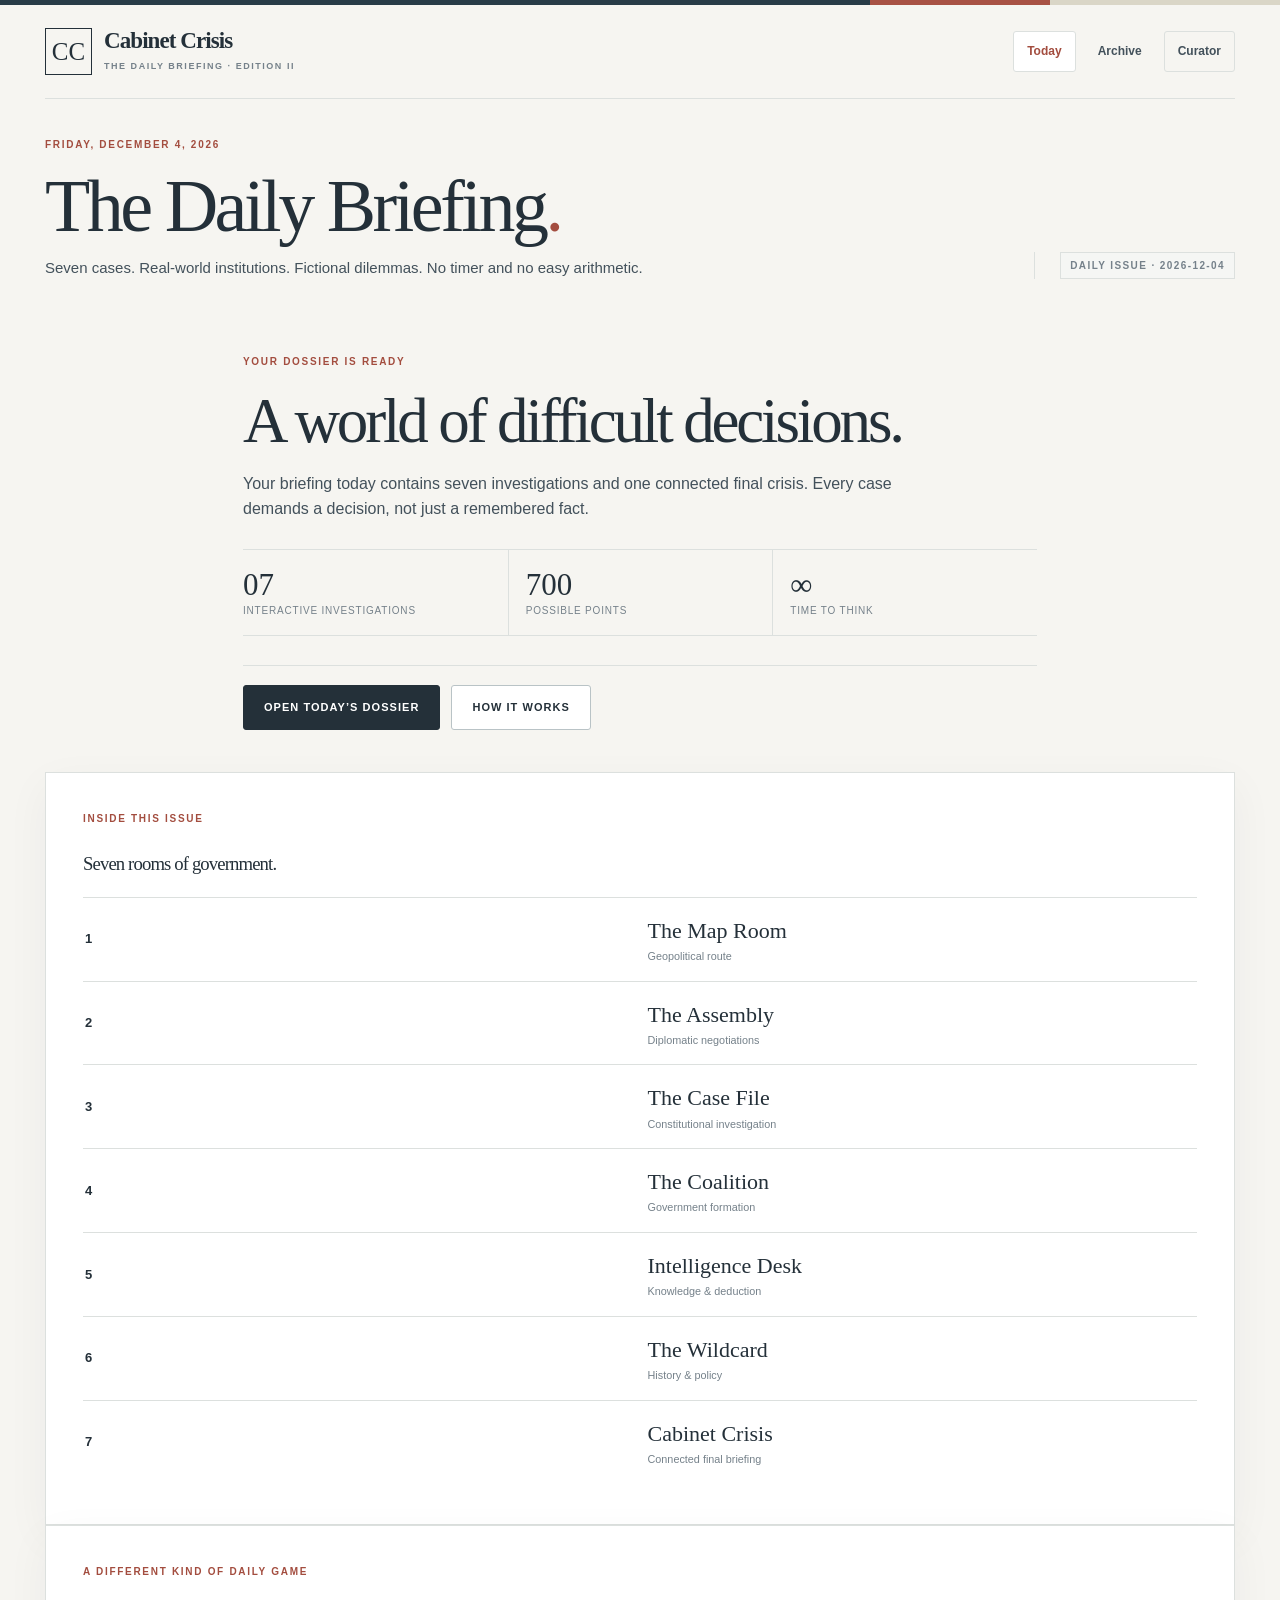
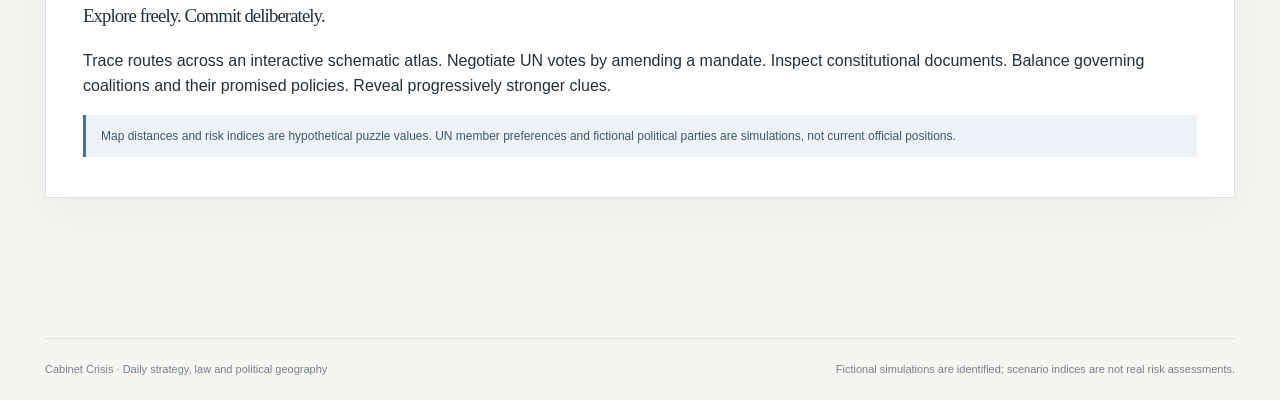
<file: cabinet-crisis/index.html>
<!doctype html>
<html lang="en">
<head>
<meta charset="utf-8"><meta name="viewport" content="width=device-width,initial-scale=1,viewport-fit=cover">
<meta name="theme-color" content="#f5f4f0"><meta name="description" content="Cabinet Crisis is a daily interactive geopolitical strategy and reasoning game.">
<title>Cabinet Crisis · The Daily Briefing</title>
<style>
:root{--paper:#f6f5f1;--white:#fff;--ink:#243039;--ink2:#43515b;--muted:#75818a;--line:#dce0de;--rust:#a34d3f;--rustbg:#f8eeea;--green:#47745d;--greenbg:#ecf4ee;--gold:#9a743c;--goldbg:#f8f2e6;--blue:#526d87;--bluebg:#edf2f7;--shadow:0 14px 42px #2030420c;--sans:Inter,ui-sans-serif,-apple-system,BlinkMacSystemFont,"Segoe UI",Arial,sans-serif;--serif:Georgia,"Times New Roman",serif}
*{box-sizing:border-box}html{scroll-behavior:smooth}body{margin:0;background:var(--paper);font-family:var(--sans);color:var(--ink);line-height:1.55;-webkit-font-smoothing:antialiased}button,input,select{font:inherit}button{cursor:pointer}button:disabled{cursor:not-allowed;opacity:.45}button:focus-visible,input:focus-visible,select:focus-visible{outline:3px solid #6d8b9c;outline-offset:2px}a{color:var(--rust)}.stripe{height:5px;background:linear-gradient(90deg,#293c48 0 68%,#a85245 68% 82%,#dad6c7 82%)}.frame{width:min(1190px,calc(100% - 48px));margin:auto}.sitehead{display:flex;align-items:center;justify-content:space-between;gap:18px;padding:23px 0;border-bottom:1px solid var(--line)}.logo{border:0;background:transparent;display:flex;align-items:center;gap:12px;text-align:left;padding:0;color:var(--ink)}.seal{height:47px;width:47px;display:grid;place-items:center;border:1.5px solid var(--ink);font:normal 25px var(--serif)}.logoname{font:bold 23px/1 var(--serif);letter-spacing:-.04em}.logotag{display:block;font-size:9px;font-weight:800;letter-spacing:.17em;color:var(--muted);text-transform:uppercase;margin-top:5px}.nav{display:flex;align-items:center;gap:8px}.nav button{background:transparent;border:1px solid transparent;padding:10px 13px;font-size:12px;font-weight:700;color:var(--ink2);border-radius:3px}.nav button:hover,.nav button.active{background:var(--white);border-color:var(--line)}.nav button.active{color:var(--rust)}.nav .curate{border-color:var(--line)}.main{padding:32px 0 80px}.overline{font-weight:800;color:var(--rust);letter-spacing:.17em;text-transform:uppercase;font-size:10px}.serif{font-family:var(--serif);font-weight:normal;letter-spacing:-.047em}.hero{display:flex;justify-content:space-between;align-items:flex-end;gap:22px;margin-bottom:27px}.hero h1{font-size:clamp(42px,6vw,74px);line-height:1.03;margin:12px 0}.hero p{font-size:15px;color:var(--ink2);max-width:670px;margin:0}.issue{border-left:1px solid var(--line);padding-left:25px;min-width:142px;text-align:right}.issue b{font:normal 46px var(--serif)}.issue span{display:block;font-size:10px;text-transform:uppercase;letter-spacing:.14em;color:var(--muted)}.panel{background:#fff;border:1px solid var(--line);box-shadow:var(--shadow)}.intro{padding:42px 48px;max-width:890px;margin:auto}.intro h2{font:normal clamp(35px,5vw,63px)/1.1 var(--serif);letter-spacing:-.05em;margin:14px 0}.intro p{max-width:660px;font-size:16px;color:var(--ink2)}.intro-grid{display:grid;grid-template-columns:repeat(3,1fr);border-block:1px solid var(--line);margin:27px 0 29px}.intro-grid>div{padding:17px 16px 17px 0}.intro-grid>div+div{border-left:1px solid var(--line);padding-left:17px}.intro-grid strong{font:normal 31px var(--serif);display:block}.intro-grid span{display:block;color:var(--muted);font-size:10px;text-transform:uppercase;letter-spacing:.08em}.button{display:inline-flex;align-items:center;justify-content:center;gap:10px;border:1px solid var(--ink);background:var(--ink);color:#fff;padding:12px 20px;min-height:45px;border-radius:3px;font-size:11px;text-transform:uppercase;letter-spacing:.095em;font-weight:800}.button:hover:not(:disabled){background:#485862}.button.secondary{border-color:#b9c3c6;color:var(--ink);background:#fff}.button.secondary:hover{background:#f2f4f2}.button.small{min-height:35px;padding:8px 12px;font-size:10px}.button.tertiary{border-color:transparent;background:transparent;color:var(--ink)}.caption{font-size:12px;color:var(--muted)}.gridplay{display:grid;grid-template-columns:220px minmax(0,1fr);gap:25px;align-items:start}.sidebar{position:sticky;top:15px}.sidehead{padding:9px 0 15px;border-bottom:1px solid var(--line);font-size:10px;text-transform:uppercase;letter-spacing:.15em;font-weight:800}.sideitem{display:flex;gap:12px;width:100%;padding:14px 8px 14px 0;background:transparent;border:0;border-bottom:1px solid var(--line);text-align:left;align-items:center;color:var(--ink)}.sideitem[disabled]{opacity:.52}.sideitem.selected{color:var(--rust)}.sideitem .ord{font:normal 20px var(--serif);width:25px;color:var(--rust)}.sideitem strong{display:block;font-size:12px}.sideitem small{display:block;font-size:10px;color:var(--muted)}.sidestat{margin-top:23px;padding:15px;border:1px solid var(--line);background:#fff}.sidestat strong{font:normal 30px var(--serif);display:block}.meter{height:7px;background:#e4e8e2;overflow:hidden;margin:12px 0 4px}.meter>div{height:100%;background:var(--green);transition:width .3s}.case-head{border-bottom:1px solid var(--line);padding:19px 32px;display:flex;justify-content:space-between;gap:10px;font-size:10px;letter-spacing:.15em;text-transform:uppercase;color:var(--muted);font-weight:800}.case-head strong{color:var(--rust)}.casebody{padding:32px 37px 40px}.casebody h2{font:normal clamp(32px,4vw,53px)/1.07 var(--serif);letter-spacing:-.05em;margin:10px 0 16px}.lead{font-size:15px;line-height:1.77;color:var(--ink2);max-width:800px}.casebox{border:1px solid var(--line);padding:19px;background:#f9faf7;margin:20px 0}.caselabel{font-size:10px;font-weight:800;letter-spacing:.13em;text-transform:uppercase;color:var(--rust);margin-bottom:7px}.casebox p{font-size:13px;color:var(--ink2);margin:5px 0}.two{display:grid;grid-template-columns:repeat(2,minmax(0,1fr));gap:11px}.three{display:grid;grid-template-columns:repeat(3,minmax(0,1fr));gap:11px}.metrics{display:grid;grid-template-columns:repeat(3,1fr);gap:10px;margin:16px 0}.metric{border:1px solid var(--line);background:#fff;padding:14px}.metric strong{font:normal 26px var(--serif);display:block}.metric span{color:var(--muted);font-size:10px;letter-spacing:.08em;text-transform:uppercase}.subhead{font-size:11px;text-transform:uppercase;letter-spacing:.12em;font-weight:800;margin:24px 0 10px}.note{background:var(--bluebg);color:#42576b;padding:12px 15px;font-size:12px;border-left:3px solid var(--blue)}.warn{background:var(--rustbg);color:#854438;padding:12px 15px;font-size:12px;border-left:3px solid var(--rust)}.good{background:var(--greenbg);color:#345d49;padding:12px 15px;font-size:12px;border-left:3px solid var(--green)}.choices{display:grid;gap:8px}.choice{width:100%;border:1px solid #d7deda;background:#fff;padding:13px 15px;text-align:left;display:flex;align-items:center;gap:12px;color:var(--ink);font-size:13px;min-height:47px}.choice:hover{background:#f4f5f1}.choice.active{border-color:#6b8990;background:#eff6f5;box-shadow:inset 3px 0 #577e7f}.choice .bullet{display:grid;place-items:center;min-width:25px;height:25px;border:1px solid #b7c1c2;border-radius:2px;font-size:11px;font-weight:800}.choice.active .bullet{background:#526b73;color:#fff;border-color:#526b73}.choices.twoCol{grid-template-columns:repeat(2,1fr)}.actionbar{display:flex;align-items:center;gap:11px;flex-wrap:wrap;border-top:1px solid var(--line);padding-top:19px;margin-top:25px}.feedback{padding:17px;margin-top:18px;border:1px solid var(--line);font-size:13px}.feedback.ok{border-color:#9bbaa1;background:#f1f7f0}.feedback.bad{border-color:#d9a9a0;background:#fff4f0}.feedback strong{display:block;margin-bottom:5px}.feedback p{margin:5px 0}.foot{font-size:11px;margin-top:12px;color:var(--muted)}.route-board{border:1px solid var(--line);background:linear-gradient(180deg,#f0f3f1,#e9f0ed);position:relative;margin:18px 0 12px;overflow:hidden;min-height:350px}.route-bg{position:absolute;inset:0;background-image:linear-gradient(#445b5208 1px,transparent 1px),linear-gradient(90deg,#445b5208 1px,transparent 1px);background-size:27px 27px}.route-svg{position:absolute;inset:0;width:100%;height:100%}.mapnode{position:absolute;transform:translate(-50%,-50%);min-width:72px;max-width:104px;padding:6px 8px;border-radius:24px;border:1px solid #bcc9c5;background:#fff;z-index:2;font-size:10px;line-height:1.18;box-shadow:0 2px 8px #334b4911}.mapnode small{display:block;opacity:.66;font-size:8px}.mapnode:hover{border-color:var(--ink)}.mapnode.selected{background:#2e5f58;color:white;border-color:#2e5f58}.mapnode.next{border:2px solid #47745d}.mapnode.restricted{border-color:#cc968c;background:#f8ebe8;color:#8b4c42}.mapnode.risky:not(.selected):not(.restricted){background:#fff6e6}.route-legend{display:flex;gap:10px;flex-wrap:wrap;font-size:10px;color:var(--ink2);margin:8px 0}.swatch{display:inline-block;width:9px;height:9px;margin-right:4px;border-radius:50%;vertical-align:middle;background:#4e8075}.route-path{font-size:12px;border:1px solid var(--line);background:#fff;padding:11px 13px;overflow-wrap:anywhere}.pathwords{font-weight:700;color:var(--ink)}.delegate-grid{display:grid;grid-template-columns:repeat(5,1fr);gap:7px;margin:13px 0 16px}.delegate{border:1px solid var(--line);padding:8px 6px;text-align:center;background:#fff;font-size:10px;line-height:1.3;min-height:52px}.delegate b{display:block;font-size:9px}.delegate span{font-size:9px}.delegate.yes{border-top:3px solid #5b9573}.delegate.no{border-top:3px solid #b86d5d}.delegate.abstain{border-top:3px solid #c3b386}.offer{background:#fff;border:1px solid var(--line);padding:14px;display:flex;gap:13px;align-items:flex-start;text-align:left;width:100%}.offer.sel{border-color:#6f9382;background:#f3f8f2}.offer input{width:18px;height:18px;accent-color:var(--green);margin-top:2px;pointer-events:none}.offer strong{font-size:13px}.offer p{font-size:11px;color:var(--muted);margin:4px 0 0}.offer small{white-space:nowrap;color:var(--gold);font-weight:800;font-size:11px}.pill{display:inline-block;padding:4px 8px;font-size:9px;font-weight:750;text-transform:uppercase;letter-spacing:.07em;background:#e9eeeb;color:#48675b;margin:3px 4px 2px 0}.doc-tabs{display:flex;gap:6px;flex-wrap:wrap;margin:20px 0 0}.doctab{border:1px solid var(--line);background:#f4f5f2;padding:9px 13px;font-size:11px}.doctab.selected{background:#fff;border-bottom-color:#fff;color:var(--rust);font-weight:800}.document{padding:20px;border:1px solid var(--line);background:#fcfcfa;min-height:130px}.document blockquote{border-left:3px solid #b0b3a6;padding-left:15px;margin:12px 0 0;color:var(--ink2);font:normal 16px/1.65 var(--serif)}.document p{font-size:12px;margin:15px 0 0}.parties{display:grid;grid-template-columns:repeat(3,1fr);gap:8px}.party{border:1px solid var(--line);background:#fff;text-align:left;padding:14px;min-height:116px}.party.selected{border-color:#73908a;background:#f0f6f2;box-shadow:inset 3px 0 #5f8778}.party b{font-size:13px;display:block}.party strong{font:normal 25px var(--serif)}.party small{font-size:10px;display:block;color:var(--muted);line-height:1.5}.policy{border:1px solid var(--line);padding:12px;display:flex;align-items:center;justify-content:space-between;gap:10px;text-align:left;width:100%;background:#fff;font-size:12px}.policy.on{background:#eff6f2;border-color:#6c9582}.policy span{color:var(--gold);font-size:10px;white-space:nowrap}.policy b{font-weight:700}.clue{border-left:3px solid #a8afa8;background:#f6f7f3;padding:12px 15px;font-size:13px;margin:7px 0}.clue.locked{opacity:.35;filter:blur(3px);user-select:none}.timeline{display:grid;gap:7px;margin-top:14px}.event{display:flex;gap:10px;align-items:center;padding:11px;background:#fff;border:1px solid var(--line)}.event>span{font-family:var(--serif);color:var(--rust);min-width:26px;font-size:20px}.event>b{font-size:12px;flex:1}.event>div{display:flex;gap:5px}.event button{border:1px solid var(--line);padding:5px 9px;background:#f8f8f5}.final-step{border-top:1px solid var(--line);margin-top:30px;padding-top:22px}.final-step h3{font:normal 26px var(--serif);margin:5px 0 9px}.result-hero{text-align:center;padding:41px 35px}.result-hero .score{font:normal clamp(66px,9vw,124px)/1 var(--serif);letter-spacing:-.08em;margin:11px 0}.result-hero h2{font:normal 42px var(--serif);letter-spacing:-.04em;margin:0}.result-list{max-width:750px;margin:22px auto 0}.result-row{display:flex;gap:15px;align-items:center;border-top:1px solid var(--line);padding:16px 2px}.result-row span{flex:1;font-weight:700;font-size:13px}.result-row small{display:block;color:var(--muted);font-weight:400}.result-row strong{font-family:var(--serif);font-weight:normal;font-size:22px}.archive{max-width:850px;margin:auto;padding:35px}.entry{border-top:1px solid var(--line);padding:15px 0;display:flex;align-items:center;justify-content:space-between;gap:15px}.entry small{display:block;color:var(--muted)}.admin{max-width:1000px;margin:auto}.adminhead{padding:27px 32px}.adminhead h2{font:normal 42px var(--serif);margin:9px 0}.adminbody{padding:28px 32px}.field{display:grid;gap:7px;flex:1}.field label{font-size:11px;font-weight:800;letter-spacing:.07em;text-transform:uppercase}.input{border:1px solid #cdd3d1;padding:11px;background:#fff;color:var(--ink);font-size:13px;min-height:44px;width:100%;border-radius:2px}.row{display:flex;align-items:center;gap:12px;flex-wrap:wrap}.adminslots{display:grid;gap:10px;margin:18px 0}.adminslot{display:grid;grid-template-columns:155px 1fr;align-items:center;gap:12px;padding:9px 0;border-top:1px solid var(--line)}.adminslot span{font-size:12px;font-weight:700}.adminslot small{display:block;color:var(--muted);font-size:10px}.datebar{display:flex;align-items:center;gap:6px;flex-wrap:wrap;margin:14px 0}.datechip{border:1px solid var(--line);padding:7px 9px;background:#fff;color:var(--ink2);font-size:10px}.datechip.selected{border-color:var(--rust);color:var(--rust);background:var(--rustbg)}.selectsmall{font-size:12px}.status{font-size:11px;color:var(--muted);margin-left:auto}.badge{padding:5px 9px;display:inline-block;font-size:10px;letter-spacing:.06em;text-transform:uppercase;font-weight:800;border:1px solid var(--line);color:var(--ink2);background:#f5f6f4}.toast{position:fixed;bottom:22px;right:22px;max-width:min(400px,calc(100vw - 40px));background:#25383e;color:#fff;padding:13px 19px;box-shadow:0 8px 25px #0002;font-size:12px;z-index:100}.footer{margin-top:60px;border-top:1px solid var(--line);padding:22px 0;color:var(--muted);font-size:11px;display:flex;justify-content:space-between;gap:12px;flex-wrap:wrap}.hidden{display:none!important}
@media(max-width:900px){.frame{width:min(100% - 26px,1190px)}.gridplay{grid-template-columns:1fr}.sidebar{position:static;display:flex;overflow-x:auto;gap:3px;align-items:stretch}.sidehead,.sidestat{display:none}.sideitem{min-width:114px;padding:10px 6px;border:1px solid var(--line);background:#fff}.sideitem .ord{font-size:17px;min-width:17px}.sideitem strong{font-size:10px}.sideitem small{font-size:9px}.hero h1{font-size:47px}.casebody{padding:28px 23px}.case-head{padding:16px 23px}}
@media(max-width:600px){.sitehead{padding:13px 0;align-items:flex-start}.seal{width:35px;height:35px;font-size:19px}.logoname{font-size:20px}.logotag{font-size:8px}.nav{gap:2px}.nav button{font-size:10px;padding:8px 6px}.hero{margin:4px 0 24px}.hero h1{font-size:42px}.hero p{font-size:13px}.issue{display:none}.main{padding-top:20px}.intro{padding:30px 23px}.intro h2{font-size:39px}.intro-grid strong{font-size:25px}.intro-grid>div{padding:12px 7px 12px 0}.intro-grid>div+div{padding-left:8px}.intro-grid span{font-size:8px}.casebody{padding:24px 17px 28px}.casebody h2{font-size:36px}.case-head{padding:14px 17px}.lead{font-size:14px}.two,.three,.parties{grid-template-columns:1fr}.choices.twoCol{grid-template-columns:1fr}.delegate-grid{grid-template-columns:repeat(3,1fr)}.route-board{min-height:420px}.mapnode{min-width:61px;max-width:79px;font-size:9px;padding:5px}.mapnode small{font-size:7px}.metrics{gap:5px}.metric{padding:9px}.metric strong{font-size:21px}.metric span{font-size:9px}.adminhead,.adminbody{padding:22px 16px}.adminslot{grid-template-columns:1fr;gap:3px}.row>.button{flex:1}.entry{flex-wrap:wrap}.result-hero{padding:27px 18px}.result-hero h2{font-size:34px}}

/* HTML map overlays are deliberately disabled inside the actual SVG elements. */
.route-svg .mapnode{position:static;transform:none;min-width:0;max-width:none;padding:0;border:0;border-radius:0;box-shadow:none;background:none;font-size:inherit;line-height:normal}
.route-board{min-height:380px}
.route-svg{height:100%;width:100%;touch-action:pan-x pan-y}
.sidehead .overline,.sidehead strong{display:block}
@media(max-width:700px){.route-board{height:440px;min-height:440px;overflow-x:auto;overflow-y:hidden;scrollbar-width:thin}.route-svg{width:760px;min-width:760px;height:440px;max-width:none}.route-board:after{content:"Swipe horizontally to inspect the full map →";position:sticky;left:8px;bottom:0;display:block;padding:4px 10px;font-size:10px;color:#45605d;background:#edf2eeed;width:max-content;pointer-events:none}.hero{align-items:flex-start}.hero h1{font-size:44px}}

/* Small-screen intrinsic-size safety: navigation and voting cards must never widen the document. */
.gridplay,.gridplay>*,.panel,.casebody,.casebox{min-width:0}
@media (max-width:900px){.gridplay{grid-template-columns:minmax(0,1fr)}.sidebar{min-width:0;max-width:100%;overflow-x:auto}.sideitem{flex-shrink:0}}
@media (max-width:600px){.delegate-grid{grid-template-columns:repeat(2,minmax(0,1fr));gap:8px}.delegate{min-width:0;overflow-wrap:anywhere;padding:10px 7px;min-height:70px}.delegate small,.delegate strong,.delegate span{display:block;white-space:normal;line-height:1.25;margin:3px 0}.offer{min-width:0;align-items:flex-start}.offer>span:nth-child(2){min-width:0;flex:1}.offer strong,.offer small{display:block;overflow-wrap:anywhere;line-height:1.5}.offer>.pill{max-width:80px;white-space:normal}.casebox{overflow-wrap:anywhere}.route-board{max-width:100%}}

.adminhead{display:flex;align-items:center;justify-content:space-between;gap:14px;padding:0 0 16px}.adminhead h2{font-size:clamp(29px,4vw,42px)}
.adminslot{grid-template-columns:32px minmax(0,1fr) 65px;gap:13px}.adminslot .field{min-width:0}.selectsmall{width:100%;max-width:100%;min-height:39px;border:1px solid #ccd3d0;background:#fff;color:var(--ink);padding:6px 8px;border-radius:3px}.adminslot>.caption{font-size:10px;color:var(--muted)}
.datechip{display:flex;flex-direction:column;align-items:flex-start;min-width:83px;gap:3px;padding:9px 11px}.datechip span{font-size:9px;color:var(--muted)}.datechip.active{border-color:var(--rust);background:var(--rustbg);color:var(--rust)}
@media(max-width:600px){.adminslot{grid-template-columns:25px minmax(0,1fr)}.adminslot>.caption{display:none}.adminhead{align-items:flex-start}.datechip{min-width:76px}.adminbody{padding:23px 17px}}
</style>
</head><body>
<div class="stripe"></div><div class="frame"><header class="sitehead"><button class="logo" id="brand" aria-label="Cabinet Crisis home"><span class="seal">CC</span><span><span class="logoname">Cabinet Crisis</span><span class="logotag">The daily briefing · Edition II</span></span></button><nav class="nav" aria-label="Main navigation"><button id="nav-today">Today</button><button id="nav-archive">Archive</button><button id="nav-curator" class="curate">Curator</button></nav></header><main class="main" id="app"></main><footer class="footer"><span>Cabinet Crisis · Daily strategy, law and political geography</span><span>Fictional simulations are identified; scenario indices are not real risk assessments.</span></footer></div>
<div id="toast" class="toast hidden" role="status"></div>
<script>
// Cabinet Crisis 2.0 curated scenario bank; historical/real institutional references, fictional simulations clearly labeled.
const ROUNDS=[{id:'map',name:'The Map Room',tag:'Geopolitical route'},{id:'un',name:'The Assembly',tag:'Diplomatic negotiations'},{id:'law',name:'The Case File',tag:'Constitutional investigation'},{id:'coal',name:'The Coalition',tag:'Government formation'},{id:'intel',name:'Intelligence Desk',tag:'Knowledge & deduction'},{id:'wild',name:'The Wildcard',tag:'History & policy'},{id:'final',name:'Cabinet Crisis',tag:'Connected final briefing'}];
const N=(id,name,x,y,region,risk=0)=>({id,name,x,y,region,risk});
const E=(a,b,cost=1,risk=0)=>({a,b,cost,risk});
const MAPS=[
{id:'map-baltic',title:'The Baltic Corridor',area:'Eastern Europe',context:'A relief convoy needs to get from Vilnius to the Black Sea coast. Border restrictions rule out Belarus, and your mandate penalizes areas exposed to active conflict. This is a schematic network of hypothetical permitted corridors, not a claim about current road availability.',start:'vil',end:'con',budget:9,ban:['min'],riskPenalty:4,nodes:[N('vil','Vilnius',15,12,'Lithuania'),N('min','Minsk',47,14,'Belarus',5),N('war','Warsaw',23,35,'Poland'),N('lvi','Lviv',53,38,'Ukraine',4),N('bra','Bratislava',19,58,'Slovakia'),N('bud','Budapest',42,67,'Hungary'),N('buc','Bucharest',72,82,'Romania'),N('con','Constanța',91,89,'Romania'),N('kiv','Kyiv',80,45,'Ukraine',5)],edges:[E('vil','war',2),E('vil','min',2),E('min','kiv',2,3),E('war','lvi',2,2),E('lvi','kiv',3,2),E('kiv','buc',3,3),E('war','bra',2),E('bra','bud',1),E('bud','buc',3),E('lvi','buc',3,2),E('buc','con',1)],note:'The path through Poland, Slovakia, Hungary and Romania avoids the listed border closure and the conflict-exposure penalties. Scores are hypothetical logistics indices.'},
{id:'map-sahara',title:'Across the Sahel',area:'North and West Africa',context:'A hypothetical aid consortium must move supplies from Dakar to Cairo. Desert crossings and security risks matter more than the shortest line on a map. All links are theoretical transport permissions, not contemporary travel advice.',start:'dak',end:'cai',budget:12,ban:[],riskPenalty:4,nodes:[N('dak','Dakar',8,57,'Senegal'),N('nou','Nouakchott',18,31,'Mauritania',2),N('rab','Rabat',35,13,'Morocco'),N('alg','Algiers',52,14,'Algeria'),N('tun','Tunis',70,13,'Tunisia'),N('tri','Tripoli',80,37,'Libya',4),N('cai','Cairo',92,62,'Egypt'),N('bam','Bamako',23,69,'Mali',3),N('nia','Niamey',48,76,'Niger',4),N('ndj','N’Djamena',70,80,'Chad',4),N('kha','Khartoum',88,87,'Sudan',5)],edges:[E('dak','nou',2,1),E('nou','rab',2,1),E('rab','alg',2),E('alg','tun',2),E('tun','tri',2,3),E('tri','cai',2,3),E('dak','bam',2,1),E('bam','nia',2,3),E('nia','ndj',2,3),E('ndj','kha',2,3),E('kha','cai',3,4),E('alg','nia',3,3)],note:'The desert route may appear more direct but accumulates high simulated security and infrastructure penalties. The real region has changing conditions that need live verification.'},
{id:'map-maritime',title:'The Maritime Detour',area:'Europe / Indian Ocean',context:'A simulated shipping-risk alert raises the cost of transiting the southern Red Sea. Choose a sea route from Mumbai to Rotterdam while balancing port distance and chokepoint exposure. Transit indices are invented for this game.',start:'mum',end:'rot',budget:15,ban:[],riskPenalty:4,nodes:[N('mum','Mumbai',90,55,'India'),N('ade','Gulf of Aden',67,65,'Arabian Sea',3),N('sue','Suez',55,33,'Egypt',1),N('med','Gibraltar',34,25,'Spain / Morocco'),N('rot','Rotterdam',21,8,'Netherlands'),N('cap','Cape of Good Hope',41,95,'South Africa'),N('atl','East Atlantic',17,57,'Atlantic Ocean'),N('hor','Hormuz',86,34,'Gulf region',4),N('red','Bab el-Mandeb',64,50,'Red Sea',5)],edges:[E('mum','ade',2),E('ade','red',1,5),E('red','sue',2,5),E('sue','med',2),E('med','rot',2),E('ade','cap',5),E('cap','atl',4),E('atl','rot',4),E('mum','hor',2,2),E('hor','red',2,3)],note:'The Cape route can lower simulated exposure while requiring more transit points; actual transport choices depend on shipping advisories, insurance and vessel economics.'},
{id:'map-caucasus',title:'The Caucasus Transit',area:'South Caucasus',context:'An infrastructure organization needs a route between Baku and Batumi. Its fictional contract prohibits crossing Russian territory and assigns substantial risk to high-altitude infrastructure corridors.',start:'bak',end:'bat',budget:8,ban:['gro'],riskPenalty:3,nodes:[N('bak','Baku',90,51,'Azerbaijan'),N('gan','Ganja',69,51,'Azerbaijan'),N('tbi','Tbilisi',47,49,'Georgia'),N('bat','Batumi',14,65,'Georgia'),N('ere','Yerevan',49,81,'Armenia',2),N('gro','Grozny',50,13,'Russia',5),N('kut','Kutaisi',26,47,'Georgia'),N('gyu','Gyumri',31,83,'Armenia',2)],edges:[E('bak','gan',2),E('gan','tbi',2),E('tbi','kut',2),E('kut','bat',1),E('tbi','ere',2,2),E('ere','gyu',2,2),E('gyu','bat',3,2),E('gan','gro',2,2),E('gro','kut',3,2)],note:'A corridor inside Azerbaijan and Georgia avoids the prohibited border and unnecessary high-risk detours. The map deliberately omits operational border-crossing details.'},
{id:'map-americas',title:'The Isthmus Problem',area:'Central America',context:'A regional health agency is routing laboratory samples from Guatemala City to Panama City. A simulated landslide closes one crossing and an insurance policy limits high-risk mountain links.',start:'gua',end:'pan',budget:10,ban:['bel'],riskPenalty:4,nodes:[N('gua','Guatemala City',15,16,'Guatemala'),N('bel','Belize City',48,6,'Belize',1),N('san','San Salvador',27,35,'El Salvador'),N('teg','Tegucigalpa',47,45,'Honduras'),N('man','Managua',64,55,'Nicaragua'),N('sj','San José',72,72,'Costa Rica'),N('pan','Panama City',93,88,'Panama'),N('sps','San Pedro Sula',39,24,'Honduras',2)],edges:[E('gua','bel',2,2),E('bel','sps',2,1),E('gua','san',2),E('gua','sps',2,1),E('san','teg',2),E('sps','teg',1),E('teg','man',2),E('man','sj',2),E('sj','pan',2),E('san','man',4,2)],note:'The best legal corridor avoids the scenario’s closed crossing and minimizes relative risk, not straight-line distance.'},
{id:'map-balkans',title:'The Danube Delegation',area:'Southeast Europe',context:'A diplomatic delegation travels from Vienna to Sofia. The brief prioritizes reliable connections over apparent map distance; one politically sensitive transit route carries a simulated additional risk penalty.',start:'vie',end:'sof',budget:8,ban:[],riskPenalty:3,nodes:[N('vie','Vienna',13,16,'Austria'),N('bra','Bratislava',25,30,'Slovakia'),N('bud','Budapest',37,44,'Hungary'),N('zag','Zagreb',22,66,'Croatia'),N('bel','Belgrade',57,61,'Serbia',1),N('sar','Sarajevo',39,83,'Bosnia and Herzegovina',2),N('buc','Bucharest',77,44,'Romania'),N('sof','Sofia',83,87,'Bulgaria')],edges:[E('vie','bra',1),E('bra','bud',1),E('bud','bel',2),E('bel','sof',2,1),E('bud','buc',3),E('buc','sof',2),E('vie','zag',2),E('zag','sar',2,2),E('sar','bel',2,2),E('zag','bel',2,1)],note:'Multiple routes are possible. A defensible answer balances time and constraints rather than simply choosing a short-looking line.'}
];
// Each UN case uses a hypothetical vote, even when the permanent five are named accurately.
const UN_BASE=[
{id:'un-observers',title:'The Observer Mission',topic:'A UN observer mission following a border ceasefire',base:['yes','yes','yes','no','abstain','yes','yes','yes','yes','abstain','abstain','abstain','no','no','abstain'],limit:5,integrityMin:2,integrityBase:2,offers:[{id:'consent',name:'Consent-based deployment',detail:'Observer teams require host-state consent; some enforcement leverage is lost.',cost:1,integrity:-1,effects:{3:'abstain',12:'abstain'}},{id:'human',name:'Humanitarian exemption',detail:'Aid convoys receive monitored passage and local oversight.',cost:2,integrity:1,effects:{4:'yes',9:'yes'}},{id:'sunset',name:'90-day public review',detail:'A sunset and reporting requirement limits mission drift.',cost:1,integrity:1,effects:{10:'yes',11:'yes'}},{id:'sanctions',name:'Automatic sanctions trigger',detail:'Adds teeth to the mandate but violates sovereignty red lines.',cost:1,integrity:2,effects:{3:'no',4:'no',13:'yes'}},{id:'reparations',name:'Neutral claims commission',detail:'Victims gain an independent procedure for property claims.',cost:2,integrity:1,effects:{13:'yes',14:'yes'}}],brief:'Adopt a substantive resolution with at least nine yes votes, no permanent-member veto, mission integrity at least 2, and a negotiation cost within the budget.'},
{id:'un-ports',title:'The Port Inspection Mandate',topic:'Inspection of vessels suspected of violating an arms embargo',base:['yes','yes','abstain','no','abstain','yes','yes','yes','abstain','no','yes','abstain','yes','no','abstain'],limit:5,integrityMin:2,integrityBase:2,offers:[{id:'judicial',name:'Judicial appeal for seized vessels',detail:'Allows owners to challenge detention with independent review.',cost:2,integrity:1,effects:{3:'abstain',9:'yes'}},{id:'limited',name:'Limit inspections to listed ports',detail:'Narrows geographic reach while retaining the core embargo.',cost:1,integrity:-1,effects:{4:'abstain',13:'abstain'}},{id:'neutral',name:'Joint civilian inspection panel',detail:'Introduces neutral inspectors and published audit results.',cost:2,integrity:1,effects:{4:'yes',7:'yes',14:'yes'}},{id:'blanket',name:'Authorize unrestricted interdiction',detail:'Broadens seizure powers without judicial oversight.',cost:1,integrity:2,effects:{3:'no',4:'no',13:'yes'}},{id:'review',name:'Mandatory six-month review',detail:'Adds a review mechanism and expiry date.',cost:1,integrity:0,effects:{11:'yes',13:'yes'}}],brief:'Adopt the port-inspection resolution while retaining integrity of at least 2 and not exceeding the five-point concession budget.'},
{id:'un-famine',title:'The Humanitarian Corridor',topic:'A protected aid route through a hypothetical conflict zone',base:['yes','yes','yes','abstain','no','yes','yes','yes','abstain','no','abstain','abstain','no','yes','abstain'],limit:5,integrityMin:2,integrityBase:2,offers:[{id:'monitor',name:'Independent cargo monitors',detail:'Neutral checks for diversion of supplies.',cost:2,integrity:1,effects:{4:'abstain',8:'yes',9:'yes'}},{id:'local',name:'Local authority consultation',detail:'Incorporates municipal representatives in the mechanism.',cost:1,integrity:0,effects:{4:'abstain',10:'yes'}},{id:'mandate',name:'No military escort mandate',detail:'Limits military involvement while retaining civilian protection.',cost:1,integrity:-1,effects:{4:'abstain',12:'abstain'}},{id:'escalate',name:'Authorize coercive enforcement',detail:'Provides forceful enforcement but risks new vetoes.',cost:1,integrity:2,effects:{3:'no',4:'no',9:'yes',12:'yes'}},{id:'reports',name:'Weekly access reports',detail:'Creates a transparent public reporting process.',cost:1,integrity:1,effects:{11:'yes',12:'yes'}}],brief:'Obtain nine affirmative votes and avoid a veto while preserving the humanitarian mission’s integrity.'},
{id:'un-sanctions',title:'The Sanctions Review',topic:'Targeted sanctions with independent humanitarian review',base:['yes','yes','yes','no','abstain','yes','yes','abstain','abstain','yes','no','abstain','yes','no','abstain'],limit:5,integrityMin:2,integrityBase:2,offers:[{id:'appeal',name:'Sanctions appeals mechanism',detail:'Listed organizations can contest designation.',cost:2,integrity:1,effects:{3:'abstain',7:'yes'}},{id:'aid',name:'Exempt humanitarian imports',detail:'Medical and food shipments receive defined protections.',cost:1,integrity:0,effects:{4:'yes',10:'abstain'}},{id:'data',name:'Publish evidentiary criteria',detail:'Requires the sanctions committee to explain its standards.',cost:1,integrity:1,effects:{11:'yes',13:'yes'}},{id:'expand',name:'Impose blanket trade embargo',detail:'Increases pressure but also civilian costs.',cost:1,integrity:2,effects:{3:'no',4:'no',13:'yes'}},{id:'review',name:'Annual independent renewal vote',detail:'The list expires without further Council approval.',cost:2,integrity:0,effects:{10:'yes',14:'yes'}}],brief:'Find a viable sanctions text with a majority, no veto, and a safeguards score of at least 2.'},
{id:'un-cyber',title:'The Cyber Attribution Mechanism',topic:'A UN-sponsored independent investigation of cross-border cyber incidents',base:['yes','yes','yes','no','abstain','yes','yes','abstain','yes','no','abstain','yes','no','no','abstain'],limit:5,integrityMin:2,integrityBase:2,offers:[{id:'neutral',name:'Rotating independent investigators',detail:'Appointments require cross-regional consensus.',cost:2,integrity:1,effects:{3:'abstain',9:'yes'}},{id:'privacy',name:'Privacy protection clause',detail:'Limits collection of private communications.',cost:1,integrity:1,effects:{4:'yes',10:'yes'}},{id:'jurisdiction',name:'Limit compulsory on-site access',detail:'Investigations require a formal state request.',cost:1,integrity:-1,effects:{3:'abstain',12:'abstain'}},{id:'penalty',name:'Automatic retaliation provision',detail:'Attacks trigger sanctions before a vote.',cost:1,integrity:2,effects:{3:'no',4:'no',13:'yes'}},{id:'data',name:'Publish a reviewable evidence standard',detail:'Requires reproducible claims before attribution.',cost:2,integrity:1,effects:{7:'yes',13:'yes',14:'yes'}}],brief:'Negotiate a credible attribution mechanism within the budget and without any veto.'},
{id:'un-cultural',title:'The Heritage Protection Vote',topic:'Protection of endangered cultural sites during armed conflict',base:['yes','yes','yes','abstain','no','yes','yes','yes','abstain','no','abstain','yes','abstain','no','abstain'],limit:5,integrityMin:2,integrityBase:2,offers:[{id:'state',name:'Respect national custodianship',detail:'Local cultural authorities retain oversight.',cost:1,integrity:0,effects:{4:'abstain',9:'yes'}},{id:'access',name:'Independent documentation access',detail:'Cultural monitors can document damage.',cost:2,integrity:1,effects:{3:'yes',8:'yes'}},{id:'fund',name:'International restoration fund',detail:'Establishes independent emergency financing.',cost:2,integrity:1,effects:{10:'yes',13:'yes'}},{id:'troops',name:'Deploy armed peacekeepers',detail:'Would change the protection mission into a coercive one.',cost:1,integrity:2,effects:{3:'no',4:'no',13:'yes'}},{id:'report',name:'Publish periodic inventories',detail:'Requires disclosure of threatened sites.',cost:1,integrity:1,effects:{12:'yes',14:'yes'}}],brief:'Adopt the heritage resolution with adequate protection, a negotiated majority, and no permanent-member veto.'}
];
const UN_NAMES=['United States','United Kingdom','France','Russia','China','Elected seat A','Elected seat B','Elected seat C','Elected seat D','Elected seat E','Elected seat F','Elected seat G','Elected seat H','Elected seat I','Elected seat J'];
const LAWS=[
{id:'law-emergency',title:'The Emergency Extension',nation:'The fictional republic of Asteria',situation:'The executive declared a national emergency on April 1. Parliament sat continuously. On April 18, ministers extended the decree without a parliamentary vote. The executive claims the original declaration grants unlimited continuation.',docs:[{label:'Constitution · Article 42',body:'Emergency decrees take effect immediately but expire after 14 days unless each chamber approves an extension.'},{label:'Emergency Act · Section 7',body:'A cabinet declaration may last until the danger has ceased, subject to constitutional limits.'},{label:'Cabinet Legal Note',body:'The ministers regard the danger as exceptional and therefore say approval can wait.'},{label:'Parliamentary Record',body:'No extension vote was held by either chamber between April 1 and April 18.'}],correctDoc:0,responses:['The decree remains fully operative because the danger persists.','The executive extension cannot continue the decree past the constitutional limit without approval.','Only a nationwide referendum can terminate the decree.','All emergency powers are automatically void from their first day.'],correctResponse:1,debrief:'The statute cannot override a higher constitutional time limit. The emergency declaration could have been initially valid, but its continuation after day 14 required the specified legislative approval.'},
{id:'law-censure',title:'The Speech Restriction',nation:'The fictional parliamentary state of Meridia',situation:'The legislature passes a law banning harsh criticism of the cabinet. The government says Parliament is sovereign and criticism undermines emergency confidence. A constitutional rights court is asked to review the law.',docs:[{label:'Basic Law · Article 11',body:'Political speech may be restricted only by a law necessary and proportionate to prevent a concrete risk of violence.'},{label:'Public Order Act',body:'Any statement describing cabinet ministers as dishonest may be punished, whether or not any risk of violence exists.'},{label:'Ministerial Statement',body:'The new restriction protects public morale and confidence in government.'},{label:'Judicial Procedure Act',body:'The Constitutional Court may review statutes for consistency with the Basic Law.'}],correctDoc:0,responses:['The ban is constitutional whenever Parliament passes it.','The ministers may suspend speech protections by press conference.','The court should test whether the blanket ban satisfies the necessity and proportionality standard.','A law is invalid solely because critics dislike it.'],correctResponse:2,debrief:'Under this expressly hypothetical constitution, courts must apply the rights-limitation test to the statute. The general ban does not itself establish a concrete risk of violence.'},
{id:'law-elections',title:'Election Postponed',nation:'The fictional federal republic of Norvale',situation:'The president postpones an election for twelve months following severe flooding. The decree relies on a general emergency clause and was never approved by the electoral commission.',docs:[{label:'Constitution · Article 77',body:'The general election shall occur every four years. No emergency decree may change the election date; a two-thirds parliamentary vote is required.'},{label:'Emergency Management Act',body:'During declared emergencies the president may direct essential public services and transport.'},{label:'Presidential Decree 9',body:'The next general election is postponed for twelve months to enable recovery.'},{label:'Parliamentary Minutes',body:'No motion changing the election date was brought before either chamber.'}],correctDoc:0,responses:['The decree is supported by broad emergency administration powers.','The election can be postponed by an electoral commission alone.','The president can extend the mandate if opinion polls favour doing so.','The president lacks authority to postpone the election through an emergency decree.'],correctResponse:3,debrief:'An expressly reserved constitutional procedure defeats the broader administrative emergency power.'},
{id:'law-federal',title:'Who Controls the Port?',nation:'The fictional federation of Caldor',situation:'A provincial minister imposes a national customs tariff at a port, arguing that the harbour lies inside the province. The federation challenges the tariff.',docs:[{label:'Constitution · Article 30',body:'Customs and international tariffs belong exclusively to the federal parliament.'},{label:'Constitution · Article 31',body:'Provincial governments manage local roads, public docks, and land-use permits.'},{label:'Province Order 5',body:'A 10% duty applies to goods entering through any provincial port from abroad.'},{label:'Ministerial Note',body:'Provincial borders include the docks and their connecting roads.'}],correctDoc:0,responses:['The province may impose the tariff because it owns docks.','The levy is a customs tariff within the federal government’s exclusive field.','The duty is invalid only if a neighbour protests.','The federal parliament must approve every local parking permit.'],correctResponse:1,debrief:'What matters is the legal character of the charge, not the physical location of the harbour.'},
{id:'law-court',title:'The Minister as Judge',nation:'The fictional constitutional monarchy of Ellisar',situation:'A minister terminates a broadcaster’s licence for alleged disinformation. Statute requires an independent hearing and permits judicial review, but the minister refuses to release the evidence.',docs:[{label:'Licensing Act · Section 12',body:'A licence may be revoked only after an independent tribunal discloses the allegations and hears the licensee.'},{label:'Rights Charter · Article 8',body:'Affected persons have a right to a fair hearing under procedures established by law.'},{label:'Minister’s Directive',body:'The broadcaster’s licence is cancelled immediately. Evidence will not be disclosed.'},{label:'Executive Handbook',body:'Urgent communications matters are an executive priority.'}],correctDoc:0,responses:['The minister can bypass the statutory hearing if it is inconvenient.','Every broadcaster has a permanent, irrevocable licence.','The immediate revocation violates the mandatory independent-hearing procedure.','An executive handbook takes priority over an Act of Parliament.'],correctResponse:2,debrief:'Independent review and disclosure are mandatory procedures under the given legal framework. The general desirability of regulation is a different question.'},
{id:'law-treaty',title:'The Treaty Dispute',nation:'The fictional dualist state of Bellwyn',situation:'The cabinet signs a trade treaty and declares it immediately enforceable against residents, including newly created criminal penalties. Parliament has enacted no implementing law.',docs:[{label:'Constitution · Article 56',body:'Treaties may be signed by the executive but cannot create domestic offences or penalties without implementing legislation.'},{label:'Trade Treaty · Clause 9',body:'Each party undertakes to criminalize the prohibited transaction under its domestic law.'},{label:'Executive Press Release',body:'The treaty now makes the conduct a criminal offence nationwide.'},{label:'Statute Register',body:'No implementing legislation appears in the register.'}],correctDoc:0,responses:['Signature immediately creates domestic criminal liability in all dualist systems.','The treaty cannot be implemented at any later date.','Courts must ignore all international agreements.','The treaty commitment does not itself create domestic crimes without legislation.'],correctResponse:3,debrief:'In this expressly defined dualist system, international treaty commitments and domestic criminal law are distinct legal acts.'}
];
const COALS=[
{id:'coal-housing',title:'A Reform Cabinet',seatTotal:150,brief:'Your party promised housing construction and climate action, with no more than 5 fiscal points committed. Build a working majority without breaking any selected partner’s stated red lines.',must:['housing','climate'],budget:5,parties:[['Civic Alliance',39,'centre', ['rentcap'],['zoning']],['Social Union',32,'centre-left',['taxcuts'],['rentcap']],['Green Future',21,'green',['highway'],['cleanpower']],['Market Reform',25,'liberal',['rentcap','highway'],['zoning']],['Rural League',18,'rural',['carbonlevy'],['transit']],['New Direction',15,'populist',['cleanpower','taxcuts'],['highway']]],policies:[['zoning','Upzone near transit','housing',2],['rentcap','Temporary rent stabilization','housing',1],['cleanpower','Clean-power investment','climate',2],['carbonlevy','Carbon levy','climate',1],['taxcuts','Broad tax reductions','finance',2],['transit','Rural transit grants','transport',1],['highway','New motorway programme','transport',2]]},
{id:'coal-river',title:'The River Parliament',seatTotal:140,brief:'The electorate demands flood preparation and greater housing supply, with a budget limit of 5. Your coalition must implement both goals while respecting each member’s commitments.',must:['resilience','housing'],budget:5,parties:[['Progress Party',35,'centre-left',['highway'],['zoning']],['Regional Union',26,'regional',['carbonlevy'],['levees']],['Civic Liberals',23,'liberal',['rentcap'],['zoning']],['Labour Front',25,'left',['taxcuts'],['rentcap']],['Ecology Group',17,'green',['highway'],['wetlands']],['Conservative Bloc',14,'right',['rentcap'],['levees']]],policies:[['levees','Floodwall and levee repairs','resilience',2],['wetlands','Wetland restoration','resilience',2],['zoning','Permit reform','housing',2],['rentcap','Temporary rent stabilization','housing',2],['carbonlevy','Emissions levy','finance',1],['taxcuts','Income-tax reduction','finance',2],['highway','Highway expansion','transport',2]]},
{id:'coal-energy',title:'Energy Independence',seatTotal:160,brief:'Form a majority that advances both energy security and industrial skills without exceeding six fiscal points. Avoid assembling an ideologically incompatible cabinet.',must:['energy','skills'],budget:6,parties:[['Centre Party',44,'centre',['coalplants'],['training']],['Industrial Labour',36,'centre-left',['taxcuts'],['training']],['Energy Liberals',27,'liberal',['coalplants'],['grid']],['Rural Group',20,'regional',['carbonlevy'],['apprentice']],['Conservation List',18,'green',['coalplants'],['grid']],['Heritage Party',15,'conservative',['carbonlevy'],['coalplants']]],policies:[['grid','Grid interconnection','energy',3],['coalplants','Existing coal fleet extension','energy',2],['training','Technical colleges','skills',2],['apprentice','Apprenticeship credits','skills',2],['taxcuts','Large business tax cut','finance',3],['carbonlevy','Industrial emissions fee','finance',1]]},
{id:'coal-transport',title:'The Transit Mandate',seatTotal:130,brief:'A new government must deliver intercity transport and procurement transparency within five fiscal points, despite factions that disagree on the means.',must:['mobility','oversight'],budget:5,parties:[['Democratic Centre',31,'centre',['highway'],['audit']],['Labour Alliance',29,'centre-left',['privatize'],['rail']],['Reform Liberals',25,'liberal',['publicworks'],['audit']],['Green Civic',20,'green',['highway'],['rail']],['Country Party',14,'regional',['urbanonly'],['publicworks']],['Unity Bloc',11,'conservative',['publicworks'],['highway']]],policies:[['rail','Intercity rail initiative','mobility',3],['highway','Intercity motorway initiative','mobility',3],['audit','Independent contracts auditor','oversight',1],['publicworks','Local procurement disclosure','oversight',1],['privatize','Private operator contracts','finance',2],['urbanonly','Urban-first transport grants','finance',1]]},
{id:'coal-health',title:'A Narrow Mandate',seatTotal:120,brief:'The president asks you to build a stable administration that improves public health and fiscal accountability. Funding limit: five fiscal points.',must:['health','oversight'],budget:5,parties:[['Civic Party',32,'centre',['privhealth'],['clinic']],['Workers Party',26,'left',['taxcuts'],['clinic']],['Liberal Party',23,'liberal',['universal'],['audit']],['Rural Alliance',18,'regional',['urbanfocus'],['mobile']],['Green List',13,'green',['privhealth'],['audit']],['Tax Reform',8,'right',['universal'],['taxcuts']]],policies:[['clinic','Public clinics programme','health',3],['mobile','Rural mobile clinics','health',2],['audit','Independent budget audit','oversight',1],['universal','Universal procurement standard','oversight',2],['privhealth','Private health-insurance reform','finance',2],['taxcuts','Payroll tax reduction','finance',2],['urbanfocus','Urban-only funding formula','finance',1]]},
{id:'coal-digital',title:'The Digital Republic',seatTotal:144,brief:'Create a majority committed to public-service modernization and democratic safeguards, with no more than six fiscal points.',must:['digital','rights'],budget:6,parties:[['New Centre',36,'centre',['surveil'],['digitalid']],['Forward Party',31,'liberal',['nationalize'],['privacy']],['Social Federation',25,'centre-left',['taxcuts'],['publiccloud']],['Greens',22,'green',['surveil'],['privacy']],['Rural Party',19,'regional',['cityonly'],['publiccloud']],['Security Party',11,'conservative',['privacy'],['surveil']]],policies:[['digitalid','Secure digital identity','digital',2],['publiccloud','Public-service cloud rollout','digital',3],['privacy','Independent privacy commissioner','rights',1],['surveil','Expanded executive surveillance','rights',1],['nationalize','State telecom acquisition','finance',3],['taxcuts','Business tax incentive','finance',2],['cityonly','Metro-only broadband rollout','finance',1]]}
];
// Curated knowledge prompts with progressively revealing clues.
const INTEL=[
{id:'intel-bosphorus',title:'A Strategic Passage',answer:'Bosphorus',choices:['Bosphorus','Strait of Hormuz','Strait of Malacca','Strait of Gibraltar'],clues:['My significance lies in controlling access between two major bodies of water.','I have been contested by empires and am governed by a distinctive straits regime.','I separate parts of one transcontinental metropolis.','I connect the Black Sea to the Sea of Marmara.'],why:'The Bosphorus runs through Istanbul. Its strategic role is tied to Black Sea access and the Montreux Convention.'},
{id:'intel-montevideo',title:'The Statehood Test',answer:'Montevideo Convention',choices:['Montevideo Convention','Vienna Convention on Diplomatic Relations','Hague Convention of 1907','Chicago Convention'],clues:['I am an international-law instrument dating from the 1930s.','My most widely cited provisions are used in discussions of recognition and statehood.','My four familiar criteria include territory, population and government.','I was adopted at a Pan-American conference in Uruguay.'],why:'The 1933 Montevideo Convention states familiar criteria for statehood; recognition practices and contested cases complicate their application.'},
{id:'intel-svalbard',title:'A Frozen Legal Exception',answer:'Svalbard',choices:['Svalbard','Greenland','Faroe Islands','Åland Islands'],clues:['This archipelago has an unusually specific international treaty regime.','The controlling state retains sovereignty but special economic access arrangements apply.','Its principal town is Longyearbyen.','It lies north of mainland Norway in the Arctic Ocean.'],why:'Norway exercises sovereignty over Svalbard under a special 1920 treaty regime.'},
{id:'intel-icj',title:'The Court of States',answer:'International Court of Justice',choices:['International Court of Justice','International Criminal Court','Permanent Court of Arbitration','European Court of Human Rights'],clues:['My seat is in The Hague.','I resolve disputes between states and can deliver advisory opinions.','I am a principal organ of the United Nations.','Unlike a criminal tribunal, I do not prosecute individual defendants.'],why:'The ICJ hears cases between states and provides advisory opinions; the ICC prosecutes individuals for specified crimes.'},
{id:'intel-darien',title:'The Missing Road',answer:'Darién Gap',choices:['Darién Gap','Suwalki Gap','Wakhan Corridor','Khyber Pass'],clues:['My terrain frustrates an apparently obvious transport connection.','I lie at a continental transition in the Americas.','The Pan-American Highway is interrupted in my region.','I span the border area between Panama and Colombia.'],why:'The Darién Gap interrupts an otherwise extensive north-south highway network. The area is environmentally and politically complex.'},
{id:'intel-heligoland',title:'The Island Treaty',answer:'Heligoland–Zanzibar Treaty',choices:['Heligoland–Zanzibar Treaty','Treaty of Tordesillas','Treaty of Utrecht','Treaty of Portsmouth'],clues:['My popular name combines geographically distant places.','I was concluded by European colonial powers in the nineteenth century.','My provisions concerned colonial spheres of influence and a North Sea archipelago.','I was signed by Britain and Germany in 1890.'],why:'The Heligoland–Zanzibar Treaty of 1890 involved colonial arrangements and transfer of the Heligoland archipelago. Its name can mislead about the scope of the exchange.'},
{id:'intel-westphalia',title:'The Settlement',answer:'Peace of Westphalia',choices:['Peace of Westphalia','Congress of Vienna','Treaty of Versailles','Treaty of Lisbon'],clues:['My name refers to a European region.','I ended multiple conflicts in the mid-seventeenth century.','I figure prominently, though sometimes simplistically, in histories of sovereignty.','The settlement concluded major fighting associated with the Thirty Years’ War in 1648.'],why:'The 1648 Peace of Westphalia is widely invoked in narratives about territorial sovereignty, though historians debate a simplistic “birth of sovereignty” story.'},
{id:'intel-asean',title:'Regional Consensus',answer:'ASEAN',choices:['ASEAN','African Union','Mercosur','Council of Europe'],clues:['This regional organization was founded during the Cold War.','Its diplomatic culture emphasizes consensus and non-interference.','Its founding declaration was signed in Bangkok in 1967.','Its members are in Southeast Asia.'],why:'The Association of Southeast Asian Nations was founded in 1967. Consensus and non-interference are distinctive themes in its diplomatic practice.'}
];
const WILDS=[
{id:'wild-treaties',title:'Treaties in Time',mode:'timeline',prompt:'Put these agreements in chronological order, earliest first. Dates are deliberately hidden until you file the result.',events:[['Peace of Westphalia',1648],['Treaty of Utrecht',1713],['Congress of Vienna',1815],['Treaty of Versailles',1919]],why:'Westphalia (1648), Utrecht (1713), Vienna (1815), and Versailles (1919) reflect different European settlements.'},
{id:'wild-institutions',title:'The Institutions Timeline',mode:'timeline',prompt:'Arrange these international institutions from earliest establishment to latest.',events:[['Permanent Court of International Justice',1922],['United Nations',1945],['NATO',1949],['World Trade Organization',1995]],why:'The PCIJ began operating in 1922, the UN was created in 1945, NATO in 1949, and the WTO in 1995.'},
{id:'wild-independence',title:'Declarations and Independence',mode:'timeline',prompt:'Sort these milestones chronologically; use the stated legal or historical event, not a later anniversary.',events:[['United States Declaration of Independence',1776],['Haiti declares independence',1804],['India gains independence',1947],['Algeria gains independence',1962]],why:'These independence milestones span 1776, 1804, 1947 and 1962.'},
{id:'wild-economics',title:'The Inflation Brief',mode:'policy',prompt:'The economy has a sharp temporary supply shock. The central bank is independent, and parliament cannot set its policy rate. Your mandate is to support vulnerable households without committing to a permanent broad subsidy. Select the TWO measures that best fit the stated constraints.',items:[{name:'Temporary, means-tested household rebate',ok:true,why:'Targets vulnerable households and automatically expires.'},{name:'Parliament orders the central bank to cut rates',ok:false,why:'Contradicts the stated independence of the central bank.'},{name:'Permanent across-the-board fuel subsidy',ok:false,why:'Violates the prohibition on a permanent broad subsidy.'},{name:'Time-limited import bottleneck relief',ok:true,why:'Addresses a supply-side constraint without mandating monetary policy.'}],why:'Policy design is about authority, targeting and the causes of inflation, not just arithmetic.'},
{id:'wild-law',title:'The Treaty Draft',mode:'policy',prompt:'A fictional treaty must preserve a neutral monitoring mission and allow judicial challenge to detentions. Which TWO amendments support those goals?',items:[{name:'Independent complaints tribunal',ok:true,why:'Provides a review mechanism.'},{name:'Detention without appeal for all suspected parties',ok:false,why:'Removes judicial challenge.'},{name:'Publicly disclosed criteria for monitors',ok:true,why:'Strengthens monitoring accountability.'},{name:'Unreviewable executive powers',ok:false,why:'Undermines accountability and judicial scrutiny.'}],why:'Well-designed institutions match procedural safeguards to the powers they exercise.'},
{id:'wild-coal',title:'The Diplomatic Cable',mode:'policy',prompt:'An envoy must verify a report before public accusation. Which TWO actions make the evidence more robust?',items:[{name:'Seek independent satellite or open-source corroboration',ok:true,why:'Independent evidence reduces the risk of a single-source error.'},{name:'Treat an anonymous allegation as proven',ok:false,why:'An uncorroborated allegation is insufficient.'},{name:'Verify the date, provenance and chain of custody',ok:true,why:'Evidence provenance is essential to reliability.'},{name:'Disregard every conflicting source automatically',ok:false,why:'Contradictory evidence must be evaluated, not simply excluded.'}],why:'Responsible diplomatic reporting distinguishes evidence, corroboration and certainty.'}
];
const FINALS=[
{id:'final-strait',title:'The Strait Crisis',subtitle:'Sea-lane closure, diplomacy, and lawful action',map:'map-maritime',un:'un-observers',lawPrompt:'Your government proposes an international observer mechanism. Which instrument can authorize the UN Security Council to establish a mandate if the relevant votes are secured?',lawChoices:['A cabinet communiqué from one member state','A substantive Security Council resolution adopted under the Charter','An opinion poll in the affected coastal country','A press release from the Secretary-General alone'],lawCorrect:1,conclusion:'The response requires a navigable alternative route, a legally appropriate mandate, and enough diplomatic support to implement it.'},
{id:'final-corridor',title:'The Eastern Corridor',subtitle:'Cross-border aid and an international observer mandate',map:'map-baltic',un:'un-famine',lawPrompt:'A humanitarian convoy must cross several borders. Under this fictional brief, which measure most directly addresses consent for crossing foreign territory?',lawChoices:['Assume a neighbour’s border is open because it is closer','Obtain transit authorization from the states along the selected route','Use the shortest straight line irrespective of customs rules','Treat a UN news statement as domestic border clearance'],lawCorrect:1,conclusion:'An operationally viable convoy needs both a risk-aware route and the consent or applicable legal authorization for transiting states.'},
{id:'final-isthmus',title:'The Health Shipment',subtitle:'Regional logistics, domestic law, and multilateral support',map:'map-americas',un:'un-ports',lawPrompt:'A minister claims a treaty signed by the executive automatically criminalizes all breaches, despite a fictional constitutional rule requiring implementing legislation. What is the sound legal conclusion?',lawChoices:['The treaty always creates domestic offences on signature','Domestic criminal penalties need the required implementing legislation','A minister can amend the constitution by announcement','Private contracts override constitutional procedures'],lawCorrect:1,conclusion:'Logistics, legal authority, and the enforceability of an international monitoring arrangement must be handled separately.'},
{id:'final-sahara',title:'The Sahel Relief Brief',subtitle:'Humanitarian routes and political constraints',map:'map-sahara',un:'un-famine',lawPrompt:'A fictional state authorizes its executive to requisition supplies for ten days but requires parliamentary authorization beyond that period. A minister renews it unilaterally on day eleven. What follows?',lawChoices:['The renewal is constitutionally valid because the need persists','The requirement for legislative authorization still applies','Emergency decrees are never reviewable','International aid agencies can suspend national constitutions'],lawCorrect:1,conclusion:'Even urgent humanitarian aims cannot replace route feasibility or the explicit institutional checks that give a response legitimacy.'}
];
const BANK={map:MAPS,un:UN_BASE,law:LAWS,coal:COALS,intel:INTEL,wild:WILDS,final:FINALS};

'use strict';
const API='https://swpruerwpgptxyoczgem.supabase.co/functions/v1/cabinet-crisis-curator';
const SAVE_KEY='cc_v2_daily_results';
const root=document.getElementById('app');
const $=id=>document.getElementById(id);
const esc=x=>String(x??'').replace(/[&<>"']/g,c=>({'&':'&amp;','<':'&lt;','>':'&gt;','"':'&quot;',"'":'&#39;'}[c]));
const dayNow=()=>{let d=new Date();return [d.getFullYear(),String(d.getMonth()+1).padStart(2,'0'),String(d.getDate()).padStart(2,'0')].join('-')};
const dateOffset=(d,n)=>{let x=new Date(d+'T12:00:00');x.setDate(x.getDate()+n);return [x.getFullYear(),String(x.getMonth()+1).padStart(2,'0'),String(x.getDate()).padStart(2,'0')].join('-')};
const ordinal=d=>new Date(d+'T12:00:00').toLocaleDateString('en-US',{weekday:'long',month:'long',day:'numeric',year:'numeric'});
const bankById=Object.fromEntries(Object.values(BANK).flat().map(c=>[c.id,c]));
let view='home',playDate=dayNow(),lineup=[],session=null,isSandbox=false,stage=0,work={},notice='',curatorKey='',curatorAuth=false,curatorDate=dateOffset(dayNow(),1),curatorDraft=[],publishedDates={},curatorBusy=false;
const copy=arr=>JSON.parse(JSON.stringify(arr));
const seedDate=date=>Math.round((Date.parse(date+'T12:00:00Z')-Date.parse('2026-01-01T12:00:00Z'))/86400000);
function generatedLineup(date){let day=seedDate(date),keys=ROUNDS.map(r=>r.id);return keys.map((k,i)=>BANK[k][((day*([1,5,7,11,13,17,19][i]))+(i*3)+1000000)%BANK[k].length].id)}
const validLineup=arr=>Array.isArray(arr)&&arr.length===7&&arr.every((id,i)=>BANK[ROUNDS[i].id].some(c=>c.id===id));
async function getPlan(date){try{let r=await fetch(API+'?date='+encodeURIComponent(date),{signal:AbortSignal.timeout(2500)});if(r.ok){let x=await r.json();if(validLineup(x.caseIds))return x.caseIds}}catch(_e){}return generatedLineup(date)}
function history(){try{return JSON.parse(localStorage.getItem(SAVE_KEY)||'{}')}catch(_e){return {}}}
function saveDaily(){if(isSandbox||!session)return;let h=history();h[playDate]={date:playDate,lineup:lineup,results:session.results,started:session.started,finished:session.finished};try{localStorage.setItem(SAVE_KEY,JSON.stringify(h))}catch(_e){}}
function freshSession(){return {results:Array(7).fill(null),started:false,finished:false}}
function scores(s=session){return (s?.results||[]).reduce((sum,r)=>sum+(r?.points||0),0)}
function completed(s=session){return (s?.results||[]).filter(Boolean).length}
function rank(points){return points>=635?'Grand Strategist':points>=540?'Cabinet Secretary':points>=420?'Senior Adviser':points>=265?'Policy Analyst':'Junior Adviser'}
function toast(msg){let t=$('toast');t.textContent=msg;t.classList.remove('hidden');clearTimeout(toast.timer);toast.timer=setTimeout(()=>t.classList.add('hidden'),3500)}
function btn(text,action,klass='button',disabled=false){return `<button class="${klass}" data-action="${action}" ${disabled?'disabled':''}>${esc(text)}</button>`}
function label(t){return `<div class="caselabel">${esc(t)}</div>`}
function note(msg,kind=''){return `<div class="note ${kind}">${esc(msg)}</div>`}
function frameTitle(top,title,body=''){return `<div class="case-head"><span class="overline">${esc(top)}</span></div><div class="casebody"><h2 class="serif">${esc(title)}</h2>${body?`<p class="lead">${esc(body)}</p>`:''}`}
function footerActions(canSubmit=true){return `<div class="actionbar">${btn('Submit decision','submit','button',!canSubmit)}${btn('Show a hint','hint','button secondary')}${btn('Skip case','skip','button tertiary')}</div>`}
function getCase(i){return bankById[lineup[i]] || BANK[ROUNDS[i].id][0]}
function setupWork(){let c=getCase(stage);work={fails:0,hint:false,everHint:false,msg:'',path:[],offers:[],doc:-1,judgment:-1,parties:[],policies:[],clues:1,guess:-1,selected:[],timeline:[],fStage:0,fCorrect:0}; if(c.mode==='timeline')work.timeline=[...Array(c.events.length).keys()].reverse();if(c.mode==='policy')work.selected=[];if(c.id.startsWith('final-'))work.path=[]}
function stageCase(){let c=getCase(stage);if(!c.id.startsWith('final-'))return {type:ROUNDS[stage].id,c};if(work.fStage===0)return {type:'map',c:bankById[c.map],final:c};if(work.fStage===1)return {type:'un',c:bankById[c.un],final:c};return {type:'final-law',c,final:c}}
function clearStageSelections(){work.path=[];work.offers=[];work.doc=-1;work.judgment=-1;work.parties=[];work.policies=[];work.guess=-1;work.selected=[];work.clues=1;work.hint=false;work.msg=''}
async function openDate(date=dayNow(),sandbox=false,override=null){playDate=date;isSandbox=sandbox;lineup=validLineup(override)?override:await getPlan(date);let old=!sandbox?history()[date]:null;session=old&&validLineup(old.lineup)?{...freshSession(),...old}:{...freshSession()};if(!sandbox&&old&&validLineup(old.lineup))lineup=old.lineup;stage=Math.max(0,session.results.findIndex(r=>!r));if(stage===0&&session.results.every(Boolean))stage=7;setupWork();view=session.finished||stage===7?'results':session.started?'play':'home';render()}
function begin(){session.started=true;saveDaily();view='play';stage=Math.max(0,session.results.findIndex(x=>!x));if(stage<0||session.results.every(Boolean))stage=7;setupWork();render()}
function finishCase(success=true){let points=success?Math.max(10,100-32*work.fails-(work.everHint?15:0)-(stage===4?15*Math.max(0,work.clues-1):0)):0;session.results[stage]={points,success,hint:work.hint,fails:work.fails,title:getCase(stage).title};if(completed()===7)session.finished=true;saveDaily();view='debrief';render()}
function nextCase(){let i=session.results.findIndex(x=>!x);if(i<0){view='results';session.finished=true;saveDaily()}else{stage=i;setupWork();view='play'}render()}
function doSubmit(){let z=stageCase(),r=judge(z.type,z.c);if(r.ok){if(z.final&&work.fStage<2){work.fCorrect++;work.fStage++;clearStageSelections();if(work.fStage===2){}work.msg='Stage cleared. Evidence carried into the final briefing.';render();return}finishCase(true)}else{work.fails++;work.msg=r.message||'That decision does not meet the briefing constraints. Reassess the evidence and try again.';render();toast('Decision rejected · You may revise your submission')}}
function judge(type,c){if(type==='map'){let p=work.path;if(!p.length||p.at(-1)!==c.end)return {ok:false,message:'The route has not reached its destination.'};let stats=routeStats(c,p);let b=bestRoutes(c)[0];if(!stats.valid)return {ok:false,message:'The route crosses a prohibited or unconnected corridor.'};if(stats.distance>c.budget)return {ok:false,message:'That route exceeds the stated transport distance budget.'};return {ok:stats.score===b.score,message:`Your route has a combined logistics index of ${stats.score}. A safer or shorter valid alternative exists (target: ${b.score}).`}}if(type==='un'){let z=calcUN(c,work.offers);let problems=[];if(z.yes<9)problems.push('fewer than nine affirmative votes');if(z.veto)problems.push('a permanent-member veto');if(z.cost>c.limit)problems.push('negotiation costs exceed the cap');if(z.integrity<c.integrityMin)problems.push('mandate integrity falls below the minimum');return {ok:!problems.length,message:'The resolution fails because of '+problems.join(', ')+'.'}}if(type==='law'){return {ok:work.doc===c.correctDoc&&work.judgment===c.correctResponse,message:work.doc!==c.correctDoc?'Select the controlling document, not merely a supporting statement.':'The legal conclusion is not consistent with the controlling provision.'}}if(type==='coal'){const z=calcCoal(c,work.parties,work.policies);return {ok:z.ok,message:z.reasons.join(' · ')||'That coalition cannot enact the complete agenda.'}}if(type==='intel'){return {ok:c.choices[work.guess]===c.answer,message:'That is not the institution, territory, or geographic feature described by the clues.'}}if(type==='wild'){if(c.mode==='timeline')return {ok:work.timeline.every((v,i)=>c.events[v][1]===c.events.map(t=>t[1]).sort((a,b)=>a-b)[i]),message:'At least one event is in the wrong chronological position.'};let corr=c.items.map((t,i)=>t.ok?i:null).filter(x=>x!==null);return {ok:work.selected.length===corr.length&&corr.every(i=>work.selected.includes(i)),message:'The selected measures do not jointly satisfy all the brief’s conditions.'}}if(type==='final-law'){return {ok:work.judgment===c.lawCorrect,message:'The final authority must follow from the stated legal and diplomatic framework.'}}return {ok:false,message:'Incomplete case'} }
function routeStats(c,p){let d=0,r=0;for(let i=1;i<p.length;i++){let e=c.edges.find(e=>(e.a===p[i-1]&&e.b===p[i])||(e.b===p[i-1]&&e.a===p[i]));if(!e||c.ban.includes(p[i])||p.slice(0,i).includes(p[i]))return {valid:false};d+=e.cost;r+=e.risk+c.nodes.find(n=>n.id===p[i]).risk}return {valid:true,distance:d,risk:r,score:d+r*c.riskPenalty}}
function bestRoutes(c){let out=[];function f(path){let here=path.at(-1);if(here===c.end){let x=routeStats(c,path);if(x.valid&&x.distance<=c.budget)out.push({path,...x});return}for(let e of c.edges){let nxt=e.a===here?e.b:e.b===here?e.a:null;if(nxt&&!path.includes(nxt)&&!c.ban.includes(nxt)){let maybe=routeStats(c,[...path,nxt]);if(maybe.valid&&maybe.distance<=c.budget)f([...path,nxt])}}}f([c.start]);return out.sort((a,b)=>a.score-b.score||a.distance-b.distance)}
function calcUN(c,offers){let votes=[...c.base],cost=0,integrity=c.integrityBase;for(let i=0;i<c.offers.length;i++)if(offers.includes(i)){let p=c.offers[i];cost+=p.cost;integrity+=p.integrity;Object.entries(p.effects).forEach(([k,v])=>votes[+k]=v)}return {votes,cost,integrity,yes:votes.filter(v=>v==='yes').length,against:votes.filter(v=>v==='no').length,abstain:votes.filter(v=>v==='abstain').length,veto:votes.slice(0,5).includes('no'),ok:!votes.slice(0,5).includes('no')&&votes.filter(v=>v==='yes').length>=9&&cost<=c.limit&&integrity>=c.integrityMin}}
function calcCoal(c,parties,policies){let p=c.parties.filter((_,i)=>parties.includes(i)),q=c.policies.filter((_,i)=>policies.includes(i)),ids=q.map(x=>x[0]),seats=p.reduce((s,x)=>s+x[1],0),cost=q.reduce((s,x)=>s+x[3],0),majority=Math.floor(c.seatTotal/2)+1;let reasons=[];if(seats<majority)reasons.push(`Need ${majority} seats; have ${seats}`);if(cost>c.budget)reasons.push(`Agenda exceeds fiscal limit ${c.budget}`);for(let goal of c.must)if(!q.some(x=>x[2]===goal))reasons.push('Missing '+goal+' commitment');if(new Set(q.map(x=>x[2])).size!==q.length)reasons.push('Only one policy per priority area can be enacted');for(let a of p){for(let id of a[3])if(ids.includes(id))reasons.push(`${a[0]} vetoes ${c.policies.find(x=>x[0]===id)?.[1]||id}`);if(!a[4].some(id=>ids.includes(id)))reasons.push(`${a[0]} requires one of its priorities in the agenda`)}return {ok:!reasons.length,seats,cost,majority,reasons}}
function frame(){let sub=isSandbox?`<span class="badge">CURATOR SANDBOX · UNSCORED</span>`:`<span class="badge">DAILY ISSUE · ${esc(playDate)}</span>`;return `<div class="hero"><div><span class="overline">${esc(ordinal(playDate))}</span><h1 class="serif">The Daily Briefing<span style="color:var(--rust)">.</span></h1><p>Seven cases. Real-world institutions. Fictional dilemmas. No timer and no easy arithmetic.</p></div><div class="issue">${sub}</div></div>`}
function render(){document.title='Cabinet Crisis · The Daily Briefing';document.querySelectorAll('.nav button').forEach(x=>x.classList.toggle('active',x.id===(view==='curator'?'nav-curator':view==='archive'?'nav-archive':'nav-today')));if(view==='home')return renderHome();if(view==='play')return renderPlay();if(view==='debrief')return renderDebrief();if(view==='results')return renderResults();if(view==='archive')return renderArchive();if(view==='curator')return renderCurator()}
function renderHome(){let past=history()[playDate];let intro=isSandbox?'This is a private rehearsal. Decisions here will not affect your daily score, history or streak.':'Your briefing today contains seven investigations and one connected final crisis. Every case demands a decision, not just a remembered fact.';root.innerHTML=frame()+`<section class="intro"><span class="overline">YOUR DOSSIER IS READY</span><h2 class="serif">A world of difficult decisions.</h2><p>${esc(intro)}</p><div class="intro-grid"><div><strong>07</strong><span>Interactive investigations</span></div><div><strong>700</strong><span>Possible points</span></div><div><strong>∞</strong><span>Time to think</span></div></div><div class="actionbar">${btn(past?.finished?'View today’s results':past?.started?'Continue briefing':'Open today’s dossier','begin')}${btn('How it works','how','button secondary')}</div></section><div class="twoCol"><section class="panel"><div class="casebody"><span class="overline">INSIDE THIS ISSUE</span><h3 class="serif">Seven rooms of government.</h3>${ROUNDS.map((r,i)=>`<div class="result-row"><span class="bullet">${i+1}</span><span><strong>${esc(r.name)}</strong><small>${esc(r.tag)}</small></span></div>`).join('')}</div></section><section class="panel"><div class="casebody"><span class="overline">A DIFFERENT KIND OF DAILY GAME</span><h3 class="serif">Explore freely. Commit deliberately.</h3><p>Trace routes across an interactive schematic atlas. Negotiate UN votes by amending a mandate. Inspect constitutional documents. Balance governing coalitions and their promised policies. Reveal progressively stronger clues.</p>${note('Map distances and risk indices are hypothetical puzzle values. UN member preferences and fictional political parties are simulations, not current official positions.')}</div></section></div>`}
function sideBar(){return `<aside class="sidebar"><div class="sidehead"><span class="overline">SEVEN CASES</span><strong>Daily Dossier</strong></div>${ROUNDS.map((r,i)=>`<div class="sideitem ${i===stage?'selected':''}"><span class="ord">${String(i+1).padStart(2,'0')}</span><span><strong>${esc(r.name)}</strong><small>${session.results[i]?'Filed · '+session.results[i].points+' points':esc(r.tag)}</small></span>${session.results[i]?'<span style="color:var(--green)">✓</span>':''}</div>`).join('')}<div class="sidestat"><span class="overline">DOSSIER SCORE</span><strong>${scores()} <small>/ 700</small></strong><div class="meter"><div style="width:${100*scores()/700}%"></div></div></div></aside>`}
function renderPlay(){if(stage>=7){view='results';return render()};let base=getCase(stage),z=stageCase(),r=ROUNDS[stage],top=`CASE ${String(stage+1).padStart(2,'0')} OF 07 · ${r.name.toUpperCase()}`,intro=z.final?`${base.subtitle}. Stage ${work.fStage+1} of 3: ${['Trace the logistical route','Negotiate an international response','Establish lawful authority'][work.fStage]}.`:'';let content='';if(z.type==='map')content=renderMap(z.c);if(z.type==='un')content=renderUN(z.c);if(z.type==='law')content=renderLaw(z.c);if(z.type==='coal')content=renderCoal(z.c);if(z.type==='intel')content=renderIntel(z.c);if(z.type==='wild')content=renderWild(z.c);if(z.type==='final-law')content=renderFinalLaw(z.c);let title=z.final?base.title:z.c.title;root.innerHTML=frame()+`<div class="gridplay">${sideBar()}<section class="panel">${frameTitle(top,title,intro||z.c.context||z.c.topic||z.c.situation||z.c.brief||z.c.prompt||'')}${z.final?`<div class="final-step">${[0,1,2].map((x)=>`<span class="${x<=work.fStage?'on':''}">${x+1}. ${['Route','Mandate','Authority'][x]}</span>`).join('')}</div>`:''}${content}${work.msg?note(work.msg,work.msg.includes('cleared')?'good':'warn'):''}${footerActions(canSubmit(z.type,z.c))}<p class="foot">You can explore freely. Only submitting an unsuccessful decision affects your score. ${isSandbox?'Sandbox decisions are not recorded.':'Hints reduce your maximum case score by 15 points.'}</p></div></section></div>`}
function canSubmit(type,c){if(type==='map')return work.path.at(-1)===c.end;if(type==='un')return true;if(type==='law')return work.doc>=0&&work.judgment>=0;if(type==='coal')return work.parties.length&&work.policies.length;if(type==='intel')return work.guess>=0;if(type==='wild')return c.mode==='timeline'||work.selected.length===2;if(type==='final-law')return work.judgment>=0;return false}
function renderMap(c){let p=work.path;let path=p.length?p:[c.start],xmap=Object.fromEntries(c.nodes.map(n=>[n.id,n]));let edges=c.edges.map(e=>{let a=xmap[e.a],b=xmap[e.b],selected=path.some((x,i)=>i&&((path[i-1]===a.id&&x===b.id)||(path[i-1]===b.id&&x===a.id)));return `<line x1="${40+a.x*9.2}" y1="${20+a.y*5.8}" x2="${40+b.x*9.2}" y2="${20+b.y*5.8}" stroke="${selected?'#a94c3e':'#b7c5c4'}" stroke-width="${selected?'7':'3'}" stroke-dasharray="${e.risk?'8 7':''}" opacity="${selected?1:.85}"/>`}).join('');let nodes=c.nodes.map(n=>{let selected=path.includes(n.id),closed=c.ban.includes(n.id),final=n.id===c.end,at=n.id===c.start;let color=closed?'#b7b8b4':selected?'#a34d3f':final?'#44725b':n.risk?'#cc9064':'#3e6475';return `<g data-node="${esc(n.id)}" class="mapnode ${closed?'restricted':''}"><circle cx="${40+n.x*9.2}" cy="${20+n.y*5.8}" r="${selected?16:13}" fill="${color}" stroke="#fff" stroke-width="4"/><text x="${40+n.x*9.2}" y="${20+n.y*5.8-22}" text-anchor="middle" font-size="18" fill="#213842" stroke="#f5f4f0" stroke-width="5" paint-order="stroke" font-weight="700">${esc(n.name)}</text>${(at||final)?`<text x="${40+n.x*9.2}" y="${20+n.y*5.8+35}" text-anchor="middle" font-size="13" fill="#2c5559">${at?'START':'DESTINATION'}</text>`:''}</g>`}).join('');let stats=routeStats(c,path),opt=bestRoutes(c)[0];return `<div class="casebox"><div class="subhead">SCHEMATIC GEOPOLITICAL MAP · ${esc(c.area)}</div><p class="caption">Click connected cities to extend the route. Restricted nodes cannot be used. This is a route graph, not a scale-accurate political map.</p><div class="route-board"><svg class="route-svg" viewBox="0 0 1000 640" role="group" aria-label="Interactive geographic route graph"><defs><pattern id="mapGrid" width="55" height="55" patternUnits="userSpaceOnUse"><path d="M 55 0 L 0 0 0 55" fill="none" stroke="#d6ded9" stroke-width="1"/></pattern></defs><rect width="1000" height="640" fill="#eaf0ee"/><rect width="1000" height="640" fill="url(#mapGrid)"/>${edges}${nodes}</svg></div><div class="route-legend"><span><i class="swatch" style="background:#a34d3f"></i>Selected route</span><span><i class="swatch" style="background:#cc9064"></i>Higher assessed exposure</span><span><i class="swatch" style="background:#b7b8b4"></i>Restricted</span></div><div class="metrics"><div class="metric"><strong>${path.length-1}</strong><small>Legs chosen</small></div><div class="metric"><strong>${stats.valid?stats.distance:0} / ${c.budget}</strong><small>Distance allowance</small></div><div class="metric"><strong>${stats.valid?stats.score:0}</strong><small>Combined route index</small></div></div><div class="pathwords">${path.map(id=>esc(xmap[id]?.name||id)).join(' → ')}</div><div class="actionbar">${btn('Undo waypoint','undo-route','button secondary',path.length<=1)}${btn('Reset route','clear-route','button tertiary',path.length<=1)}</div>${note(`Mandate: find the lowest combined route index without exceeding ${c.budget} distance points. Each leg adds distance; exposure contributes ${c.riskPenalty} times as much. The comparison is based solely on the scenario's stated network.`)}</div>`}
function renderUN(c){let z=calcUN(c,work.offers);return `<div class="casebox"><div class="subhead">SIMULATED SECURITY COUNCIL · SUBSTANTIVE RESOLUTION</div><p>${esc(c.brief)}</p><div class="metrics"><div class="metric"><strong>${z.yes} / 9</strong><small>Affirmative votes required</small></div><div class="metric"><strong>${z.veto?'YES':'NO'}</strong><small>P5 veto active</small></div><div class="metric"><strong>${z.cost} / ${c.limit}</strong><small>Concession budget</small></div><div class="metric"><strong>${z.integrity} / ${c.integrityMin}</strong><small>Integrity / minimum</small></div></div><h3 class="subhead">THE VOTING BOARD</h3><div class="delegate-grid">${z.votes.map((v,i)=>`<div class="delegate ${v}"><small>${i<5?'PERMANENT MEMBER':'ELECTED MEMBER'}</small><strong>${esc(UN_NAMES[i])}</strong><span>${v==='yes'?'IN FAVOUR':v==='no'?'AGAINST':'ABSTAINS'}</span></div>`).join('')}</div><h3 class="subhead">NEGOTIATION TABLE · CLICK TO OFFER</h3><div class="choices">${c.offers.map((o,i)=>`<button class="offer ${work.offers.includes(i)?'sel':''}" data-offer="${i}"><span class="bullet">${work.offers.includes(i)?'✓':'+'}</span><span><strong>${esc(o.name)}</strong><small>${esc(o.detail)}</small></span><span class="pill">${o.cost} pt${o.cost===1?'':'s'} cost</span></button>`).join('')}</div>${note('These delegations and preferences are a fictional negotiation model. The permanent members and substantive-vote rule are real; switching on all concessions is not necessarily optimal.','')}</div>`}
function renderLaw(c){return `<div class="casebox"><div class="subhead">CONSTITUTIONAL CASE FILE · ${esc(c.nation)}</div><p class="caption">Inspect each instrument. Select the legally decisive document, then file your conclusion. These constitutions and disputes are explicitly fictional.</p><div class="doc-tabs">${c.docs.map((d,i)=>`<button class="doctab ${work.doc===i?'on':''}" data-doc="${i}">${esc(d.label)}</button>`).join('')}</div>${work.doc>=0?`<article class="document"><span class="overline">SELECTED EVIDENCE</span><p>${esc(c.docs[work.doc].body)}</p></article>`:`<article class="document"><span class="overline">EVIDENCE LOCKER</span><p>Choose a document above to inspect its contents and designate it as the controlling evidence.</p></article>`}<h3 class="subhead">WHICH LEGAL CONCLUSION FOLLOWS?</h3><div class="choices">${c.responses.map((s,i)=>`<button class="choice ${work.judgment===i?'on':''}" data-judgment="${i}"><span class="bullet">${String.fromCharCode(65+i)}</span><span>${esc(s)}</span></button>`).join('')}</div>${note('Reasoning matters: ordinary statutes and executive interpretations cannot silently change a higher-ranking constitutional rule.')}</div>`}
function renderCoal(c){let z=calcCoal(c,work.parties,work.policies),p=work.policies.map(i=>c.policies[i]);return `<div class="casebox"><div class="subhead">SIMULATED PARLIAMENT · ${c.seatTotal} SEATS</div><p>${esc(c.brief)}</p><div class="metrics"><div class="metric"><strong>${z.seats} / ${z.majority}</strong><small>Coalition seats / majority</small></div><div class="metric"><strong>${z.cost} / ${c.budget}</strong><small>Policy fiscal points</small></div><div class="metric"><strong>${c.must.filter(x=>p.some(y=>y[2]===x)).length} / ${c.must.length}</strong><small>Mandates covered</small></div></div><h3 class="subhead">FORM YOUR COALITION</h3><div class="parties">${c.parties.map((a,i)=>`<button data-party="${i}" class="party ${work.parties.includes(i)?'on':''}"><span class="bullet">${work.parties.includes(i)?'✓':'+'}</span><span><strong>${esc(a[0])}</strong><small>${esc(a[2])} · Veto: ${a[3].map(id=>esc(c.policies.find(x=>x[0]===id)?.[1]||id)).join(', ')||'none'}<br>Wants: ${a[4].map(id=>esc(c.policies.find(x=>x[0]===id)?.[1]||id)).join(' or ')}</small></span><strong>${a[1]}</strong></button>`).join('')}</div><h3 class="subhead">DRAFT THE POLICY AGENDA</h3><div class="choices">${c.policies.map((a,i)=>`<button data-policy="${i}" class="policy ${work.policies.includes(i)?'on':''}"><span class="bullet">${work.policies.includes(i)?'✓':'+'}</span><span><strong>${esc(a[1])}</strong><small>${esc(a[2])} priority · ${a[3]} fiscal points</small></span></button>`).join('')}</div>${z.reasons.length?note(z.reasons.slice(0,3).join(' · '),'warn'):note('Your draft meets the current majority, pledge, fiscal and party-compatibility rules.','good')}</div>`}
function renderIntel(c){return `<div class="casebox"><div class="subhead">CLASSIFIED INTELLIGENCE · IDENTIFY THE REFERENT</div><p>Identify the real-world place, institution, principle or agreement. Reveal only the clues you need; extra clues reduce your score.</p><div class="choices">${c.clues.map((t,i)=>`<div class="clue ${i>=work.clues?'locked':''}"><span class="bullet">${i+1}</span><span>${i<work.clues?esc(t):'Evidence sealed · reveal to read'}</span></div>`).join('')}</div><div class="actionbar">${btn('Unseal another clue','reveal-clue','button secondary',work.clues>=c.clues.length)}<span class="caption">${work.clues}/${c.clues.length} clues revealed</span></div><h3 class="subhead">FILE YOUR IDENTIFICATION</h3><div class="choices">${c.choices.map((t,i)=>`<button class="choice ${work.guess===i?'on':''}" data-guess="${i}"><span class="bullet">${String.fromCharCode(65+i)}</span><span>${esc(t)}</span></button>`).join('')}</div></div>`}
function renderWild(c){if(c.mode==='timeline')return `<div class="casebox"><div class="subhead">CHRONOLOGICAL ANALYSIS</div><p>${esc(c.prompt)}</p><div class="timeline">${work.timeline.map((i,k)=>`<div class="event"><span class="bullet">${k+1}</span><span>${esc(c.events[i][0])}</span><span><button data-move="${k},-1" class="button small secondary" ${k===0?'disabled':''} aria-label="Move event up">↑</button> <button data-move="${k},1" class="button small secondary" ${k===work.timeline.length-1?'disabled':''} aria-label="Move event down">↓</button></span></div>`).join('')}</div>${note('Move items up or down to create a defensible historical chronology. The exact dates appear in the debrief.')}</div>`;return `<div class="casebox"><div class="subhead">POLICY SCREENING</div><p>${esc(c.prompt)}</p><div class="choices">${c.items.map((x,i)=>`<button class="choice ${work.selected.includes(i)?'on':''}" data-wild="${i}"><span class="bullet">${work.selected.includes(i)?'✓':'+'}</span><span>${esc(x.name)}</span></button>`).join('')}</div><p class="caption">Selected ${work.selected.length} of 2 measures</p></div>`}
function renderFinalLaw(c){return `<div class="casebox"><div class="subhead">FINAL AUTHORITY · CROSS-DISCIPLINARY SYNTHESIS</div><p>${esc(c.lawPrompt)}</p><div class="choices">${c.lawChoices.map((t,i)=>`<button class="choice ${work.judgment===i?'on':''}" data-judgment="${i}"><span class="bullet">${String.fromCharCode(65+i)}</span><span>${esc(t)}</span></button>`).join('')}</div>${note('Your earlier route and mandate decisions have been accepted. This final decision must establish a lawful basis for implementation.')}</div>`}
function renderDebrief(){let c=getCase(stage),res=session.results[stage];let explanation=ROUNDS[stage].id==='map'?c.note:ROUNDS[stage].id==='un'?'The substantive-vote rule requires nine affirmative votes and no permanent-member veto. Your negotiated package also respected the model’s budget and mandate-integrity limits.':ROUNDS[stage].id==='law'?c.debrief:ROUNDS[stage].id==='coal'?'The governing coalition has a parliamentary majority and a feasible, supported agenda. Parties cannot be forced to back policies they explicitly veto, and each coalition member needs a substantive programme concession.':ROUNDS[stage].id==='intel'?c.why:ROUNDS[stage].id==='wild'?c.why:c.conclusion;return root.innerHTML=frame()+`<section class="panel"><div class="casebody"><span class="overline">CASE ${stage+1} · DEBRIEF</span><h2 class="serif">${res.success?'Decision filed.':'Case archived.'}</h2><div class="result-hero"><div class="score">${res.points}<small> / 100</small></div><p>${res.success?'A defensible solution, filed to the daily record.':'No points awarded for this case.'}</p></div><h3 class="serif">What mattered</h3><p>${esc(explanation||'Your decision was reviewed under the stated fictional scenario constraints.')}</p>${ROUNDS[stage].id==='wild'&&c.mode==='timeline'?note('Chronology: '+c.events.slice().sort((a,b)=>a[1]-b[1]).map(x=>x[0]+' ('+x[1]+')').join(' → ')):''}${ROUNDS[stage].id==='map'?note('Optimal schematic route: '+bestRoutes(c)[0].path.map(id=>c.nodes.find(n=>n.id===id).name).join(' → ')):''}${ROUNDS[stage].id==='law'?note('Controlling instrument: '+c.docs[c.correctDoc].label):''}<div class="actionbar">${btn(stage===6?'View the results':'Continue to the next case','next')}</div></div></section>`}
function calcStreak(){let h=history(),d=dayNow(),n=0;for(let i=0;i<400;i++){let s=h[d];if(!s?.finished){if(i===0){d=dateOffset(d,-1);continue}break}n++;d=dateOffset(d,-1)}return n}
function renderResults(){let total=scores(),grid=session.results.map(x=>x?.success?x.points>=85?'■':x.points>=50?'▣':'▤':'□').join('');root.innerHTML=frame()+`<section class="panel"><div class="casebody"><span class="overline">DOSSIER COMPLETE · ${esc(playDate)}</span><h2 class="serif">Your Cabinet Verdict.</h2><div class="result-hero"><div class="score">${total}<small> / 700</small></div><h3 class="serif">${rank(total)}</h3><p>Seven decisions. One daily record. ${isSandbox?'Sandbox run: your official results were not changed.':`Current daily streak: ${calcStreak()}.`}</p></div><h3 class="subhead">YOUR CASE REPORT</h3><div class="result-list">${ROUNDS.map((r,i)=>`<div class="result-row"><span class="bullet">${i+1}</span><span><strong>${esc(r.name)}</strong><small>${esc(getCase(i).title)}</small></span><strong>${session.results[i]?.points||0} / 100</strong></div>`).join('')}</div><div class="actionbar">${btn('Copy shareable results','share')}${btn('Browse the archive','archive','button secondary')}${isSandbox?btn('Back to curator','curator','button tertiary'):''}</div><p class="foot">${esc(grid)} · The share text contains your scores, not puzzle answers.</p></div></section>`}
function renderArchive(){let arr=Object.values(history()).sort((a,b)=>b.date.localeCompare(a.date));root.innerHTML=`<div class="hero"><span class="overline">YOUR PRIVATE LOCAL RECORD</span><h1 class="serif">The Archive.</h1><p>Every completed daily briefing is kept in this browser. Curator rehearsals are excluded.</p></div><div class="panel"><div class="casebody"><h3 class="serif">Filed reports</h3>${arr.length?arr.map(x=>`<div class="entry"><span><strong>${esc(ordinal(x.date))}</strong><small>${x.finished?'Completed':'In progress'} · ${completed(x)} of 7 cases</small></span><strong>${scores(x)} / 700</strong></div>`).join(''):'<p>No briefing records yet. Your first submitted decision starts the archive.</p>'}<div class="actionbar">${btn('Return to today','today')}</div></div></div>`}
function showHow(){alert('Seven daily cases: 1 map route, 2 UN concessions, 3 constitutional file, 4 parliamentary coalition, 5 progressive clues, 6 policy or history, 7 a connected three-stage crisis. Exploration is free. Submit a completed answer to score up to 100 per case. Failed submissions cost 32 points; hints cost 15; extra intelligence clues cost 15 each. Scores and streaks are stored in your browser. The curator can plan and publish daily cases across devices through a protected backend.')}
function share(){let lines=ROUNDS.map((r,i)=>`${i+1}. ${session.results[i]?.success?'●':'○'} ${session.results[i]?.points||0}/100`).join('\n');let s=`CABINET CRISIS · ${playDate}\n${scores()}/700 · ${rank(scores())}\n${lines}\nhttps://my-portfolio-chi-three-5c28s8eyw0.vercel.app/cabinet-crisis/`;if(navigator.share){navigator.share({title:'Cabinet Crisis',text:s}).catch(()=>{})}else navigator.clipboard.writeText(s).then(()=>toast('Report copied')).catch(()=>prompt('Copy report',s))}
function allowMapNode(id){let {type,c}=stageCase();if(type!=='map')return;let p=work.path.length?work.path:[c.start];if(c.ban.includes(id)){toast('That corridor is restricted.');return}if(p.at(-1)===id)return;if(p.includes(id)){toast('No repeated waypoints; undo to backtrack.');return}let prev=p.at(-1),edge=c.edges.find(e=>(e.a===prev&&e.b===id)||(e.b===prev&&e.a===id));if(!edge){toast('Select a directly connected city.');return}work.path=[...p,id];work.msg='';render()}
function doChoice(node){let a=node.closest('[data-action]');if(a){let v=a.dataset.action;if(v==='begin')return begin();if(v==='next')return nextCase();if(v==='submit')return doSubmit();if(v==='hint'){work.hint=!work.hint;if(work.hint)work.everHint=true;let type=stageCase().type;let hint={map:'A corridor with fewer legs can be a worse choice when it crosses a higher-exposure node. Check both distance and adjusted risk.',un:'A permanent member may abstain without vetoing a substantive resolution. Your proposal also needs at least nine affirmative votes and must preserve its mandate.',law:'Identify the highest-ranking legal instrument that controls the precise disputed action. Consider whether a statute could override it.',coal:'A simple majority is not enough. Every coalition partner needs a policy win and no partner can be asked to accept a policy it explicitly vetoes.',intel:'Compare each clue with all four candidate referents before revealing another. A location and an institution may sound similar in early clues.',wild:'Check the wording of each objective, not just which option sounds appealing. Each item must satisfy the exact constraints.','final-law':'International political support and binding authorization are different things. Which institution has the relevant legal authority?'};work.msg=work.hint?'HINT · '+(hint[type]||'Check all the conditions.') : '';return render()}if(v==='skip')return finishCase(false);if(v==='undo-route'){work.path=work.path.slice(0,-1);work.msg='';return render()}if(v==='clear-route'){work.path=[];work.msg='';return render()}if(v==='reveal-clue'){work.clues=Math.min(stageCase().c.clues.length,work.clues+1);return render()}if(v==='how')return showHow();if(v==='share')return share();if(v==='archive'){view='archive';return render()}if(v==='today')return openDate();if(v==='curator'){view='curator';return render()}if(v==='curator-auth')return curatorLogin();if(v==='curator-load')return curatorLoad();if(v==='curator-publish')return curatorPublish();if(v==='curator-remove')return curatorUnpublish();if(v==='curator-preview')return openDate(curatorDate,true,curatorDraft);if(v==='curator-fill')return curatorFill();if(v==='curator-reset'){curatorDraft=generatedLineup(curatorDate);return render()}if(v==='curator-logout'){curatorAuth=false;curatorKey='';return render()}return}let n=node.closest('[data-node]');if(n)return allowMapNode(n.dataset.node);let off=node.closest('[data-offer]');if(off){let i=+off.dataset.offer;work.offers.includes(i)?work.offers=work.offers.filter(x=>x!==i):work.offers.push(i);work.msg='';return render()}let d=node.closest('[data-doc]');if(d){work.doc=+d.dataset.doc;return render()}let j=node.closest('[data-judgment]');if(j){work.judgment=+j.dataset.judgment;return render()}let p=node.closest('[data-party]');if(p){let i=+p.dataset.party;work.parties.includes(i)?work.parties=work.parties.filter(x=>x!==i):work.parties.push(i);return render()}let pol=node.closest('[data-policy]');if(pol){let i=+pol.dataset.policy;work.policies.includes(i)?work.policies=work.policies.filter(x=>x!==i):work.policies.push(i);return render()}let g=node.closest('[data-guess]');if(g){work.guess=+g.dataset.guess;return render()}let w=node.closest('[data-wild]');if(w){let i=+w.dataset.wild;work.selected.includes(i)?work.selected=work.selected.filter(x=>x!==i):work.selected.length<2&&work.selected.push(i);return render()}let m=node.closest('[data-move]');if(m){let [i,d]=m.dataset.move.split(',').map(Number),j=i+d;if(j>=0&&j<work.timeline.length)[work.timeline[i],work.timeline[j]]=[work.timeline[j],work.timeline[i]];return render()}let date=node.closest('[data-plan-date]');if(date){curatorDate=date.dataset.planDate;return curatorLoad()} }
root.addEventListener('click',e=>doChoice(e.target));
$('brand').addEventListener('click',()=>openDate());$('nav-today').addEventListener('click',()=>openDate());$('nav-archive').addEventListener('click',()=>{view='archive';render()});$('nav-curator').addEventListener('click',()=>{view='curator';render()});
// Curator access is authenticated only by the server; the HTML contains no credentials.
async function curateFetch(method,params={},body=null){let url=API+(Object.keys(params).length?'?'+new URLSearchParams(params):'');let headers={'Content-Type':'application/json'};if(curatorKey)headers['X-Curator-Key']=curatorKey;let r=await fetch(url,{method,headers,body:body?JSON.stringify(body):undefined,signal:AbortSignal.timeout(15000)});let j=await r.json().catch(()=>({error:'Invalid server response'}));if(!r.ok)throw Error(j.error||`Request failed (${r.status})`);return j}
async function curatorLogin(){let input=$('admin-key');let key=input?.value?.trim();if(!key){toast('Enter the curator access key first.');return}curatorKey=key;curatorBusy=true;try{await curateFetch('GET',{verify:'1'});curatorAuth=true;toast('Curator access verified');curatorLoad()}catch(e){curatorKey='';toast('Access denied: '+e.message);curatorBusy=false}}
async function curatorLoad(){if(!curatorAuth)return;curatorBusy=true;try{let [day,near]=await Promise.all([curateFetch('GET',{date:curatorDate}),curateFetch('GET',{from:dateOffset(dayNow(),0),days:'21'})]);publishedDates=Object.fromEntries((near.schedules||[]).map(x=>[x.date,x.caseIds]));curatorDraft=validLineup(day.caseIds)?day.caseIds:generatedLineup(curatorDate);notice=day.caseIds?'Loaded published lineup for '+curatorDate:'Showing an unpublished draft for '+curatorDate}catch(e){notice=e.message;curatorDraft=generatedLineup(curatorDate)}curatorBusy=false;view='curator';render()}
async function curatorPublish(){if(!validLineup(curatorDraft)){toast('Every slot must contain a valid case');return}curatorBusy=true;try{await curateFetch('POST',{}, {date:curatorDate,caseIds:curatorDraft});notice='Published '+curatorDate+' for all players. Changes to an already-started local daily dossier will not interrupt that player.';publishedDates[curatorDate]=[...curatorDraft];toast('Published successfully')}catch(e){notice='Publish failed: '+e.message;toast(notice)}curatorBusy=false;render()}
async function curatorUnpublish(){curatorBusy=true;try{await curateFetch('DELETE',{}, {date:curatorDate});delete publishedDates[curatorDate];curatorDraft=generatedLineup(curatorDate);notice='Removed published override; the date now uses the deterministic default.';toast('Override removed')}catch(e){notice=e.message;toast('Remove failed')}curatorBusy=false;render()}
async function curatorFill(){if(!confirm('Publish generated lineups to the NEXT 14 UNSCHEDULED days, without replacing existing published dates?'))return;curatorBusy=true;try{let days=[];for(let i=1;i<=14;i++){let date=dateOffset(dayNow(),i);if(!publishedDates[date])days.push({date,caseIds:generatedLineup(date)})}if(!days.length){notice='Every date in the upcoming two weeks is already scheduled.'}else{await curateFetch('POST',{}, {days});days.forEach(x=>publishedDates[x.date]=x.caseIds);notice='Published '+days.length+' unscheduled future briefing(s).'}toast(notice)}catch(e){notice=e.message;toast('Batch operation failed')}curatorBusy=false;render()}
root.addEventListener('change',e=>{if(e.target.id==='plan-date'){curatorDate=e.target.value;curatorLoad()}if(e.target.dataset.slot!==undefined){let i=+e.target.dataset.slot;curatorDraft[i]=e.target.value;notice='Unsaved changes · Preview or publish the revised lineup';render()}});
function renderCurator(){root.innerHTML=`<div class="hero"><div><span class="overline">PRIVATE EDITORIAL TOOLS</span><h1 class="serif">The Curator's Desk.</h1><p>Rehearse as many days as you want, assemble future issues, and publish the shared schedule. Your personal daily streak stays untouched.</p></div></div>${curatorAuth?renderCuratorDashboard():`<section class="panel admin"><div class="adminbody"><h2 class="serif">Authorize your desk.</h2><p>The editorial key is checked by the server and never saved to browser storage or included in public source code.</p><div class="field"><label for="admin-key">Private curator access key</label><input id="admin-key" type="password" autocomplete="off" placeholder="Enter your private key"/></div><div class="actionbar">${btn('Unlock curator controls','curator-auth')}</div>${notice?note(notice,'warn'):''}</div></section>`}`}
function renderCuratorDashboard(){let today=dayNow();return `<div class="admin"><section class="panel"><div class="adminbody"><div class="adminhead"><div><span class="overline">ISSUE PLANNER</span><h2 class="serif">Arrange tomorrow's news.</h2></div>${btn('Lock desk','curator-logout','button secondary small')}</div><div class="datebar"><div class="field"><label for="plan-date">Issue date</label><input type="date" id="plan-date" value="${esc(curatorDate)}" min="2026-01-01"/></div>${btn('Preview this issue · sandbox','curator-preview','button secondary')}</div><div class="adminslots">${ROUNDS.map((r,i)=>`<div class="adminslot"><span class="ord">${String(i+1).padStart(2,'0')}</span><div class="field"><label>${esc(r.name)}</label><select data-slot="${i}" class="selectsmall">${BANK[r.id].map(x=>`<option value="${esc(x.id)}" ${curatorDraft[i]===x.id?'selected':''}>${esc(x.title)}</option>`).join('')}</select></div><span class="caption">${BANK[r.id].length} cases</span></div>`).join('')}</div><div class="actionbar">${btn(curatorBusy?'Publishing…':'Publish this issue','curator-publish','button',curatorBusy)}${btn('Reset to automatic lineup','curator-reset','button secondary',curatorBusy)}${btn('Remove published override','curator-remove','button tertiary',curatorBusy)}</div>${note(notice||'No changes published yet.')}</div></section><section class="panel"><div class="adminbody"><span class="overline">EDITORIAL CALENDAR</span><h2 class="serif">The next three weeks.</h2><p class="caption">Select a day to arrange its case lineup. Green labels indicate a published curated override.</p><div class="row" style="flex-wrap:wrap">${Array.from({length:21},(_,i)=>{let d=dateOffset(today,i);return `<button class="datechip ${d===curatorDate?'active':''}" data-plan-date="${d}"><strong>${esc(d.slice(5))}</strong><span>${publishedDates[d]?'Published':'Automatic'}</span></button>`}).join('')}</div><div class="actionbar">${btn('Auto-plan next 14 unscheduled days','curator-fill','button secondary',curatorBusy)}</div><h3 class="serif">Editorial principles</h3><p>Every issue has exactly one case from each discipline. A curator-set schedule is shared with new visitors. Rehearsals are unlimited and never write to the public schedule. Existing player attempts remain stable after publication edits.</p>${note('Security: the backend requires a private access key for writes. Anyone can read the published calendar, but cannot change it without that key.')}</div></section></div>`}
root.innerHTML='<section class="panel"><div class="casebody"><span class="overline">PREPARING THE DOSSIER</span><p>Loading today’s briefing…</p></div></section>';
openDate().catch(e=>{root.innerHTML=`<section class="panel"><div class="casebody"><h2>Unable to load the game</h2><p>${esc(e.message)}</p></div></section>`});

</script>
</body></html>
</file>
